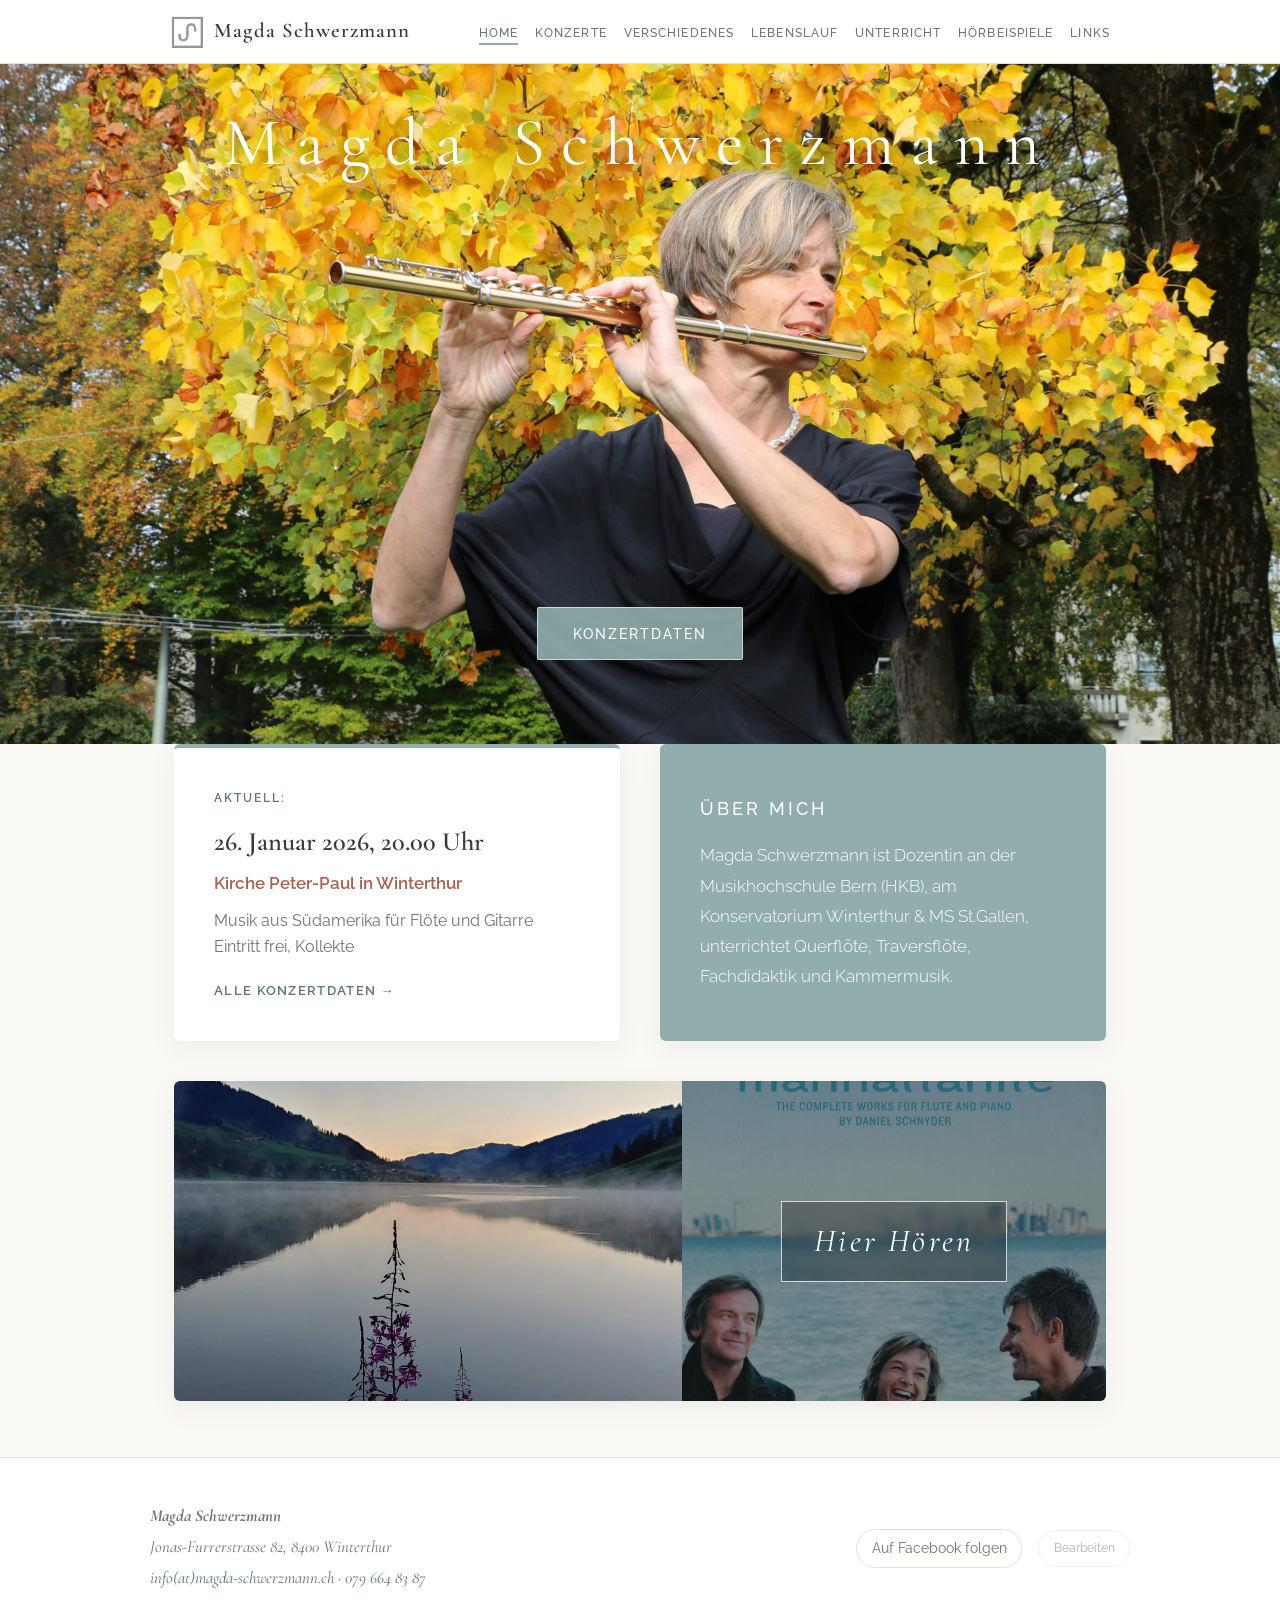
<file: index.html>
<!DOCTYPE html>
<html lang="de">
<head>
  <meta charset="utf-8" />
  <meta name="viewport" content="width=device-width, initial-scale=1" />
  <title>Musikerin | Magda Schwerzmann | Winterthur</title>
  <meta name="description" content="Magda Schwerzmann – Querflöte · Traversflöte · Kammermusik · Pädagogik in Winterthur" />
  <link rel="icon" href="./assets/images/logo.png" type="image/png" />
  <link rel="stylesheet" href="./assets/style.css" />
</head>
<body>
  <header class="site-header">
    <div class="header-inner">
      <a href="./" class="brand">
        <img src="./assets/images/logo.png" alt="Logo" />
        <span>Magda Schwerzmann</span>
      </a>
      <button class="nav-toggle" aria-label="Menü öffnen">☰</button>
      <nav class="site-nav" aria-label="Hauptnavigation">
        <ul>
          <li><a href="./" class="active">HOME</a></li>
          <li><a href="./konzerte/">KONZERTE</a></li>
          <li><a href="./verschiedenes/">VERSCHIEDENES</a></li>
          <li><a href="./lebenslauf/">LEBENSLAUF</a></li>
          <li><a href="./unterricht/">UNTERRICHT</a></li>
          <li><a href="./hoerbeispiele/">HÖRBEISPIELE</a></li>
          <li><a href="./links/">LINKS</a></li>
        </ul>
      </nav>
    </div>
  </header>

  <main>
    <section class="page-banner home-hero" style="background-image: url('./assets/images/hero-home.jpg');">
      <div class="page-banner-content">
        <h1>Magda Schwerzmann</h1>
        <a href="./konzerte/" class="btn-hero">Konzertdaten</a>
      </div>
    </section>

    <div class="container">
      <div class="home-grid">
        <div class="home-card home-card-aktuell">
          <span class="aktuell-badge">Aktuell:</span>
          <div class="aktuell-date">26. Januar 2026, 20.00 Uhr</div>
          <div class="aktuell-location">Kirche Peter-Paul in Winterthur</div>
          <div class="aktuell-program">Musik aus Südamerika für Flöte und Gitarre
Eintritt frei, Kollekte</div>
          <a href="./konzerte/" class="aktuell-link">Alle Konzertdaten →</a>
        </div>

        <div class="home-card home-card-about">
          <h2>ÜBER MICH</h2>
          <p>Magda Schwerzmann ist Dozentin an der Musikhochschule Bern (HKB), am Konservatorium Winterthur &amp; MS St.Gallen, unterrichtet Querflöte, Traversflöte, Fachdidaktik und Kammermusik.</p>
        </div>
      </div>

      <div class="home-Listen-banner">
        <div class="home-nature-photo" style="background-image: url('./assets/images/home-nature.jpg');"></div>
        <div class="home-listen-box" style="background-image: url('./assets/images/manhattanite-edited.jpg');">
          <a href="./hoerbeispiele/">Hier Hören</a>
        </div>
      </div>
    </div>
  </main>

  <footer class="site-footer">
    <div class="footer-inner">
      <div class="footer-contact">
        <p><strong>Magda Schwerzmann</strong></p>
        <p>Jonas-Furrerstrasse 82, 8400 Winterthur</p>
        <p><a href="mailto:info@magda-schwerzmann.ch">info(at)magda-schwerzmann.ch</a> · <a href="tel:0796648387">079 664 83 87</a></p>
      </div>
      <div class="footer-social">
        <a href="https://www.facebook.com/profile.php?id=100005173755310" target="_blank" rel="noopener noreferrer">
          Auf Facebook folgen
        </a>
        <a href="./admin/" class="footer-admin-link" title="Website bearbeiten">Bearbeiten</a>
      </div>
    </div>
  </footer>

  <script src="./assets/site.js"></script>
</body>
</html>
</file>
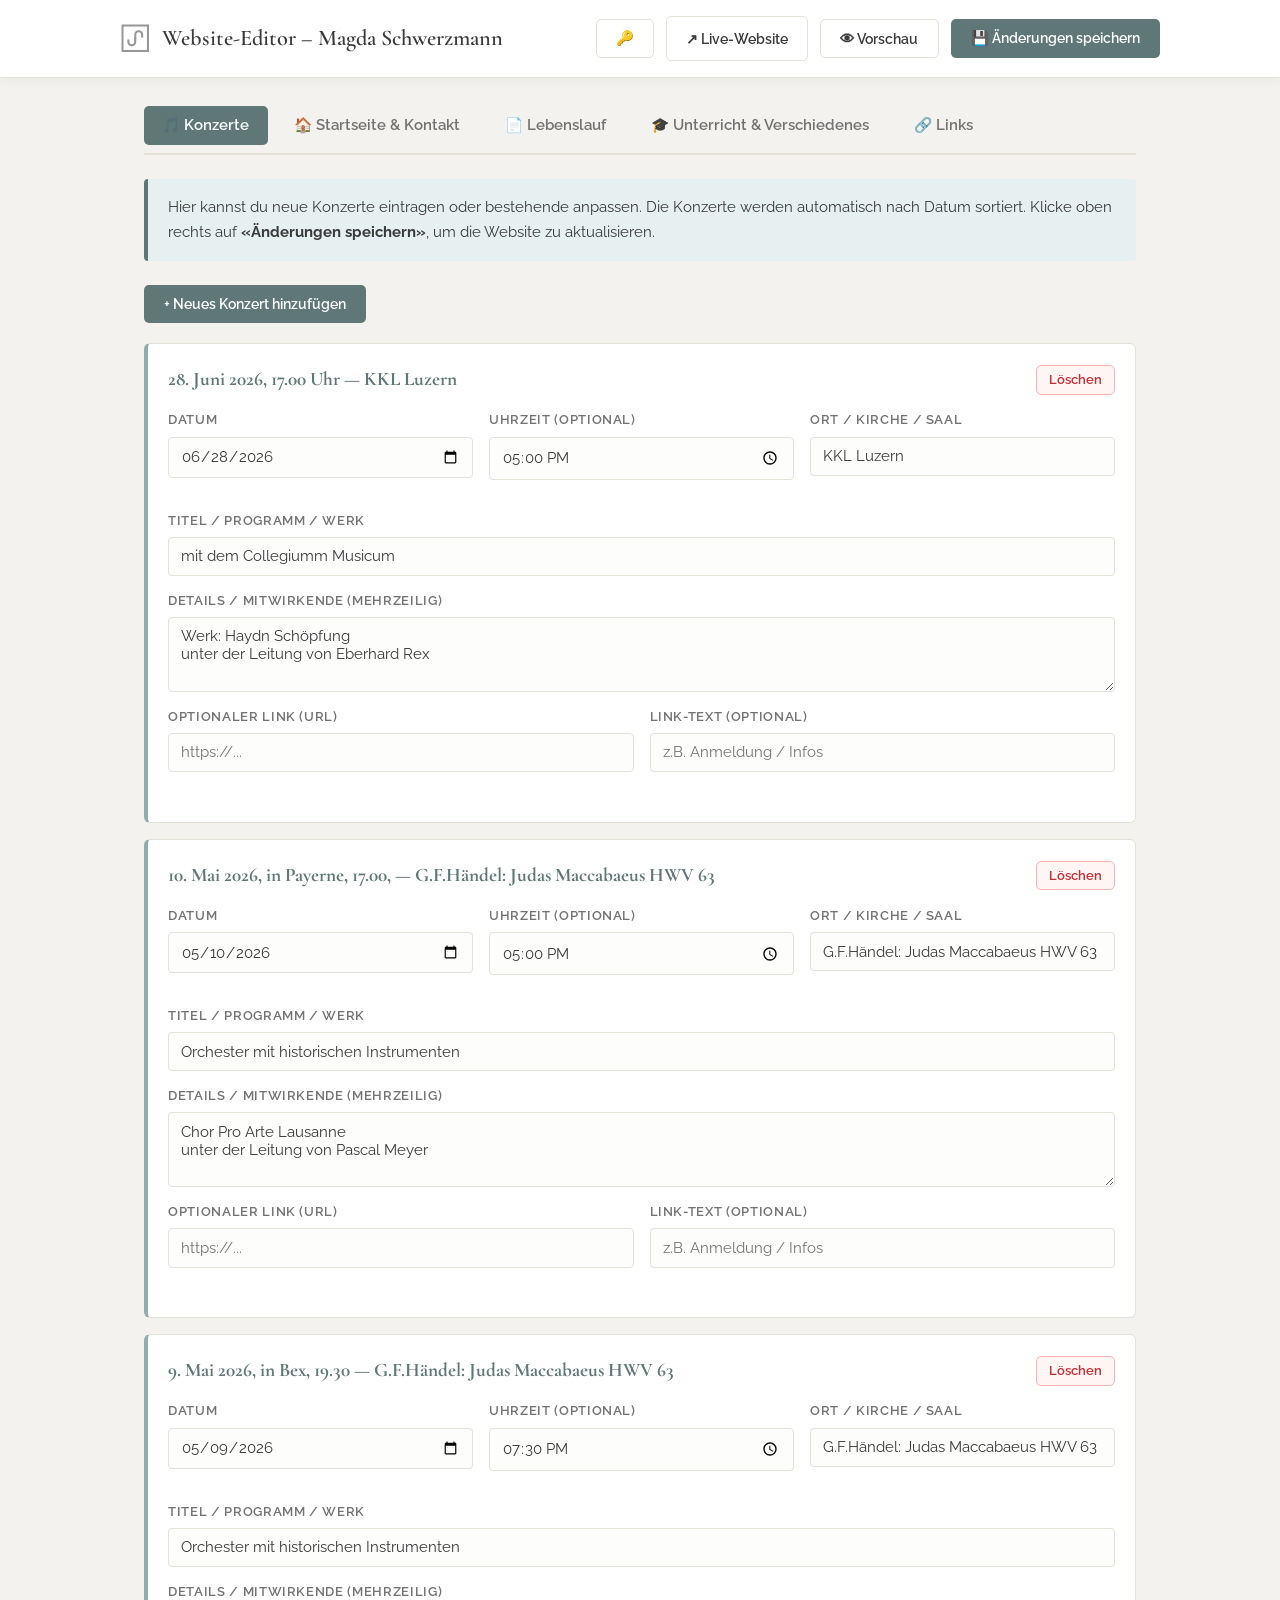
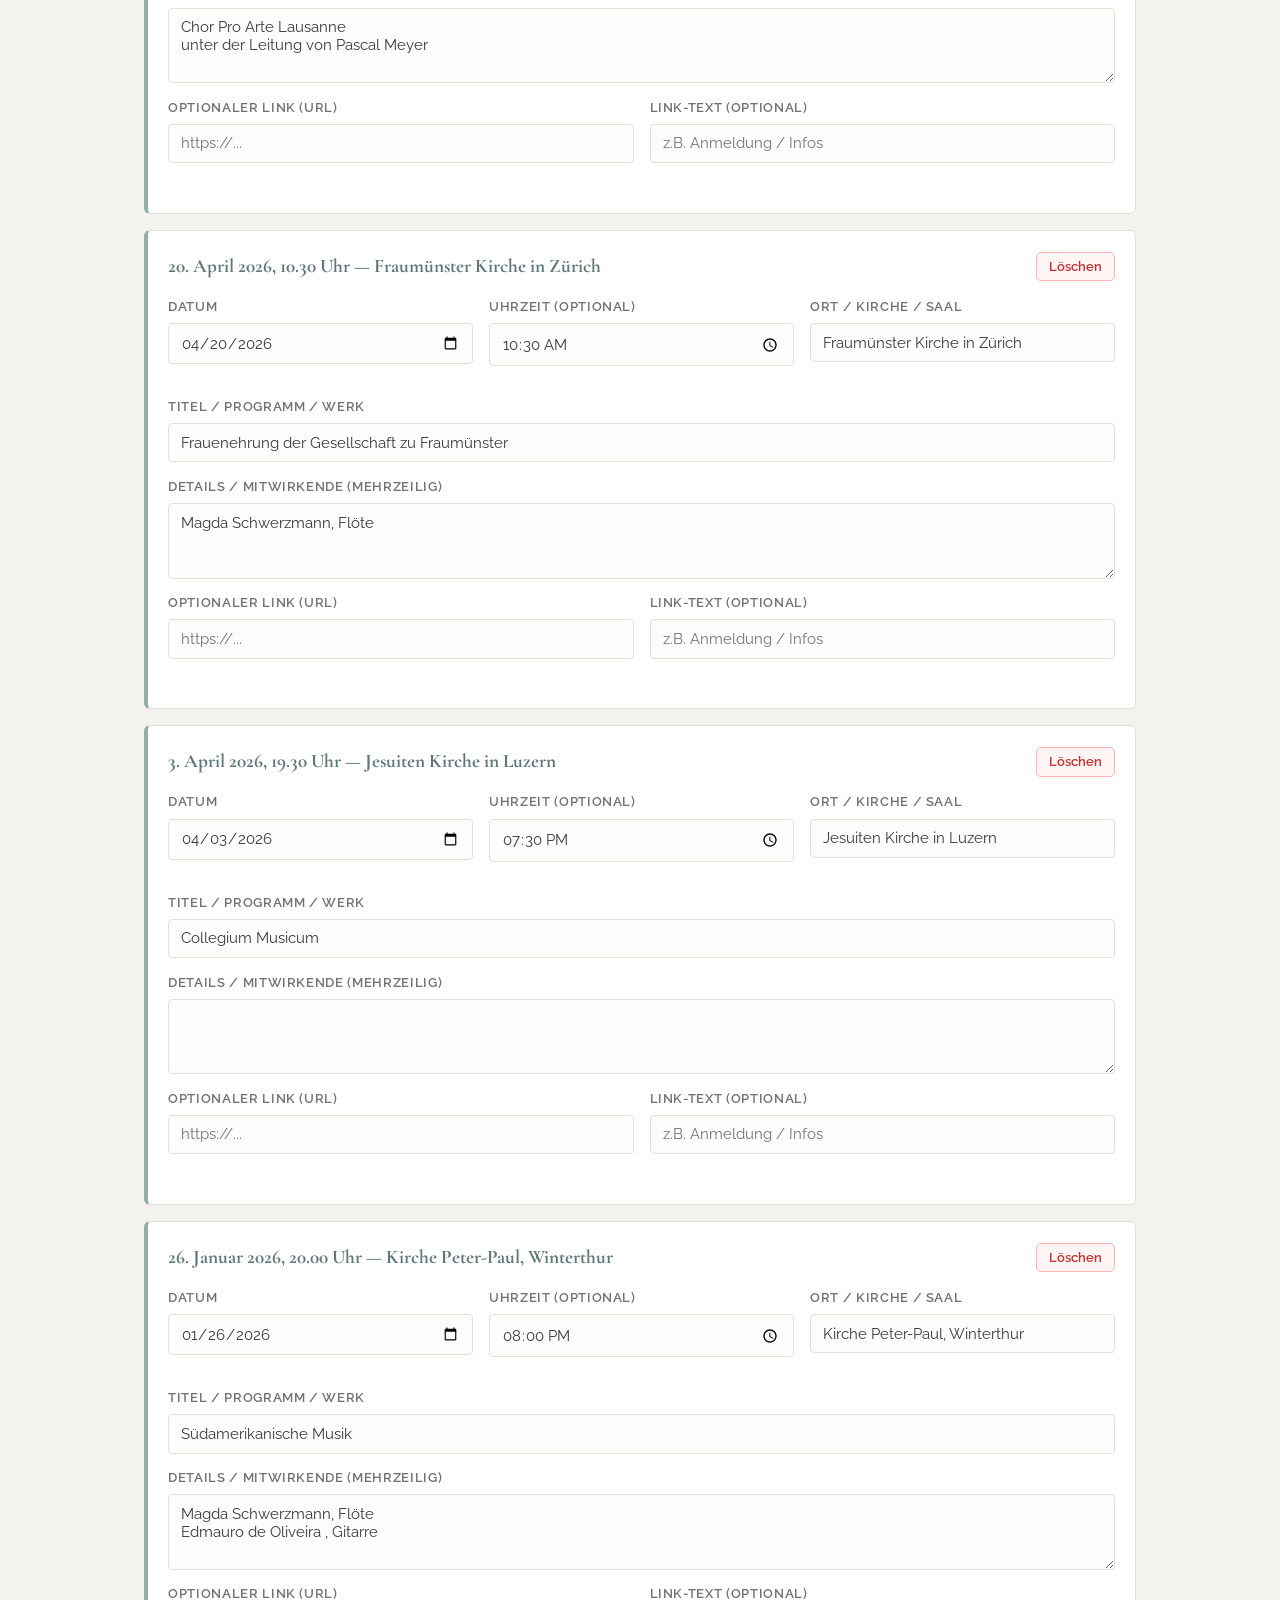
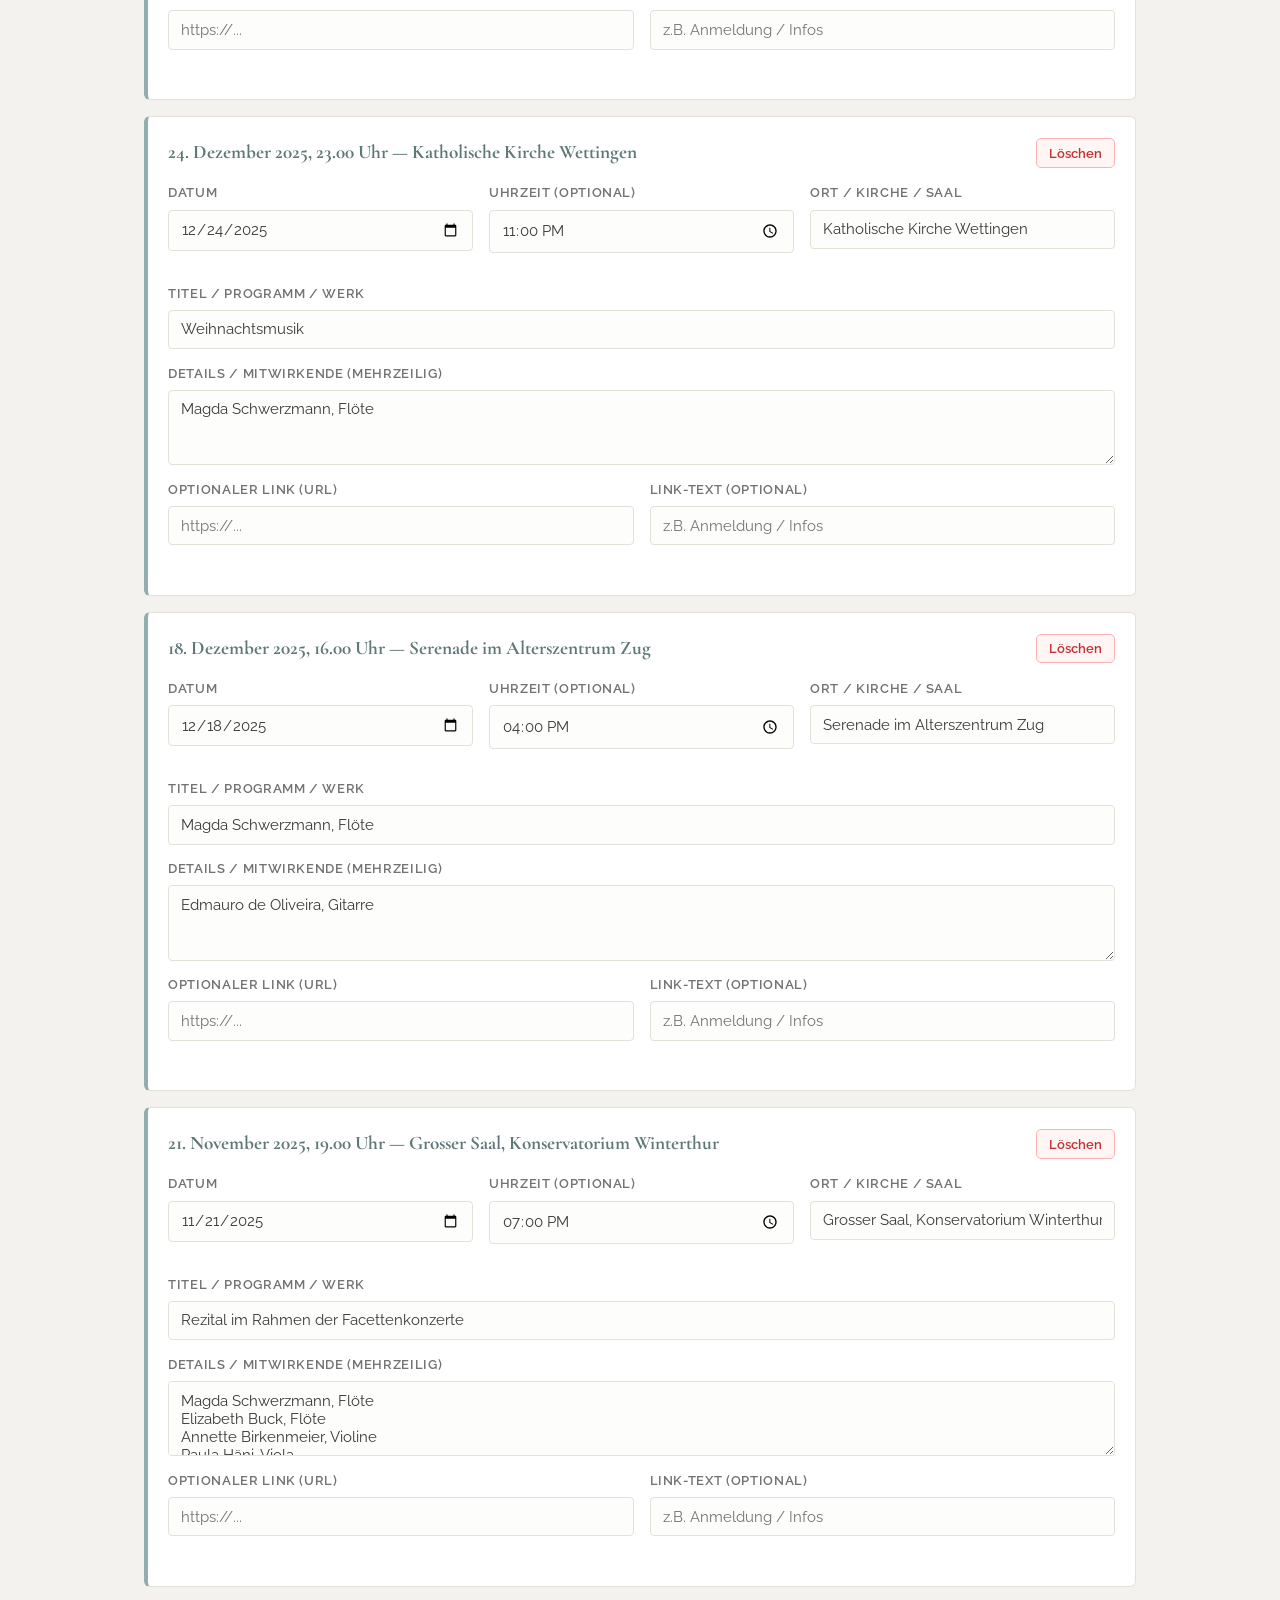
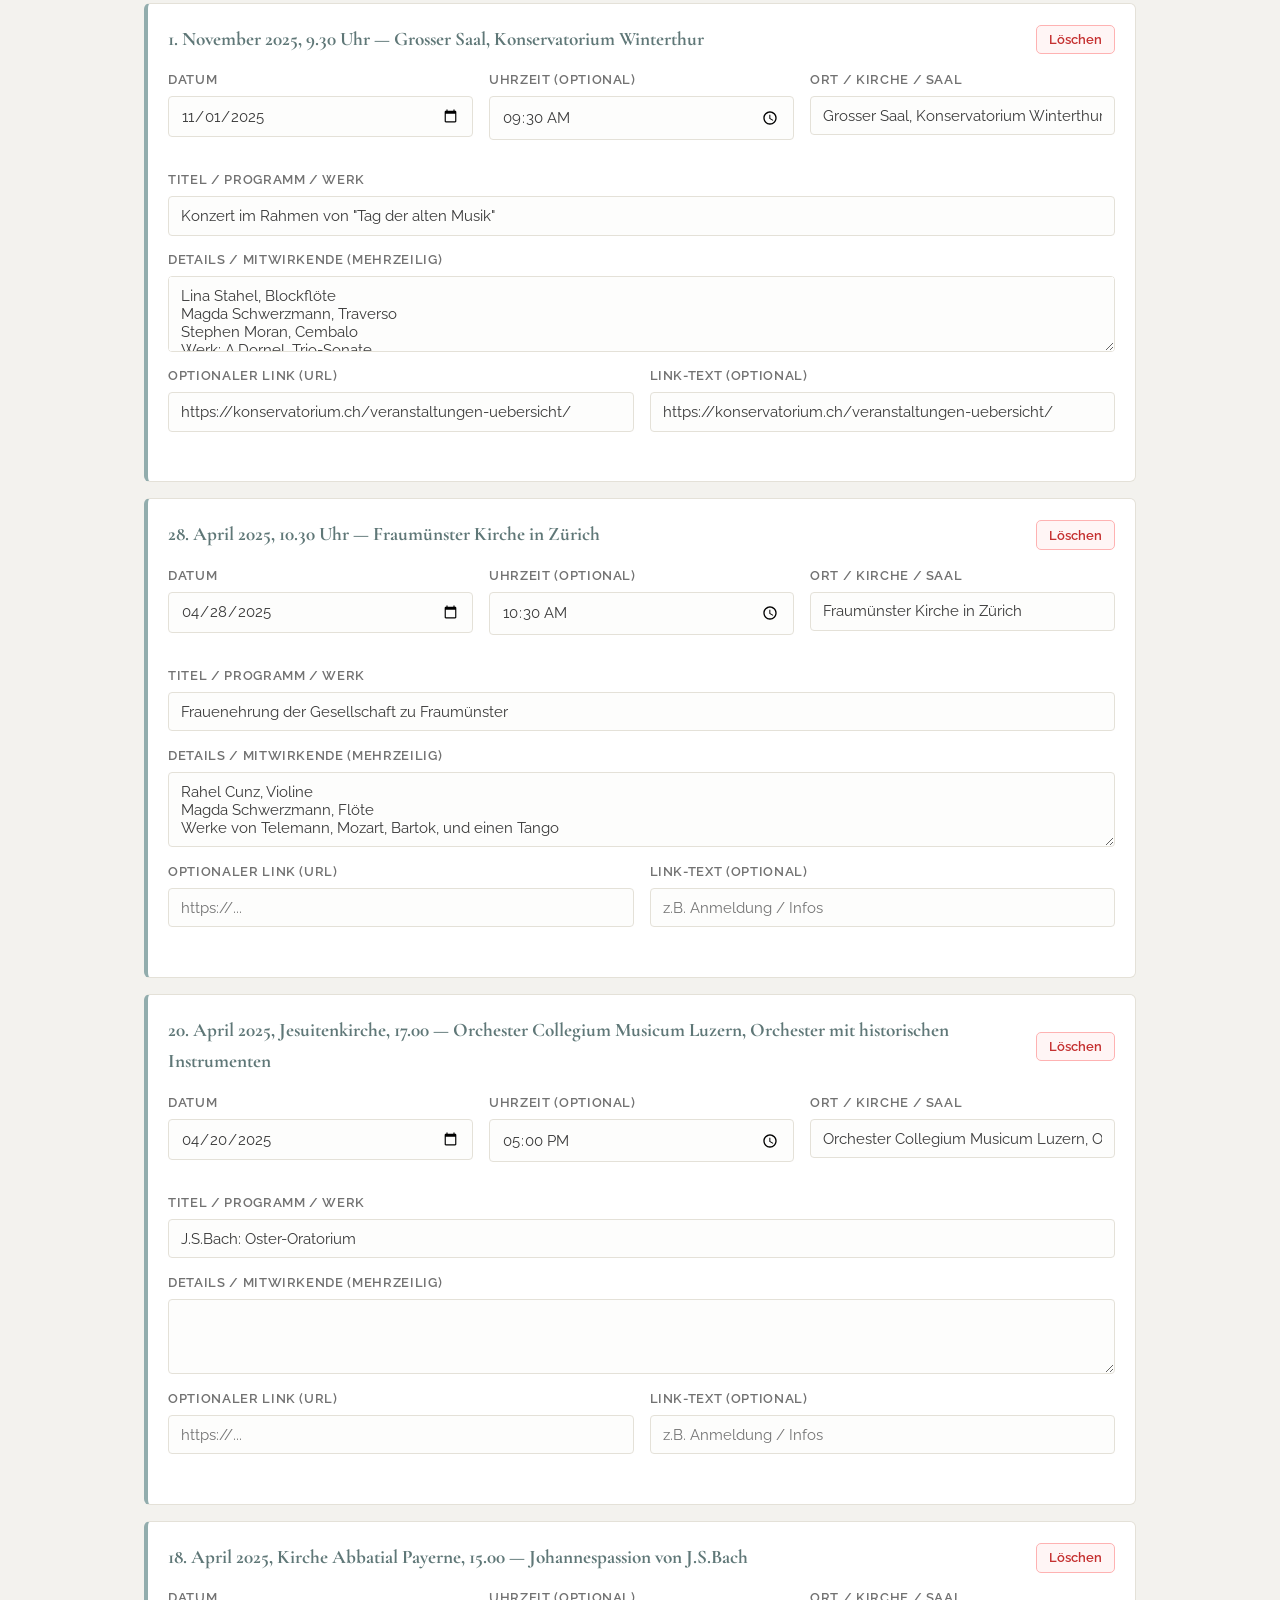
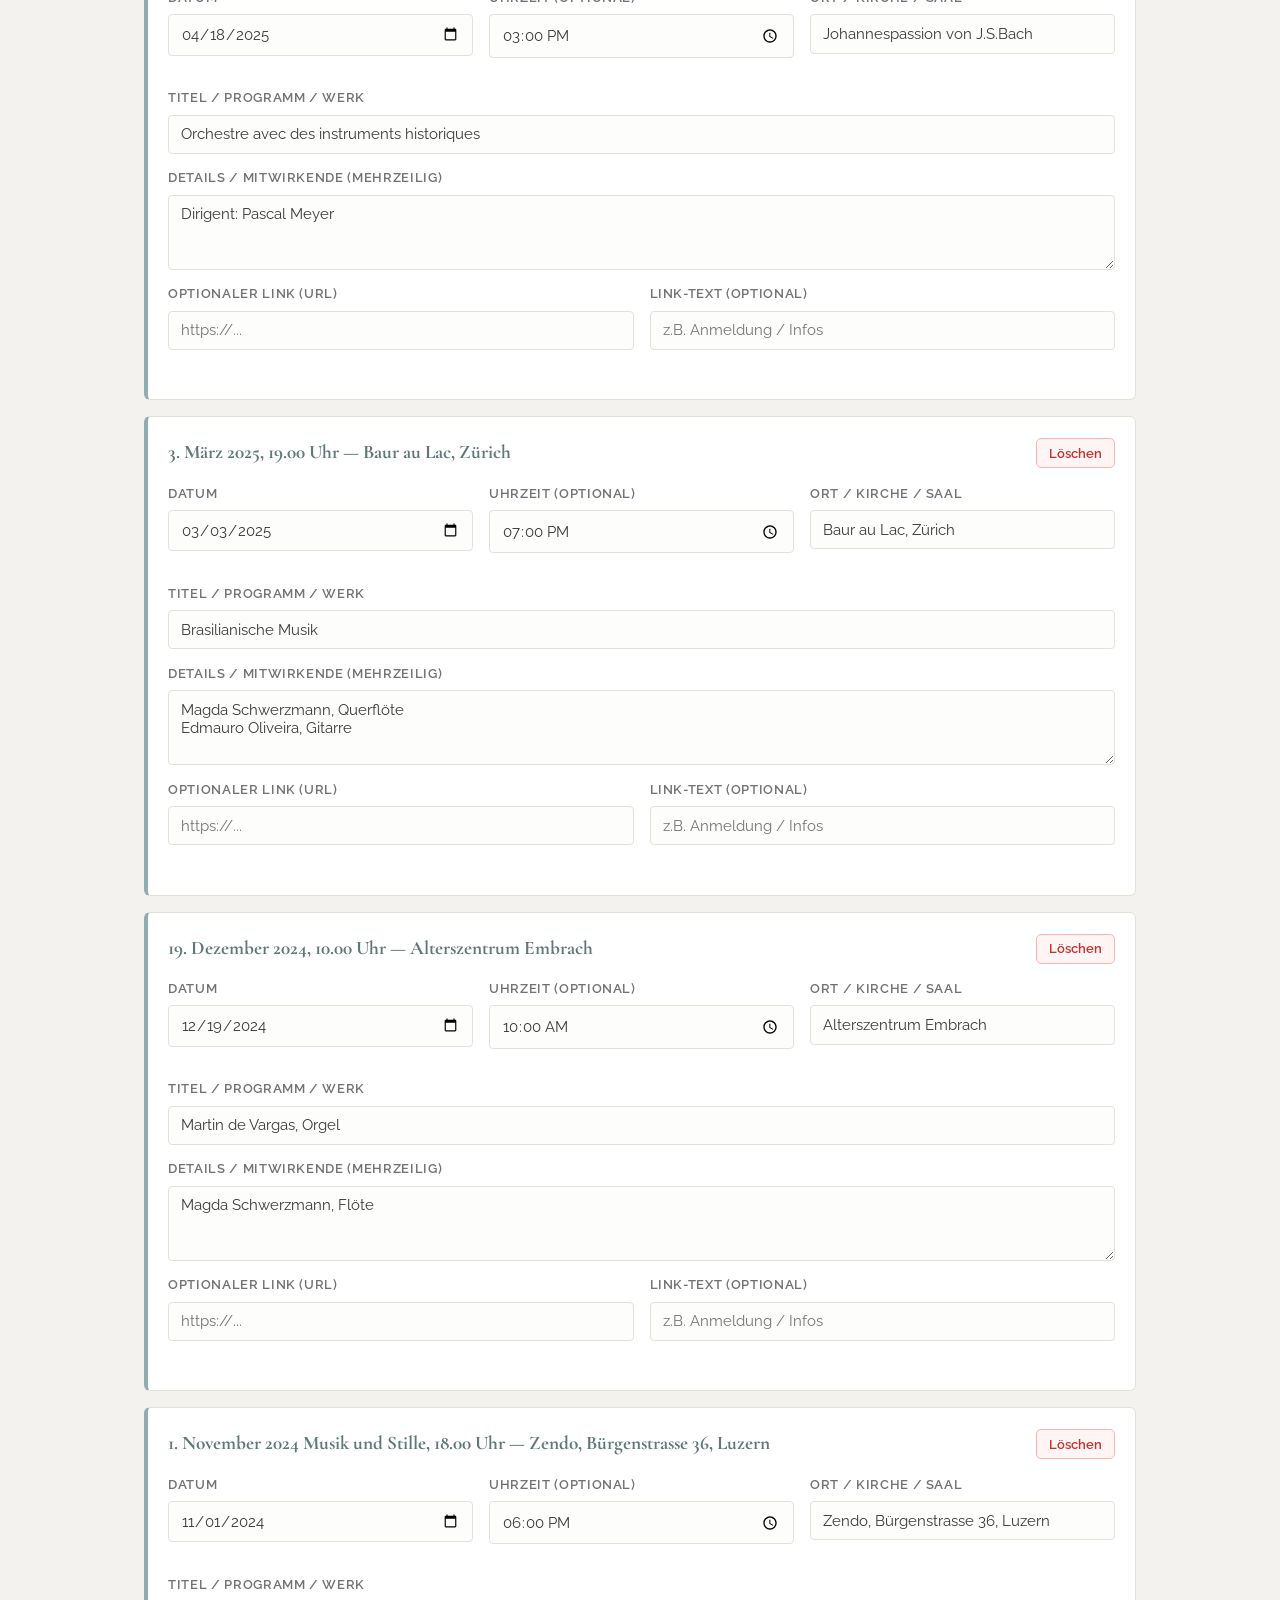
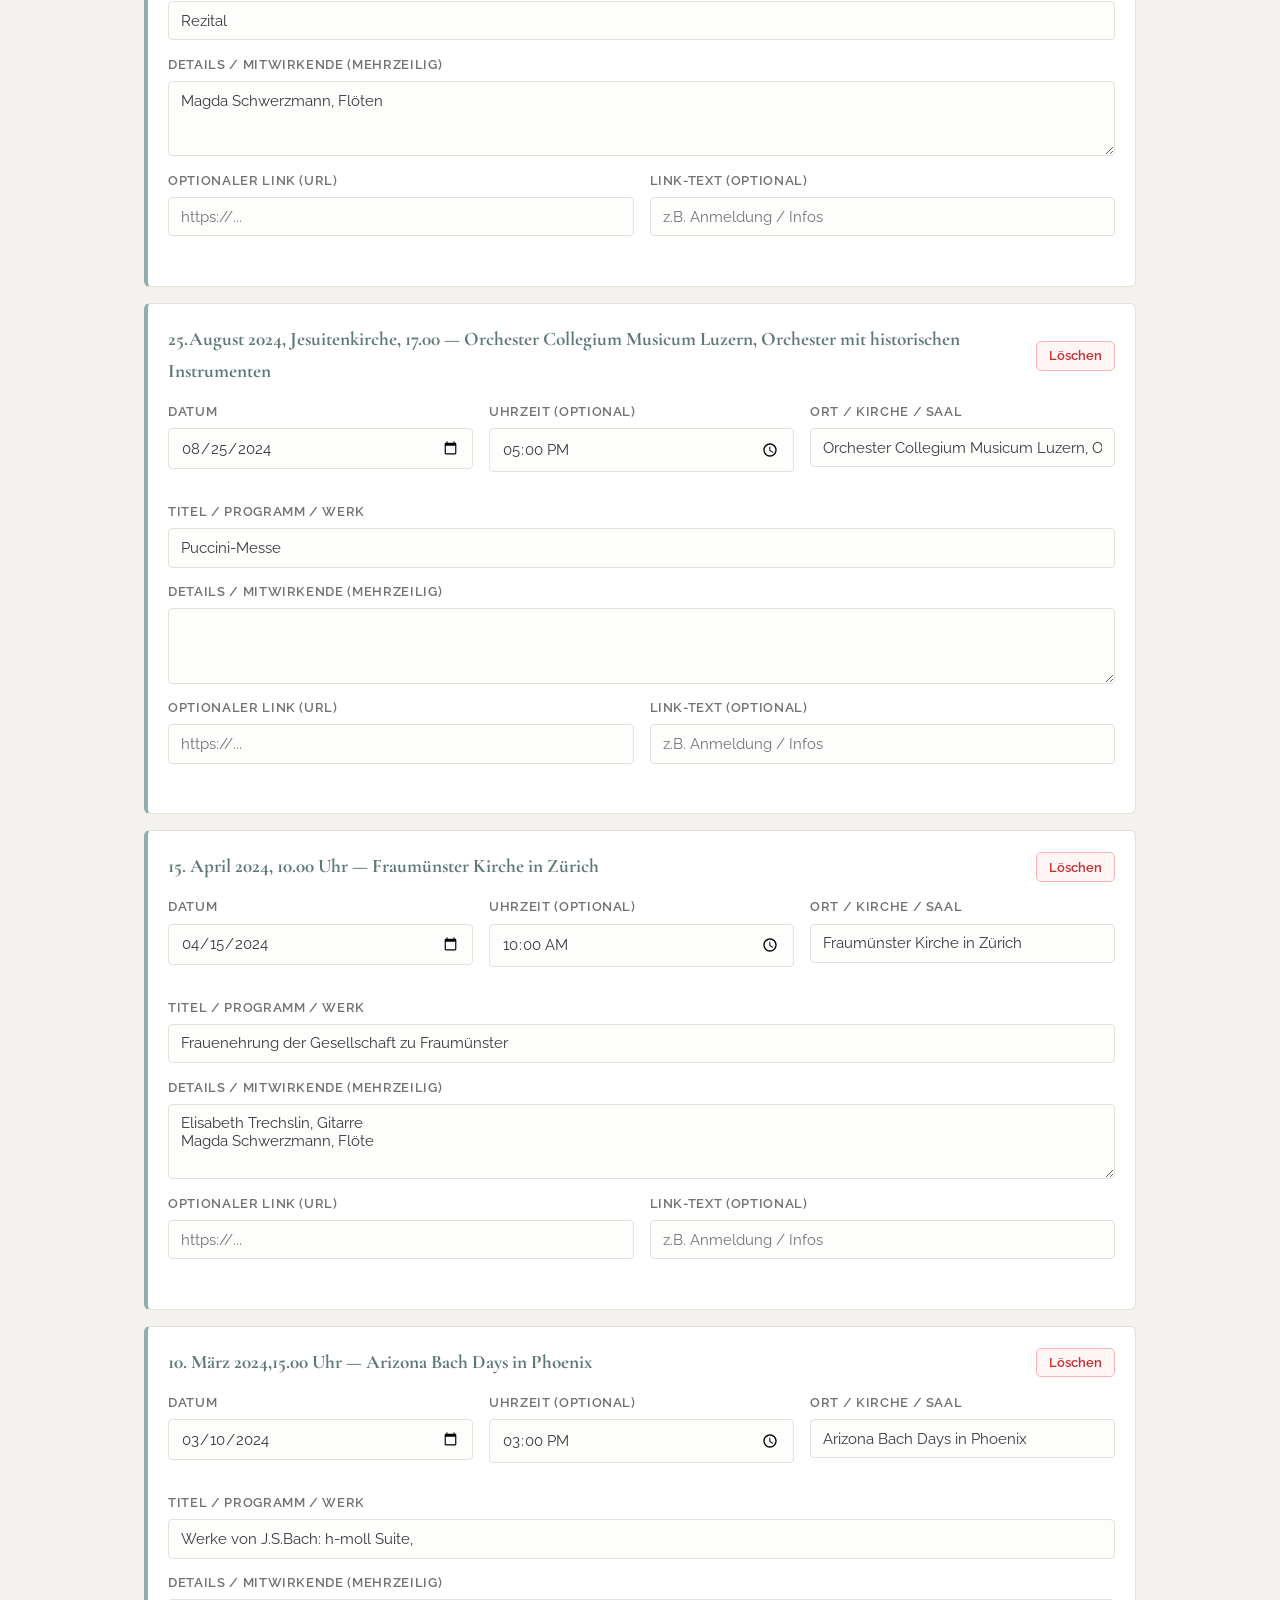
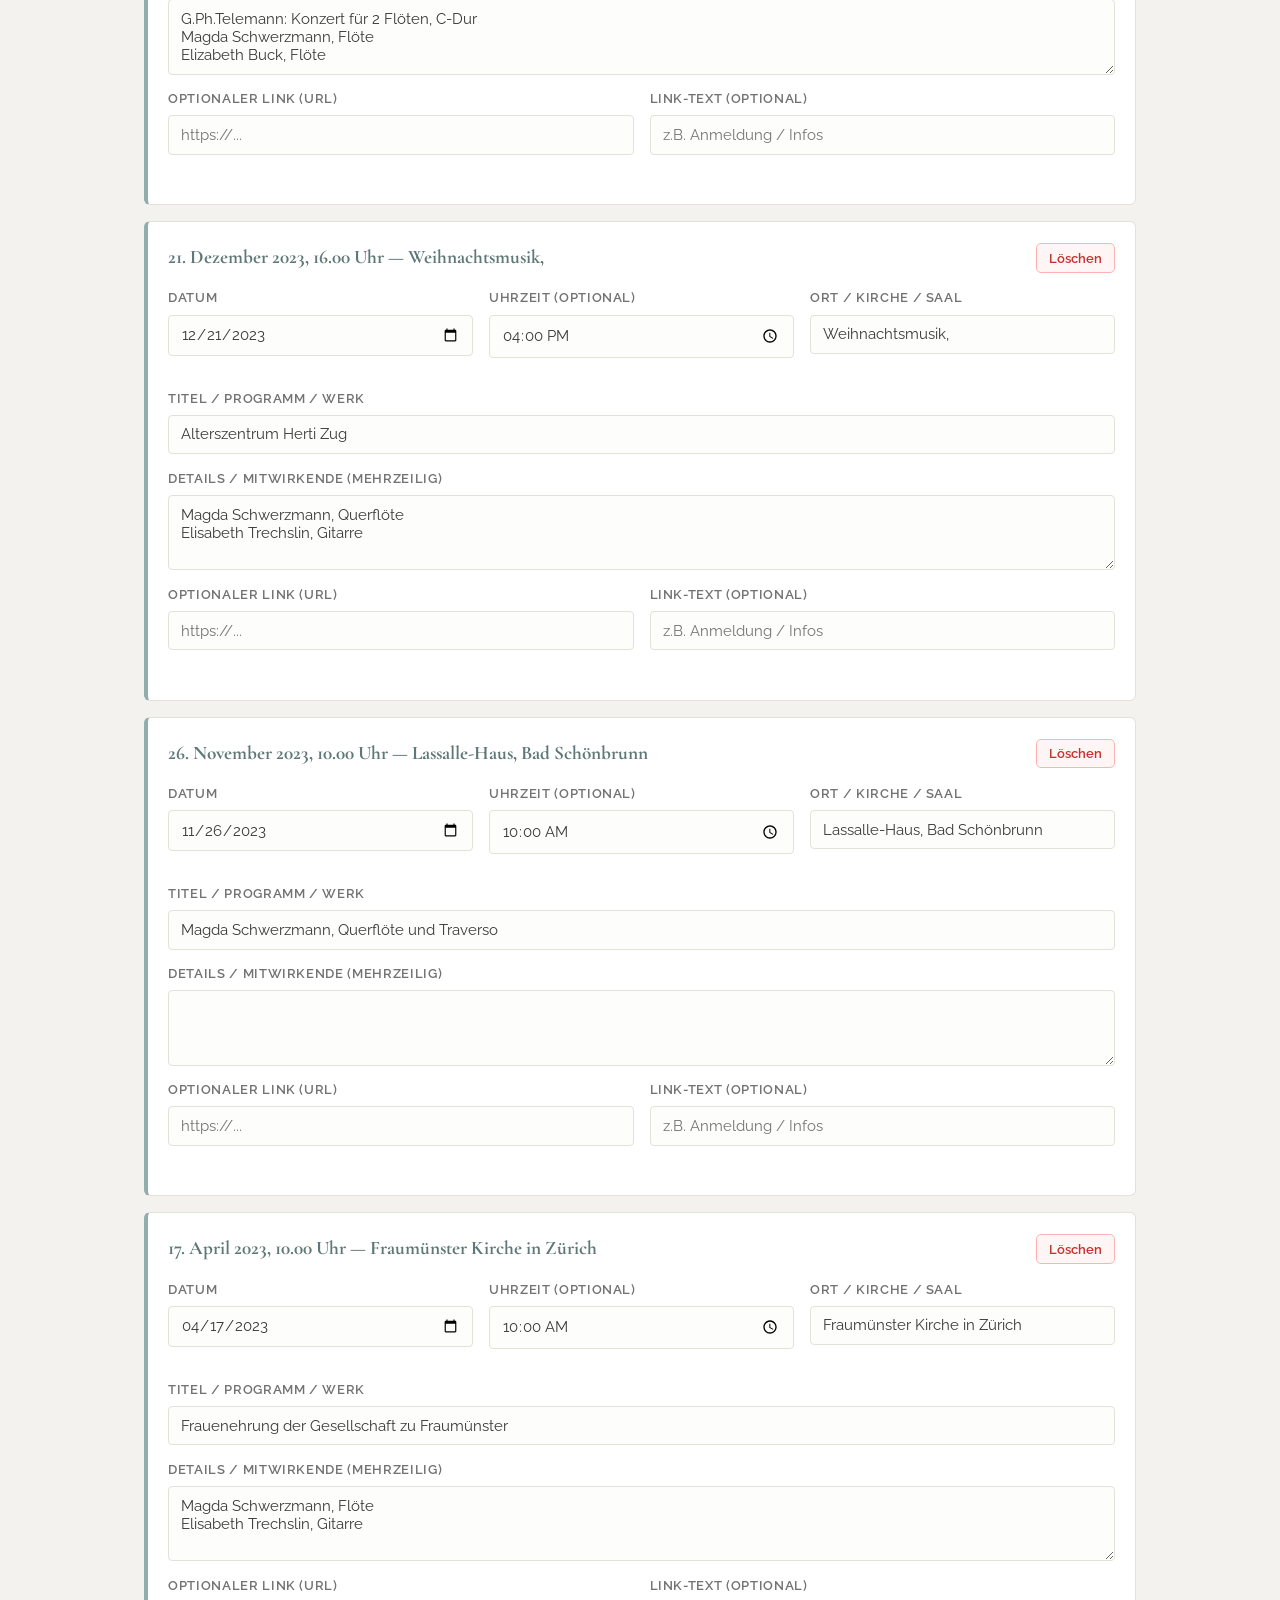
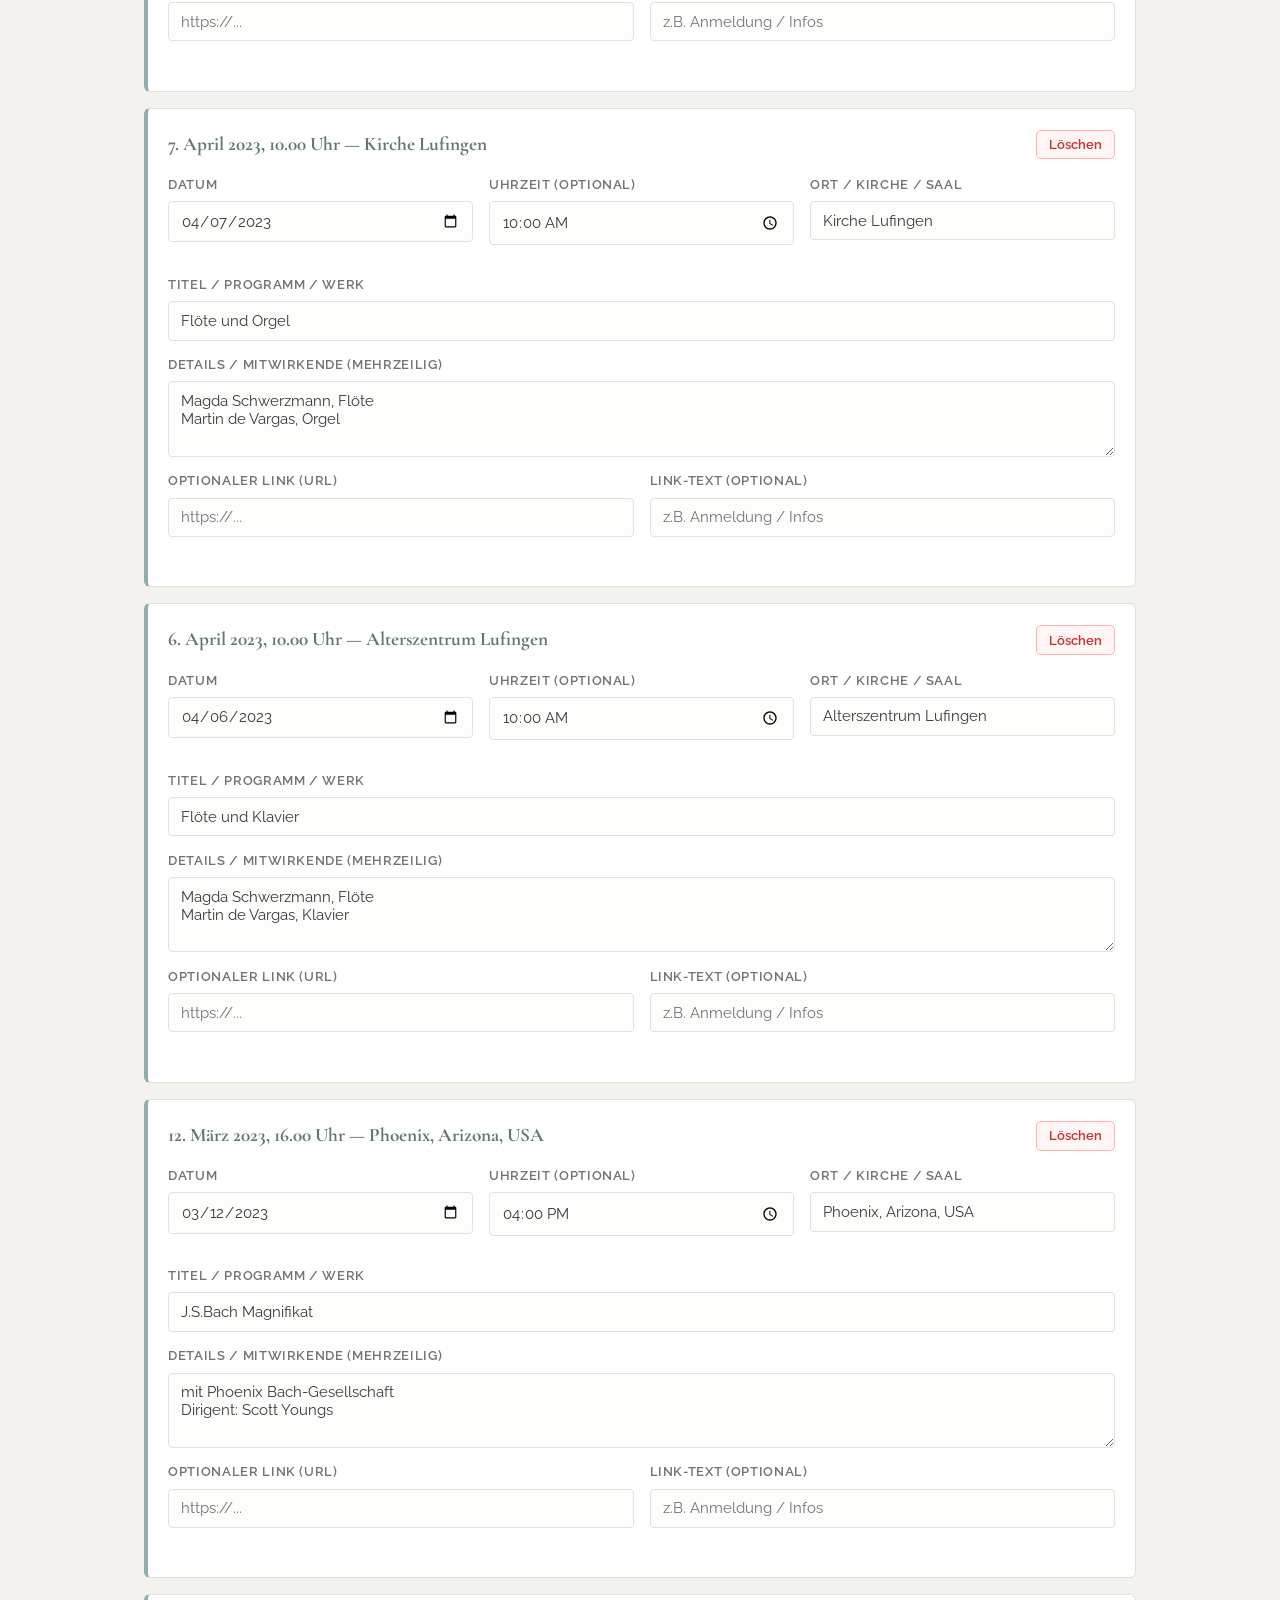
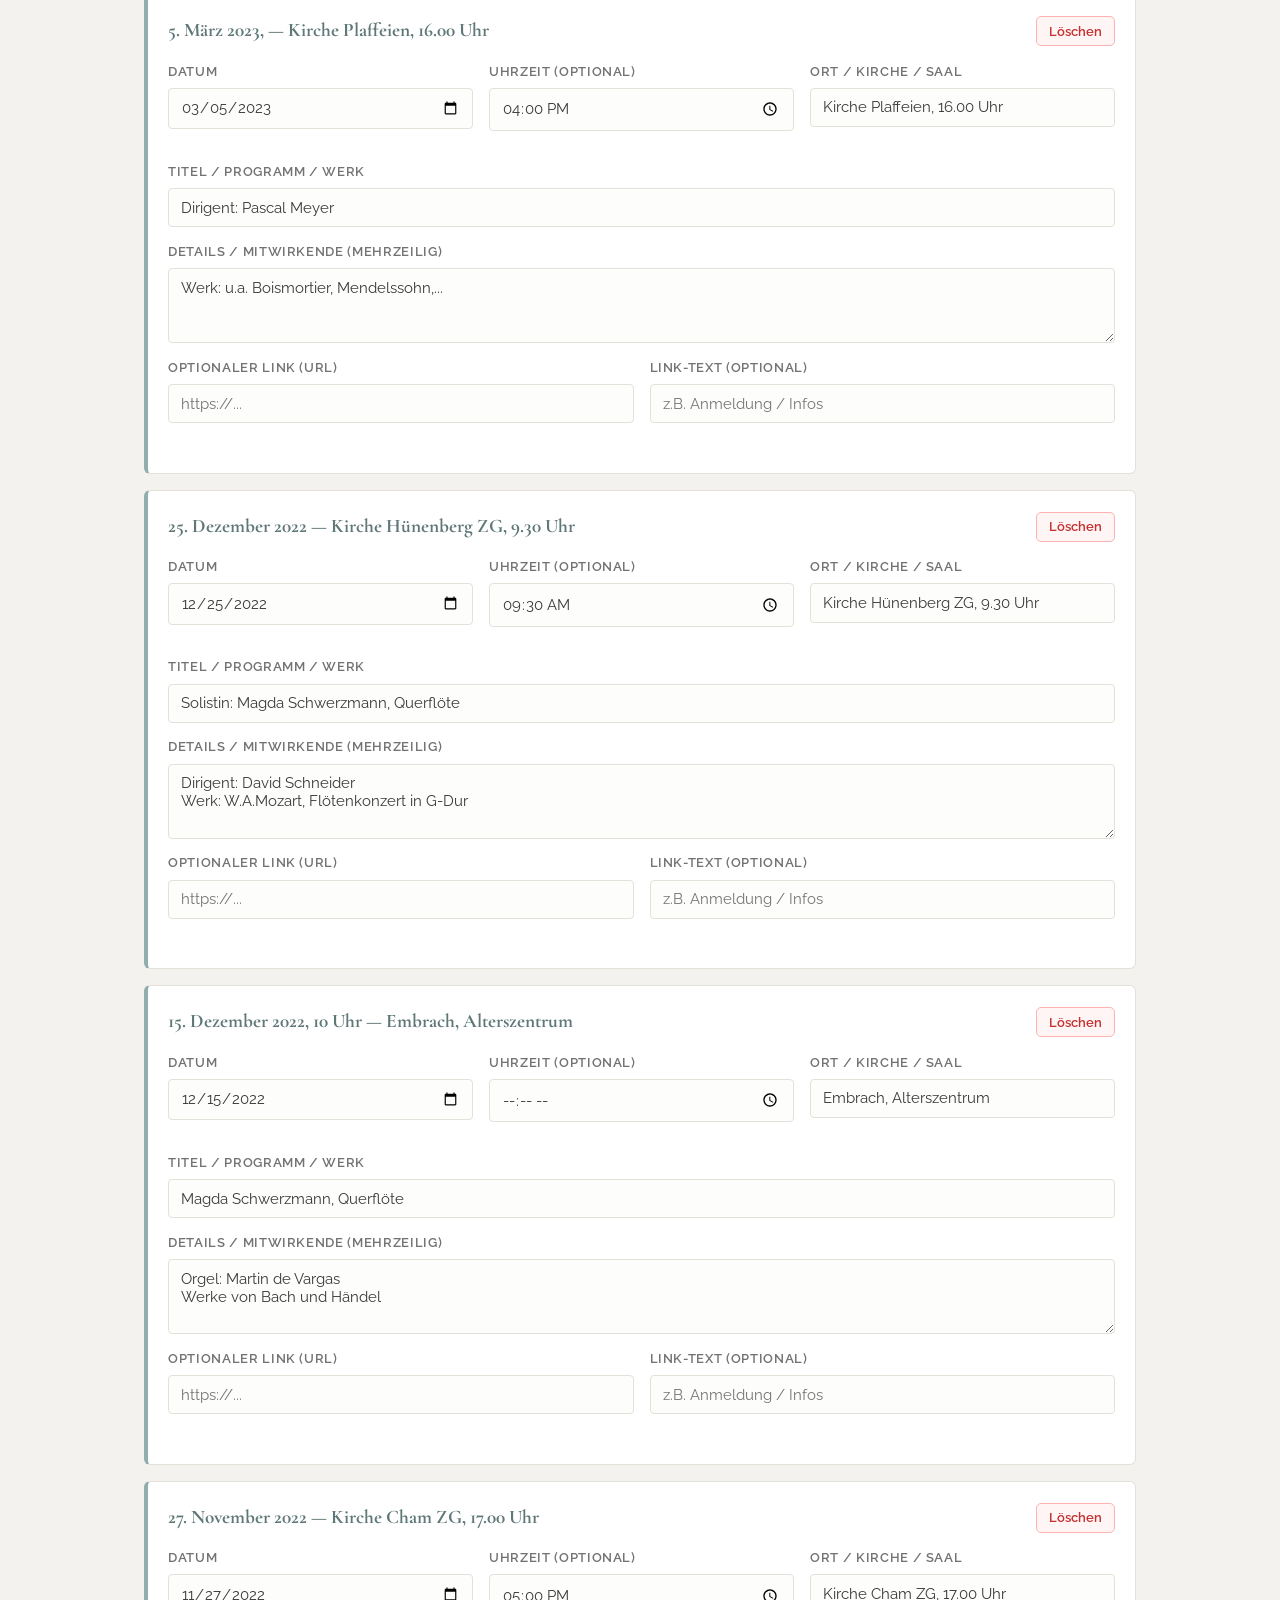
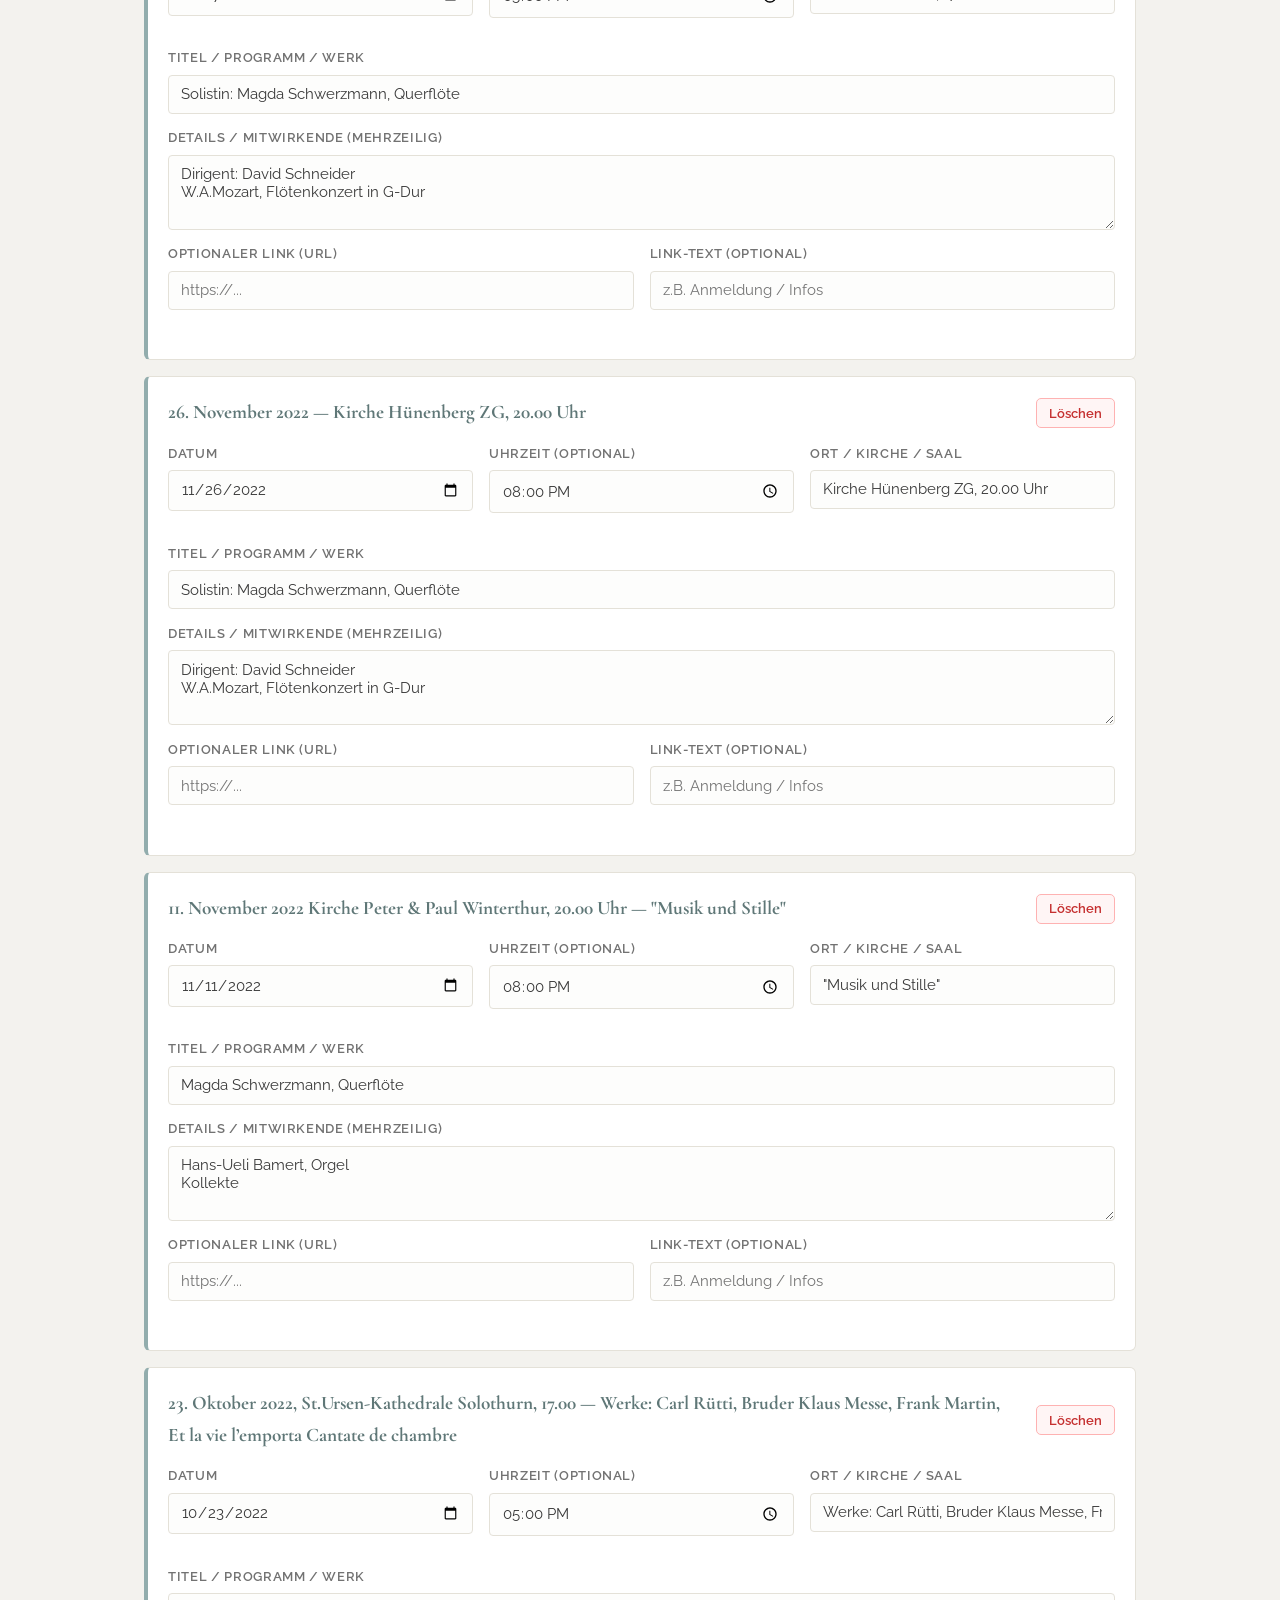
<file: admin/index.html>
<!DOCTYPE html>
<html lang="de">
<head>
  <meta charset="utf-8" />
  <meta name="viewport" content="width=device-width, initial-scale=1" />
  <meta name="robots" content="noindex, nofollow" />
  <title>Website verwalten | Magda Schwerzmann</title>
  <link rel="icon" href="../assets/images/logo.png" type="image/png" />
  <link rel="stylesheet" href="../assets/style.css" />
  <style>
    body {
      background: #f3f2ee;
    }
    .admin-header {
      background: #ffffff;
      border-bottom: 1px solid var(--border);
      padding: 1rem 1.5rem;
      position: sticky;
      top: 0;
      z-index: 200;
      box-shadow: var(--shadow-sm);
    }
    .admin-header-inner {
      max-width: 1040px;
      margin: 0 auto;
      display: flex;
      align-items: center;
      justify-content: space-between;
      flex-wrap: wrap;
      gap: 1rem;
    }
    .admin-title {
      display: flex;
      align-items: center;
      gap: 0.75rem;
      font-family: var(--font-serif);
      font-size: 1.4rem;
      font-weight: 600;
    }
    .admin-actions {
      display: flex;
      align-items: center;
      gap: 0.75rem;
    }
    .btn {
      display: inline-flex;
      align-items: center;
      gap: 0.45rem;
      padding: 0.6rem 1.2rem;
      border-radius: 5px;
      font-family: var(--font-sans);
      font-size: 0.9rem;
      font-weight: 600;
      cursor: pointer;
      border: 1px solid transparent;
      transition: all 0.15s ease;
    }
    .btn-primary {
      background: var(--teal);
      color: #ffffff;
    }
    .btn-primary:hover {
      background: #495e5e;
    }
    .btn-secondary {
      background: #ffffff;
      color: var(--text);
      border-color: var(--border);
    }
    .btn-secondary:hover {
      border-color: var(--teal);
      color: var(--teal);
    }
    .btn-danger {
      background: #fff5f5;
      color: #c53030;
      border-color: #feb2b2;
      padding: 0.4rem 0.75rem;
      font-size: 0.8rem;
    }
    .btn-danger:hover {
      background: #fed7d7;
    }
    .admin-container {
      max-width: 1040px;
      margin: 1.75rem auto 4rem;
      padding: 0 1.5rem;
    }
    .tabs {
      display: flex;
      gap: 0.5rem;
      flex-wrap: wrap;
      margin-bottom: 1.5rem;
      border-bottom: 2px solid var(--border);
      padding-bottom: 0.5rem;
    }
    .tab-btn {
      background: transparent;
      border: none;
      padding: 0.65rem 1.15rem;
      border-radius: 5px;
      font-family: var(--font-sans);
      font-size: 0.92rem;
      font-weight: 600;
      color: var(--text-muted);
      cursor: pointer;
    }
    .tab-btn:hover {
      background: rgba(95, 119, 119, 0.08);
      color: var(--teal);
    }
    .tab-btn.active {
      background: var(--teal);
      color: #ffffff;
    }
    .panel {
      display: none;
    }
    .panel.active {
      display: block;
    }
    .card {
      background: #ffffff;
      border: 1px solid var(--border);
      border-radius: 6px;
      padding: 1.5rem;
      margin-bottom: 1.25rem;
      box-shadow: var(--shadow-sm);
    }
    .card h2 {
      font-size: 1.2rem;
      color: var(--teal);
      margin-bottom: 1rem;
    }
    .form-grid {
      display: grid;
      grid-template-columns: repeat(auto-fit, minmax(220px, 1fr));
      gap: 1rem;
      margin-bottom: 1rem;
    }
    .form-group {
      display: flex;
      flex-direction: column;
      gap: 0.35rem;
      margin-bottom: 0.85rem;
    }
    .form-group label {
      font-size: 0.82rem;
      font-weight: 600;
      color: var(--text-muted);
      text-transform: uppercase;
      letter-spacing: 0.05em;
    }
    .form-group input,
    .form-group textarea,
    .form-group select {
      font-family: var(--font-sans);
      font-size: 0.96rem;
      padding: 0.6rem 0.75rem;
      border: 1px solid var(--border);
      border-radius: 4px;
      color: var(--text);
      background: #fdfdfc;
    }
    .form-group input:focus,
    .form-group textarea:focus,
    .form-group select:focus {
      outline: none;
      border-color: var(--teal);
      background: #ffffff;
    }
    .concert-editor-item {
      background: #ffffff;
      border: 1px solid var(--border);
      border-left: 4px solid var(--teal-light);
      border-radius: 6px;
      padding: 1.25rem;
      margin-bottom: 1rem;
    }
    .concert-editor-header {
      display: flex;
      justify-content: space-between;
      align-items: center;
      margin-bottom: 0.85rem;
      gap: 1rem;
    }
    .concert-editor-header strong {
      font-family: var(--font-serif);
      font-size: 1.2rem;
      color: var(--teal);
    }
    .status-toast {
      position: fixed;
      bottom: 1.5rem;
      right: 1.5rem;
      padding: 0.9rem 1.4rem;
      border-radius: 6px;
      background: #2f5233;
      color: #ffffff;
      font-weight: 600;
      box-shadow: var(--shadow);
      z-index: 999;
      display: none;
    }
    .status-toast.error {
      background: #9b2c2c;
    }
    .help-banner {
      background: var(--teal-pale);
      border-left: 4px solid var(--teal);
      padding: 1rem 1.25rem;
      border-radius: 4px;
      margin-bottom: 1.5rem;
      font-size: 0.95rem;
    }
    .modal-backdrop {
      position: fixed;
      inset: 0;
      background: rgba(25, 32, 32, 0.55);
      backdrop-filter: blur(3px);
      display: none;
      align-items: center;
      justify-content: center;
      padding: 1.25rem;
      z-index: 500;
    }
    .modal-backdrop.open {
      display: flex;
    }
    .modal-card {
      background: #ffffff;
      border-radius: 8px;
      max-width: 520px;
      width: 100%;
      padding: 1.75rem;
      box-shadow: 0 18px 48px rgba(0, 0, 0, 0.18);
    }
    .modal-header {
      display: flex;
      justify-content: space-between;
      align-items: center;
      margin-bottom: 0.75rem;
    }
    .modal-header h2 {
      font-size: 1.25rem;
      color: var(--teal);
    }
    .modal-close {
      background: none;
      border: none;
      font-size: 1.35rem;
      color: var(--text-muted);
      cursor: pointer;
      padding: 0.2rem 0.4rem;
    }
    .preview-overlay {
      position: fixed;
      inset: 0;
      background: #232c2c;
      z-index: 600;
      display: none;
      flex-direction: column;
    }
    .preview-overlay.open {
      display: flex;
    }
    .preview-toolbar {
      background: #1c2424;
      color: #ffffff;
      padding: 0.65rem 1.25rem;
      display: flex;
      align-items: center;
      justify-content: space-between;
      flex-wrap: wrap;
      gap: 0.75rem;
      border-bottom: 1px solid rgba(255, 255, 255, 0.12);
    }
    .preview-badge {
      display: inline-flex;
      align-items: center;
      gap: 0.5rem;
      font-size: 0.9rem;
      font-weight: 600;
      color: #ede1a1;
    }
    .preview-pages {
      display: flex;
      gap: 0.35rem;
      flex-wrap: wrap;
    }
    .preview-page-btn {
      background: rgba(255, 255, 255, 0.1);
      color: #e0e6e6;
      border: none;
      border-radius: 4px;
      padding: 0.35rem 0.7rem;
      font-family: var(--font-sans);
      font-size: 0.78rem;
      font-weight: 600;
      cursor: pointer;
    }
    .preview-page-btn:hover,
    .preview-page-btn.active {
      background: var(--teal-light);
      color: #ffffff;
    }
    .preview-frame {
      flex: 1;
      width: 100%;
      border: none;
      background: #faf9f6;
    }
  </style>
</head>
<body>
  <header class="admin-header">
    <div class="admin-header-inner">
      <div class="admin-title">
        <img src="../assets/images/logo.png" alt="Logo" style="width: 30px; height: 30px;" />
        <span>Website-Editor – Magda Schwerzmann</span>
      </div>
      <div class="admin-actions">
        <button type="button" id="openAuthModalBtn" class="btn btn-secondary" title="Zugangsschlüssel hinterlegen oder ändern">🔑</button>
        <a href="../" target="_blank" class="btn btn-secondary">↗ Live-Website</a>
        <button type="button" id="previewBtn" class="btn btn-secondary">👁 Vorschau</button>
        <button type="button" id="saveBtn" class="btn btn-primary">💾 Änderungen speichern</button>
      </div>
    </div>
  </header>

  <div class="admin-container">
    <div class="tabs">
      <button type="button" class="tab-btn active" data-tab="konzerte">🎵 Konzerte</button>
      <button type="button" class="tab-btn" data-tab="home">🏠 Startseite & Kontakt</button>
      <button type="button" class="tab-btn" data-tab="lebenslauf">📄 Lebenslauf</button>
      <button type="button" class="tab-btn" data-tab="unterricht">🎓 Unterricht & Verschiedenes</button>
      <button type="button" class="tab-btn" data-tab="links">🔗 Links</button>
    </div>

    <!-- TAB 1: KONZERTE -->
    <section id="panel-konzerte" class="panel active">
      <div class="help-banner">
        Hier kannst du neue Konzerte eintragen oder bestehende anpassen. Die Konzerte werden automatisch nach Datum sortiert. Klicke oben rechts auf <strong>«Änderungen speichern»</strong>, um die Website zu aktualisieren.
      </div>

      <div style="margin-bottom: 1.25rem;">
        <button type="button" id="addConcertBtn" class="btn btn-primary">+ Neues Konzert hinzufügen</button>
      </div>

      <div id="concertsEditorList"></div>
    </section>

    <!-- TAB 2: STARTSEITE & KONTAKT -->
    <section id="panel-home" class="panel">
      <div class="card">
        <h2>«Aktuell» auf der Startseite</h2>
        <div class="form-group">
          <label for="aktuellMode">Anzeige-Modus</label>
          <select id="aktuellMode">
            <option value="auto">Automatisch das nächste kommende Konzert aus der Konzertliste zeigen</option>
            <option value="manual">Manuell festlegen (eigener Text unten)</option>
          </select>
        </div>
        <div id="manualAktuellFields">
          <div class="form-grid">
            <div class="form-group">
              <label for="aktDate">Datum & Uhrzeit</label>
              <input type="text" id="aktDate" placeholder="z.B. 28. Juni 2026, 17.00 Uhr" />
            </div>
            <div class="form-group">
              <label for="aktLocation">Ort / Kirche / Saal</label>
              <input type="text" id="aktLocation" placeholder="z.B. KKL Luzern" />
            </div>
          </div>
          <div class="form-group">
            <label for="aktProgram">Programm / Titel</label>
            <input type="text" id="aktProgram" />
          </div>
          <div class="form-group">
            <label for="aktNote">Zusatzinfo (z.B. Eintritt / Leitung)</label>
            <input type="text" id="aktNote" />
          </div>
        </div>
      </div>

      <div class="card">
        <h2>Über mich (Startseite)</h2>
        <div class="form-group">
          <label for="aboutTitle">Überschrift</label>
          <input type="text" id="aboutTitle" />
        </div>
        <div class="form-group">
          <label for="aboutText">Kurztext auf der Startseite</label>
          <textarea id="aboutText" rows="4"></textarea>
        </div>
      </div>

      <div class="card">
        <h2>Kontaktangaben (Fusszeile auf allen Seiten)</h2>
        <div class="form-grid">
          <div class="form-group">
            <label for="contactName">Name</label>
            <input type="text" id="contactName" />
          </div>
          <div class="form-group">
            <label for="contactStreet">Strasse</label>
            <input type="text" id="contactStreet" />
          </div>
          <div class="form-group">
            <label for="contactCity">PLZ & Ort</label>
            <input type="text" id="contactCity" />
          </div>
          <div class="form-group">
            <label for="contactPhone">Telefon</label>
            <input type="text" id="contactPhone" />
          </div>
          <div class="form-group">
            <label for="contactEmail">E-Mail-Adresse</label>
            <input type="email" id="contactEmail" />
          </div>
          <div class="form-group">
            <label for="contactEmailDisplay">Angezeigte E-Mail</label>
            <input type="text" id="contactEmailDisplay" />
          </div>
        </div>
      </div>
    </section>

    <!-- TAB 3: LEBENSLAUF -->
    <section id="panel-lebenslauf" class="panel">
      <div class="card">
        <h2>Lebenslauf – Absätze</h2>
        <p style="font-size: 0.9rem; color: var(--text-muted); margin-bottom: 1rem;">
          Jedes Textfeld entspricht einem Absatz auf der Seite «Lebenslauf».
        </p>
        <div id="bioParagraphsList"></div>
        <button type="button" id="addBioParaBtn" class="btn btn-secondary">+ Weiteren Absatz hinzufügen</button>
      </div>
    </section>

    <!-- TAB 4: UNTERRICHT & VERSCHIEDENES -->
    <section id="panel-unterricht" class="panel">
      <div class="card">
        <h2>Unterricht</h2>
        <div class="form-group">
          <label for="untHeading">Haupttitel</label>
          <input type="text" id="untHeading" />
        </div>
        <div class="form-group">
          <label for="untSubheading">Untertitel</label>
          <input type="text" id="untSubheading" />
        </div>
        <div id="untInstitutionsList"></div>
      </div>

      <div class="card">
        <h2>Verschiedenes – Karten</h2>
        <div id="verschiedenesCardsList"></div>
      </div>
    </section>

    <!-- TAB 5: LINKS -->
    <section id="panel-links" class="panel">
      <div class="card">
        <h2>Links verwalten</h2>
        <div id="linksEditorList"></div>
        <button type="button" id="addLinkBtn" class="btn btn-secondary">+ Neuen Link hinzufügen</button>
      </div>
    </section>

    <!-- MODAL: ZUGANGSSCHLÜSSEL (POPS UP ON SAVE IF TOKEN IS MISSING) -->
    <div id="authModal" class="modal-backdrop" role="dialog" aria-modal="true" aria-labelledby="authModalTitle">
      <div class="modal-card">
        <div class="modal-header">
          <h2 id="authModalTitle">🔑 Einmalige Anmeldung zum Speichern</h2>
          <button type="button" id="closeAuthModalBtn" class="modal-close" aria-label="Schliessen">✕</button>
        </div>
        <p style="font-size: 0.95rem; color: var(--text-muted); margin-bottom: 1rem;">
          Bitte gib einmalig deinen persönlichen Zugangsschlüssel ein. Er wird in deinem Browser gemerkt, sodass du künftig direkt mit einem Klick speichern kannst.
        </p>
        <div class="form-group">
          <label for="ghToken">Persönlicher Zugangsschlüssel</label>
          <input type="password" id="ghToken" placeholder="Zugangsschlüssel hier einfügen..." />
        </div>
        <div style="display: flex; justify-content: flex-end; gap: 0.75rem; margin-top: 1.25rem;">
          <button type="button" id="cancelAuthModalBtn" class="btn btn-secondary">Abbrechen</button>
          <button type="button" id="saveGhSettingsBtn" class="btn btn-primary">Zugang merken & Speichern</button>
        </div>
      </div>
    </div>
  </div>

  <div id="previewOverlay" class="preview-overlay" role="dialog" aria-modal="true" aria-label="Website-Vorschau">
    <div class="preview-toolbar">
      <div class="preview-badge">👁 Vorschau (noch nicht gespeichert)</div>
      <div class="preview-pages" id="previewPageBtns">
        <button type="button" class="preview-page-btn" data-p="home">Startseite</button>
        <button type="button" class="preview-page-btn" data-p="konzerte">Konzerte</button>
        <button type="button" class="preview-page-btn" data-p="verschiedenes">Verschiedenes</button>
        <button type="button" class="preview-page-btn" data-p="lebenslauf">Lebenslauf</button>
        <button type="button" class="preview-page-btn" data-p="unterricht">Unterricht</button>
        <button type="button" class="preview-page-btn" data-p="hoerbeispiele">Hörbeispiele</button>
        <button type="button" class="preview-page-btn" data-p="links">Links</button>
      </div>
      <div style="display: flex; gap: 0.5rem;">
        <button type="button" id="closePreviewBtn" class="btn btn-secondary" style="padding: 0.45rem 0.9rem; font-size: 0.85rem;">← Weiter bearbeiten</button>
        <button type="button" id="saveFromPreviewBtn" class="btn btn-primary" style="padding: 0.45rem 0.9rem; font-size: 0.85rem;">💾 Jetzt speichern</button>
      </div>
    </div>
    <iframe id="previewFrame" class="preview-frame" title="Vorschau"></iframe>
  </div>

  <div id="toast" class="status-toast"></div>

  <script>
    let siteData = null;

    const MONTHS_DE = [
      'Januar', 'Februar', 'März', 'April', 'Mai', 'Juni',
      'Juli', 'August', 'September', 'Oktober', 'November', 'Dezember'
    ];

    function showToast(msg, isError = false) {
      const t = document.getElementById('toast');
      t.textContent = msg;
      t.className = isError ? 'status-toast error' : 'status-toast';
      t.style.display = 'block';
      setTimeout(() => { t.style.display = 'none'; }, 4000);
    }

    // Tabs
    document.querySelectorAll('.tab-btn').forEach((btn) => {
      btn.addEventListener('click', () => {
        document.querySelectorAll('.tab-btn').forEach(b => b.classList.remove('active'));
        document.querySelectorAll('.panel').forEach(p => p.classList.remove('active'));
        btn.classList.add('active');
        document.getElementById('panel-' + btn.dataset.tab).classList.add('active');
      });
    });

    async function loadContent() {
      const res = await fetch('../data/content.json?t=' + Date.now());
      siteData = await res.json();
      renderAll();
    }

    function renderAll() {
      renderConcerts();
      renderHomeAndContact();
      renderBio();
      renderUnterrichtAndVerschiedenes();
      renderLinks();
      loadGhSettings();
    }

    function formatConcertDateDe(dateIso, timeStr) {
      if (!dateIso) return 'Neues Konzert';
      const parts = dateIso.split('-');
      if (parts.length !== 3) return dateIso;
      const day = parseInt(parts[2], 10);
      const month = MONTHS_DE[parseInt(parts[1], 10) - 1] || '';
      const year = parts[0];
      let res = `${day}. ${month} ${year}`;
      if (timeStr && timeStr.trim()) {
        let t = timeStr.trim().replace(':', '.');
        if (!t.toLowerCase().includes('uhr')) t += ' Uhr';
        res += `, ${t}`;
      }
      return res;
    }

    function renderConcerts() {
      const list = document.getElementById('concertsEditorList');
      list.innerHTML = '';

      siteData.concerts.forEach((c, idx) => {
        if (!c.dateDisplay) {
          c.dateDisplay = formatConcertDateDe(c.dateIso, c.time);
        }
        const el = document.createElement('div');
        el.className = 'concert-editor-item';
        el.innerHTML = `
          <div class="concert-editor-header">
            <strong id="concert-hdr-${idx}">${escapeHtml(c.dateDisplay)} — ${escapeHtml(c.location || 'Ort eingeben')}</strong>
            <button type="button" class="btn btn-danger" data-del="${idx}">Löschen</button>
          </div>
          <div class="form-grid">
            <div class="form-group">
              <label>Datum</label>
              <input type="date" value="${escapeAttr(c.dateIso || '')}" data-idx="${idx}" data-field="dateIso" />
            </div>
            <div class="form-group">
              <label>Uhrzeit (optional)</label>
              <input type="time" value="${escapeAttr(c.time || '')}" data-idx="${idx}" data-field="time" />
            </div>
            <div class="form-group">
              <label>Ort / Kirche / Saal</label>
              <input type="text" value="${escapeAttr(c.location || '')}" placeholder="z.B. KKL Luzern" data-idx="${idx}" data-field="location" />
            </div>
          </div>
          <div class="form-group">
            <label>Titel / Programm / Werk</label>
            <input type="text" value="${escapeAttr(c.title || '')}" placeholder="z.B. Haydn: Die Schöpfung" data-idx="${idx}" data-field="title" />
          </div>
          <div class="form-group">
            <label>Details / Mitwirkende (mehrzeilig)</label>
            <textarea rows="3" data-idx="${idx}" data-field="details">${escapeHtml(c.details || '')}</textarea>
          </div>
          <div class="form-grid">
            <div class="form-group">
              <label>Optionaler Link (URL)</label>
              <input type="url" value="${escapeAttr(c.linkUrl || '')}" placeholder="https://..." data-idx="${idx}" data-field="linkUrl" />
            </div>
            <div class="form-group">
              <label>Link-Text (optional)</label>
              <input type="text" value="${escapeAttr(c.linkLabel || '')}" placeholder="z.B. Anmeldung / Infos" data-idx="${idx}" data-field="linkLabel" />
            </div>
          </div>
        `;
        list.appendChild(el);
      });

      list.querySelectorAll('input, textarea').forEach((inp) => {
        inp.addEventListener('input', (e) => {
          const i = Number(e.target.dataset.idx);
          const f = e.target.dataset.field;
          siteData.concerts[i][f] = e.target.value;
          delete siteData.concerts[i].lines;
          delete siteData.concerts[i].rawLines;
          siteData.concerts[i].dateDisplay = formatConcertDateDe(
            siteData.concerts[i].dateIso,
            siteData.concerts[i].time
          );
          const hdr = document.getElementById(`concert-hdr-${i}`);
          if (hdr) {
            hdr.textContent = `${siteData.concerts[i].dateDisplay} — ${siteData.concerts[i].location || 'Ort eingeben'}`;
          }
        });
      });

      list.querySelectorAll('[data-del]').forEach((btn) => {
        btn.addEventListener('click', () => {
          const i = Number(btn.dataset.del);
          if (confirm('Dieses Konzert wirklich löschen?')) {
            siteData.concerts.splice(i, 1);
            renderConcerts();
          }
        });
      });
    }

    document.getElementById('addConcertBtn').addEventListener('click', () => {
      const today = new Date().toISOString().slice(0, 10);
      siteData.concerts.unshift({
        id: 'concert-' + Date.now(),
        dateIso: today,
        time: '19:30',
        dateDisplay: formatConcertDateDe(today, '19:30'),
        location: '',
        title: '',
        details: '',
        linkUrl: '',
        linkLabel: ''
      });
      renderConcerts();
    });

    function renderHomeAndContact() {
      const h = siteData.home;
      const c = siteData.site.contact;
      document.getElementById('aktuellMode').value = h.aktuellMode || 'manual';
      document.getElementById('aktDate').value = h.aktuellConcert?.dateDisplay || '';
      document.getElementById('aktLocation').value = h.aktuellConcert?.location || '';
      document.getElementById('aktProgram').value = h.aktuellConcert?.program || '';
      document.getElementById('aktNote').value = h.aktuellConcert?.note || '';
      document.getElementById('aboutTitle').value = h.aboutTitle || '';
      document.getElementById('aboutText').value = h.aboutText || '';

      document.getElementById('contactName').value = c.name || '';
      document.getElementById('contactStreet').value = c.street || '';
      document.getElementById('contactCity').value = c.city || '';
      document.getElementById('contactPhone').value = c.phone || '';
      document.getElementById('contactEmail').value = c.email || '';
      document.getElementById('contactEmailDisplay').value = c.emailDisplay || '';
    }

    function collectHomeAndContact() {
      siteData.home.aktuellMode = document.getElementById('aktuellMode').value;
      siteData.home.aktuellConcert = {
        label: 'Aktuell:',
        dateDisplay: document.getElementById('aktDate').value,
        location: document.getElementById('aktLocation').value,
        program: document.getElementById('aktProgram').value,
        note: document.getElementById('aktNote').value
      };
      siteData.home.aboutTitle = document.getElementById('aboutTitle').value;
      siteData.home.aboutText = document.getElementById('aboutText').value;

      siteData.site.contact.name = document.getElementById('contactName').value;
      siteData.site.contact.street = document.getElementById('contactStreet').value;
      siteData.site.contact.city = document.getElementById('contactCity').value;
      siteData.site.contact.phone = document.getElementById('contactPhone').value;
      siteData.site.contact.email = document.getElementById('contactEmail').value;
      siteData.site.contact.emailDisplay = document.getElementById('contactEmailDisplay').value;
    }

    function renderBio() {
      const container = document.getElementById('bioParagraphsList');
      container.innerHTML = '';
      siteData.lebenslauf.paragraphs.forEach((p, idx) => {
        const div = document.createElement('div');
        div.className = 'form-group';
        div.innerHTML = `
          <div style="display:flex; justify-content:space-between; align-items:center;">
            <label>Absatz ${idx + 1}</label>
            <button type="button" class="btn btn-danger" data-del-bio="${idx}">Entfernen</button>
          </div>
          <textarea rows="3" data-bio-idx="${idx}">${escapeHtml(p)}</textarea>
        `;
        container.appendChild(div);
      });

      container.querySelectorAll('textarea').forEach((ta) => {
        ta.addEventListener('input', () => {
          siteData.lebenslauf.paragraphs[Number(ta.dataset.bioIdx)] = ta.value;
        });
      });

      container.querySelectorAll('[data-del-bio]').forEach((btn) => {
        btn.addEventListener('click', () => {
          siteData.lebenslauf.paragraphs.splice(Number(btn.dataset.delBio), 1);
          renderBio();
        });
      });
    }

    document.getElementById('addBioParaBtn').addEventListener('click', () => {
      siteData.lebenslauf.paragraphs.push('');
      renderBio();
    });

    function renderUnterrichtAndVerschiedenes() {
      document.getElementById('untHeading').value = siteData.unterricht.heading || '';
      document.getElementById('untSubheading').value = siteData.unterricht.subheading || '';

      const untList = document.getElementById('untInstitutionsList');
      untList.innerHTML = '';
      siteData.unterricht.institutions.forEach((inst, idx) => {
        const div = document.createElement('div');
        div.className = 'concert-editor-item';
        div.innerHTML = `
          <div class="form-grid">
            <div class="form-group">
              <label>Kurztitel</label>
              <input type="text" value="${escapeAttr(inst.shortName || '')}" data-unt-idx="${idx}" data-unt-field="shortName" />
            </div>
            <div class="form-group">
              <label>Institution Name</label>
              <input type="text" value="${escapeAttr(inst.name || '')}" data-unt-idx="${idx}" data-unt-field="name" />
            </div>
          </div>
          <div class="form-group">
            <label>Fächer / Angebote (eines pro Zeile)</label>
            <textarea rows="4" data-unt-idx="${idx}" data-unt-field="items">${escapeHtml((inst.items || []).join('\n'))}</textarea>
          </div>
        `;
        untList.appendChild(div);
      });

      untList.querySelectorAll('input, textarea').forEach((el) => {
        el.addEventListener('input', () => {
          const idx = Number(el.dataset.untIdx);
          const f = el.dataset.untField;
          if (f === 'items') {
            siteData.unterricht.institutions[idx].items = el.value.split('\n').map(s => s.trim()).filter(Boolean);
          } else {
            siteData.unterricht.institutions[idx][f] = el.value;
          }
        });
      });

      const verList = document.getElementById('verschiedenesCardsList');
      verList.innerHTML = '';
      siteData.verschiedenes.cards.forEach((card, idx) => {
        const div = document.createElement('div');
        div.className = 'concert-editor-item';
        div.innerHTML = `
          <div class="form-grid">
            <div class="form-group">
              <label>Titel</label>
              <input type="text" value="${escapeAttr(card.title || '')}" data-ver-idx="${idx}" data-ver-field="title" />
            </div>
            <div class="form-group">
              <label>Untertitel</label>
              <input type="text" value="${escapeAttr(card.subtitle || '')}" data-ver-idx="${idx}" data-ver-field="subtitle" />
            </div>
          </div>
          <div class="form-group">
            <label>Text</label>
            <textarea rows="4" data-ver-idx="${idx}" data-ver-field="text">${escapeHtml(card.text || '')}</textarea>
          </div>
        `;
        verList.appendChild(div);
      });

      verList.querySelectorAll('input, textarea').forEach((el) => {
        el.addEventListener('input', () => {
          siteData.verschiedenes.cards[Number(el.dataset.verIdx)][el.dataset.verField] = el.value;
        });
      });
    }

    function renderLinks() {
      const list = document.getElementById('linksEditorList');
      list.innerHTML = '';
      siteData.links.items.forEach((item, idx) => {
        const div = document.createElement('div');
        div.className = 'concert-editor-item';
        div.innerHTML = `
          <div class="concert-editor-header">
            <strong>${escapeHtml(item.title || 'Link')}</strong>
            <button type="button" class="btn btn-danger" data-del-link="${idx}">Löschen</button>
          </div>
          <div class="form-grid">
            <div class="form-group">
              <label>Titel</label>
              <input type="text" value="${escapeAttr(item.title || '')}" data-link-idx="${idx}" data-link-field="title" />
            </div>
            <div class="form-group">
              <label>URL</label>
              <input type="url" value="${escapeAttr(item.url || '')}" data-link-idx="${idx}" data-link-field="url" />
            </div>
          </div>
          <div class="form-group">
            <label>Beschreibung</label>
            <input type="text" value="${escapeAttr(item.description || '')}" data-link-idx="${idx}" data-link-field="description" />
          </div>
        `;
        list.appendChild(div);
      });

      list.querySelectorAll('input').forEach((el) => {
        el.addEventListener('input', () => {
          siteData.links.items[Number(el.dataset.linkIdx)][el.dataset.linkField] = el.value;
        });
      });

      list.querySelectorAll('[data-del-link]').forEach((btn) => {
        btn.addEventListener('click', () => {
          siteData.links.items.splice(Number(btn.dataset.delLink), 1);
          renderLinks();
        });
      });
    }

    document.getElementById('addLinkBtn').addEventListener('click', () => {
      siteData.links.items.push({ title: '', url: 'https://', description: '' });
      renderLinks();
    });

    const GH_REPO = 'gallmann/magda-website';
    const GH_BRANCH = 'main';

    function checkMagicSetupHash() {
      if (!window.location.hash || window.location.hash.length < 2) return;
      const params = new URLSearchParams(window.location.hash.slice(1));
      const token = params.get('token');
      if (token) {
        localStorage.setItem('magda_gh_token', token.trim());
        history.replaceState(null, '', window.location.pathname + window.location.search);
        showToast('✓ Einmalige Einrichtung erfolgreich! Du kannst jetzt jederzeit speichern.');
      }
    }

    let pendingSaveAfterAuth = false;

    function openAuthModal(triggerSaveAfter = false) {
      pendingSaveAfterAuth = triggerSaveAfter;
      document.getElementById('authModal').classList.add('open');
      setTimeout(() => document.getElementById('ghToken').focus(), 50);
    }

    function closeAuthModal() {
      pendingSaveAfterAuth = false;
      document.getElementById('authModal').classList.remove('open');
    }

    document.getElementById('openAuthModalBtn').addEventListener('click', () => openAuthModal(false));
    document.getElementById('closeAuthModalBtn').addEventListener('click', closeAuthModal);
    document.getElementById('cancelAuthModalBtn').addEventListener('click', closeAuthModal);
    document.getElementById('authModal').addEventListener('click', (e) => {
      if (e.target.id === 'authModal') closeAuthModal();
    });

    function loadGhSettings() {
      checkMagicSetupHash();
      document.getElementById('ghToken').value = localStorage.getItem('magda_gh_token') || '';
    }

    document.getElementById('saveGhSettingsBtn').addEventListener('click', () => {
      const tokenVal = document.getElementById('ghToken').value.trim();
      if (!tokenVal) {
        showToast('Bitte gib den Zugangsschlüssel ein.', true);
        return;
      }
      localStorage.setItem('magda_gh_token', tokenVal);
      const shouldSave = pendingSaveAfterAuth;
      closeAuthModal();
      if (shouldSave) {
        performSave();
      } else {
        showToast('✓ Zugangsschlüssel im Browser gespeichert.');
      }
    });

    // Save handler (tries local/Raspberry Pi API first, falls back to GitHub API)
    async function performSave() {
      collectHomeAndContact();
      siteData.unterricht.heading = document.getElementById('untHeading').value;
      siteData.unterricht.subheading = document.getElementById('untSubheading').value;

      // Sort concerts descending by dateIso
      siteData.concerts.sort((a, b) => (b.dateIso || '').localeCompare(a.dateIso || ''));

      const isLocal = ['localhost', '127.0.0.1'].includes(window.location.hostname);
      const token = localStorage.getItem('magda_gh_token');

      if (!isLocal && !token) {
        openAuthModal(true);
        return;
      }

      const saveBtn = document.getElementById('saveBtn');
      saveBtn.disabled = true;
      saveBtn.textContent = '⏳ Speichert...';

      try {
        // 1. Try local server endpoint (/api/save) when running locally
        if (isLocal) {
          const localRes = await fetch('../api/save', {
            method: 'POST',
            headers: { 'Content-Type': 'application/json' },
            body: JSON.stringify(siteData, null, 2)
          }).catch(() => null);

          if (localRes && localRes.ok) {
            renderConcerts();
            showToast('✓ Gespeichert & alle Seiten aktualisiert!');
            return;
          }
          if (!token) {
            openAuthModal(true);
            return;
          }
        }

        // 2. Save via GitHub REST API
        const repo = GH_REPO;
        const branch = GH_BRANCH;

        const apiUrl = `https://api.github.com/repos/${repo}/contents/data/content.json`;
        const getFile = await fetch(`${apiUrl}?ref=${branch}`, {
          headers: { Authorization: `Bearer ${token}`, Accept: 'application/vnd.github+json' }
        });
        if (getFile.status === 401 || getFile.status === 403) {
          openAuthModal(true);
          throw new Error('Zugangsschlüssel ungültig oder abgelaufen – bitte neu eingeben.');
        }
        if (!getFile.ok) throw new Error('Zugriff fehlgeschlagen (' + getFile.status + ')');
        const fileMeta = await getFile.json();

        const contentBase64 = btoa(unescape(encodeURIComponent(JSON.stringify(siteData, null, 2))));
        const putRes = await fetch(apiUrl, {
          method: 'PUT',
          headers: {
            Authorization: `Bearer ${token}`,
            Accept: 'application/vnd.github+json',
            'Content-Type': 'application/json'
          },
          body: JSON.stringify({
            message: 'Website-Inhalt über /admin aktualisiert',
            content: contentBase64,
            sha: fileMeta.sha,
            branch
          })
        });

        if (!putRes.ok) throw new Error('Speichern fehlgeschlagen (' + putRes.status + ')');
        renderConcerts();
        showToast('✓ Gespeichert! Die Änderungen sind in ca. 30 Sekunden auf der Website sichtbar.');
      } catch (err) {
        showToast('Fehler beim Speichern: ' + err.message, true);
      } finally {
        saveBtn.disabled = false;
        saveBtn.textContent = '💾 Änderungen speichern';
      }
    }

    document.getElementById('saveBtn').addEventListener('click', performSave);

    // Live Preview before saving
    const PREVIEW_NAV = [
      ['home', 'HOME'],
      ['konzerte', 'KONZERTE'],
      ['verschiedenes', 'VERSCHIEDENES'],
      ['lebenslauf', 'LEBENSLAUF'],
      ['unterricht', 'UNTERRICHT'],
      ['hoerbeispiele', 'HÖRBEISPIELE'],
      ['links', 'LINKS']
    ];

    function relAssetPreview(pathStr) {
      const s = String(pathStr || '');
      return s.startsWith('/') ? '.' + s : s;
    }

    function getAktuellPreview() {
      const h = siteData.home;
      if (h.aktuellMode === 'auto') {
        const today = new Date().toISOString().slice(0, 10);
        const upcoming = (siteData.concerts || [])
          .filter(c => (c.dateIso || '') >= today)
          .sort((a, b) => (a.dateIso || '').localeCompare(b.dateIso || ''));
        const pick = upcoming[0] || (siteData.concerts || [])[0];
        if (pick) {
          return {
            label: 'Aktuell:',
            dateDisplay: formatConcertDateDe(pick.dateIso, pick.time),
            location: pick.location || '',
            program: pick.title || '',
            note: pick.details || ''
          };
        }
      }
      return h.aktuellConcert || {};
    }

    function buildPreviewHtml(pageKey) {
      collectHomeAndContact();
      siteData.unterricht.heading = document.getElementById('untHeading').value;
      siteData.unterricht.subheading = document.getElementById('untSubheading').value;

      const baseHref = new URL('../', window.location.href).href;
      const site = siteData.site;
      const contact = site.contact;

      const navHtml = PREVIEW_NAV.map(([k, label]) =>
        `<li><a href="#preview-${k}" data-preview-page="${k}"${k === pageKey ? ' class="active"' : ''}>${escapeHtml(label)}</a></li>`
      ).join('\n          ');

      let bodyHtml = '';

      if (pageKey === 'home') {
        const home = siteData.home;
        const akt = getAktuellPreview();
        const prog = [akt.program, akt.note].filter(Boolean).join('\n').trim();
        bodyHtml = `
          <section class="page-banner home-hero" style="background-image: url('${escapeAttr(relAssetPreview(home.heroImage))}');">
            <div class="page-banner-content">
              <h1>${escapeHtml(home.heroTitle)}</h1>
              <a href="#preview-konzerte" data-preview-page="konzerte" class="btn-hero">${escapeHtml(home.heroButtonLabel)}</a>
            </div>
          </section>
          <div class="container">
            <div class="home-grid">
              <div class="home-card home-card-aktuell">
                <span class="aktuell-badge">${escapeHtml(akt.label || 'Aktuell:')}</span>
                <div class="aktuell-date">${escapeHtml(akt.dateDisplay || '')}</div>
                <div class="aktuell-location">${escapeHtml(akt.location || '')}</div>
                <div class="aktuell-program">${escapeHtml(prog)}</div>
                <a href="#preview-konzerte" data-preview-page="konzerte" class="aktuell-link">Alle Konzertdaten →</a>
              </div>
              <div class="home-card home-card-about">
                <h2>${escapeHtml(home.aboutTitle)}</h2>
                <p>${escapeHtml(home.aboutText)}</p>
              </div>
            </div>
            <div class="home-Listen-banner">
              <div class="home-nature-photo" style="background-image: url('${escapeAttr(relAssetPreview(home.secondaryImage))}');"></div>
              <div class="home-listen-box" style="background-image: url('${escapeAttr(relAssetPreview(home.listenImage))}');">
                <a href="#preview-hoerbeispiele" data-preview-page="hoerbeispiele">${escapeHtml(home.listenTitle)}</a>
              </div>
            </div>
          </div>`;
      } else if (pageKey === 'konzerte') {
        const sorted = [...(siteData.concerts || [])].sort((a, b) => (b.dateIso || '').localeCompare(a.dateIso || ''));
        const items = sorted.map((c, idx) => {
          const cls = idx === 0 ? 'concert-item upcoming' : 'concert-item';
          const link = c.linkUrl
            ? `<a href="${escapeAttr(c.linkUrl)}" target="_blank" rel="noopener noreferrer" class="concert-link">${escapeHtml(c.linkLabel || c.linkUrl)} →</a>`
            : '';
          return `
            <article class="${cls}">
              <div class="concert-meta">
                <div class="concert-date">${escapeHtml(formatConcertDateDe(c.dateIso, c.time))}</div>
                <div class="concert-location">${escapeHtml(c.location || '')}</div>
              </div>
              <div class="concert-body">
                <h3>${escapeHtml(c.title || '')}</h3>
                <div class="concert-details">${escapeHtml(c.details || '')}</div>${link}
              </div>
            </article>`;
        }).join('\n');
        bodyHtml = `
          <section class="page-banner banner-konzerte" style="background-image: url('./assets/images/banner-konzerte.jpg');">
            <div class="page-banner-content"><h1>KONZERTE</h1></div>
          </section>
          <div class="container"><div class="concerts-list">${items}</div></div>`;
      } else if (pageKey === 'verschiedenes') {
        const v = siteData.verschiedenes;
        const cards = (v.cards || []).map(card => `
          <div class="feature-card color-${escapeAttr(card.color || 'sage')}">
            <h3>${escapeHtml(card.title || '')}</h3>
            <div class="subtitle">${escapeHtml(card.subtitle || '')}</div>
            <p>${escapeHtml(card.text || '')}</p>
          </div>`).join('\n');
        bodyHtml = `
          <section class="page-banner banner-verschiedenes" style="background-image: url('${escapeAttr(relAssetPreview(v.bannerImage))}');">
            <div class="page-banner-content"><h1>${escapeHtml(v.title)}</h1></div>
          </section>
          <div class="container"><div class="feature-cards-grid">${cards}</div></div>`;
      } else if (pageKey === 'lebenslauf') {
        const leb = siteData.lebenslauf;
        const paras = (leb.paragraphs || []).map(p => `<p>${escapeHtml(p)}</p>`).join('\n');
        bodyHtml = `
          <section class="page-banner banner-lebenslauf" style="background-image: url('${escapeAttr(relAssetPreview(leb.bannerImage))}');">
            <div class="page-banner-content"><h1>${escapeHtml(leb.title)}</h1></div>
          </section>
          <div class="container">
            <article class="bio-card">
              <h2>${escapeHtml(leb.heading)}</h2>
              ${paras}
            </article>
          </div>`;
      } else if (pageKey === 'unterricht') {
        const u = siteData.unterricht;
        const cards = (u.institutions || []).map(inst => `
          <div class="feature-card color-${escapeAttr(inst.color || 'rose')}">
            <h3>${escapeHtml(inst.shortName || inst.name || '')}</h3>
            <div class="subtitle">${escapeHtml(inst.name || '')}</div>
            <ul>${(inst.items || []).map(it => `<li>${escapeHtml(it)}</li>`).join('')}</ul>
          </div>`).join('\n');
        bodyHtml = `
          <section class="page-banner banner-unterricht" style="background-image: url('${escapeAttr(relAssetPreview(u.bannerImage))}');">
            <div class="page-banner-content"><h1>${escapeHtml(u.title)}</h1></div>
          </section>
          <div class="container">
            <h2 class="section-heading">${escapeHtml(u.heading)}</h2>
            <p style="font-size: 1.1rem; color: var(--text-muted); margin-bottom: 2rem;">${escapeHtml(u.subheading)}</p>
            <div class="feature-cards-grid">${cards}</div>
          </div>`;
      } else if (pageKey === 'hoerbeispiele') {
        const h = siteData.hoerbeispiele;
        const playSvg = '<svg viewBox="0 0 18 20"><path d="M17.29,9.02 C18.25,9.56 18.25,10.44 17.29,10.98 L1.74,19.78 C0.78,20.33 0,19.87 0,18.76 L0,1.24 C0,0.13 0.78,-0.32 1.74,0.22 L17.29,9.02 Z"></path></svg>';
        const albums = (h.albums || []).map(album => `
          <section class="album-section">
            <div class="album-header">
              <h2>${escapeHtml(album.title)}</h2>
              <p>${escapeHtml(album.description)}</p>
            </div>
            <div class="album-grid">
              <img src="${escapeAttr(relAssetPreview(album.coverImage))}" alt="${escapeAttr(album.title)}" class="album-cover" />
              <div class="tracks-list">
                ${(album.tracks || []).map(t => `
                  <div class="audio-track" data-duration="${escapeAttr(t.duration || '00:30')}">
                    <button type="button" class="play-btn">${playSvg}</button>
                    <div class="track-info">
                      <div class="track-title-row">
                        <div><span class="track-title">${escapeHtml(t.title)}</span>${t.subtitle ? `<span class="track-subtitle">${escapeHtml(t.subtitle)}</span>` : ''}</div>
                        <span class="track-time">00:00 / ${escapeHtml(t.duration || '00:30')}</span>
                      </div>
                      <input type="range" class="track-progress" min="0" max="30" step="0.1" value="0" />
                    </div>
                    <audio preload="metadata" src="${escapeAttr(relAssetPreview(t.audioUrl))}"></audio>
                  </div>`).join('\n')}
              </div>
            </div>
          </section>`).join('\n');
        bodyHtml = `
          <section class="page-banner banner-hoerbeispiele" style="background-image: url('${escapeAttr(relAssetPreview(h.bannerImage))}');">
            <div class="page-banner-content"><h1>${escapeHtml(h.title)}</h1></div>
          </section>
          <div class="container">${albums}</div>`;
      } else if (pageKey === 'links') {
        const l = siteData.links;
        const cards = (l.items || []).map(item => `
          <a href="${escapeAttr(item.url)}" target="_blank" rel="noopener noreferrer" class="link-card">
            <div>
              <h3>${escapeHtml(item.title)}</h3>
              <p>${escapeHtml(item.description || '')}</p>
            </div>
            <span>Website öffnen →</span>
          </a>`).join('\n');
        bodyHtml = `
          <section class="page-banner banner-links" style="background-image: url('${escapeAttr(relAssetPreview(l.bannerImage))}');">
            <div class="page-banner-content"><h1>${escapeHtml(l.title)}</h1></div>
          </section>
          <div class="container">
            <h2 class="section-heading">${escapeHtml(l.note || 'Links')}</h2>
            <div class="links-grid">${cards}</div>
          </div>`;
      }

      return `<!DOCTYPE html>
<html lang="de">
<head>
  <meta charset="utf-8" />
  <meta name="viewport" content="width=device-width, initial-scale=1" />
  <base href="${escapeAttr(baseHref)}" />
  <link rel="stylesheet" href="./assets/style.css" />
</head>
<body>
  <header class="site-header">
    <div class="header-inner">
      <a href="#preview-home" data-preview-page="home" class="brand">
        <img src="./assets/images/logo.png" alt="Logo" />
        <span>${escapeHtml(site.title)}</span>
      </a>
      <button class="nav-toggle" aria-label="Menü öffnen">☰</button>
      <nav class="site-nav" aria-label="Hauptnavigation">
        <ul>${navHtml}</ul>
      </nav>
    </div>
  </header>
  <main>${bodyHtml}</main>
  <footer class="site-footer">
    <div class="footer-inner">
      <div class="footer-contact">
        <p><strong>${escapeHtml(contact.name)}</strong></p>
        <p>${escapeHtml(contact.street)}, ${escapeHtml(contact.city)}</p>
        <p><a href="mailto:${escapeAttr(contact.email)}">${escapeHtml(contact.emailDisplay)}</a> · <a href="tel:${escapeAttr((contact.phone || '').replace(/\s+/g, ''))}">${escapeHtml(contact.phone)}</a></p>
      </div>
      <div class="footer-social">
        <a href="${escapeAttr(contact.facebookUrl)}" target="_blank" rel="noopener noreferrer">Auf Facebook folgen</a>
      </div>
    </div>
  </footer>
  <script src="./assets/site.js"><\/script>
  <script>
    document.querySelectorAll('[data-preview-page]').forEach(el => {
      el.addEventListener('click', (e) => {
        e.preventDefault();
        window.parent.postMessage({ type: 'switchPreviewPage', page: el.dataset.previewPage }, '*');
      });
    });
  <\/script>
</body>
</html>`;
    }

    function showPreviewPage(pageKey) {
      document.querySelectorAll('.preview-page-btn').forEach(b => {
        b.classList.toggle('active', b.dataset.p === pageKey);
      });
      const frame = document.getElementById('previewFrame');
      frame.srcdoc = buildPreviewHtml(pageKey);
    }

    document.getElementById('previewBtn').addEventListener('click', () => {
      const activeTab = document.querySelector('.tab-btn.active')?.dataset.tab || 'konzerte';
      const initialPage = ['home', 'konzerte', 'lebenslauf', 'unterricht', 'links'].includes(activeTab) ? activeTab : 'konzerte';
      document.getElementById('previewOverlay').classList.add('open');
      showPreviewPage(initialPage);
    });

    document.getElementById('closePreviewBtn').addEventListener('click', () => {
      document.getElementById('previewOverlay').classList.remove('open');
    });

    document.getElementById('saveFromPreviewBtn').addEventListener('click', () => {
      document.getElementById('previewOverlay').classList.remove('open');
      performSave();
    });

    document.querySelectorAll('.preview-page-btn').forEach(btn => {
      btn.addEventListener('click', () => showPreviewPage(btn.dataset.p));
    });

    window.addEventListener('message', (e) => {
      if (e.data && e.data.type === 'switchPreviewPage') {
        showPreviewPage(e.data.page);
      }
    });

    function escapeHtml(str) {
      return String(str || '')
        .replace(/&/g, '&amp;')
        .replace(/</g, '&lt;')
        .replace(/>/g, '&gt;');
    }

    function escapeAttr(str) {
      return escapeHtml(str).replace(/"/g, '&quot;');
    }

    loadContent();
  </script>
</body>
</html>
</file>
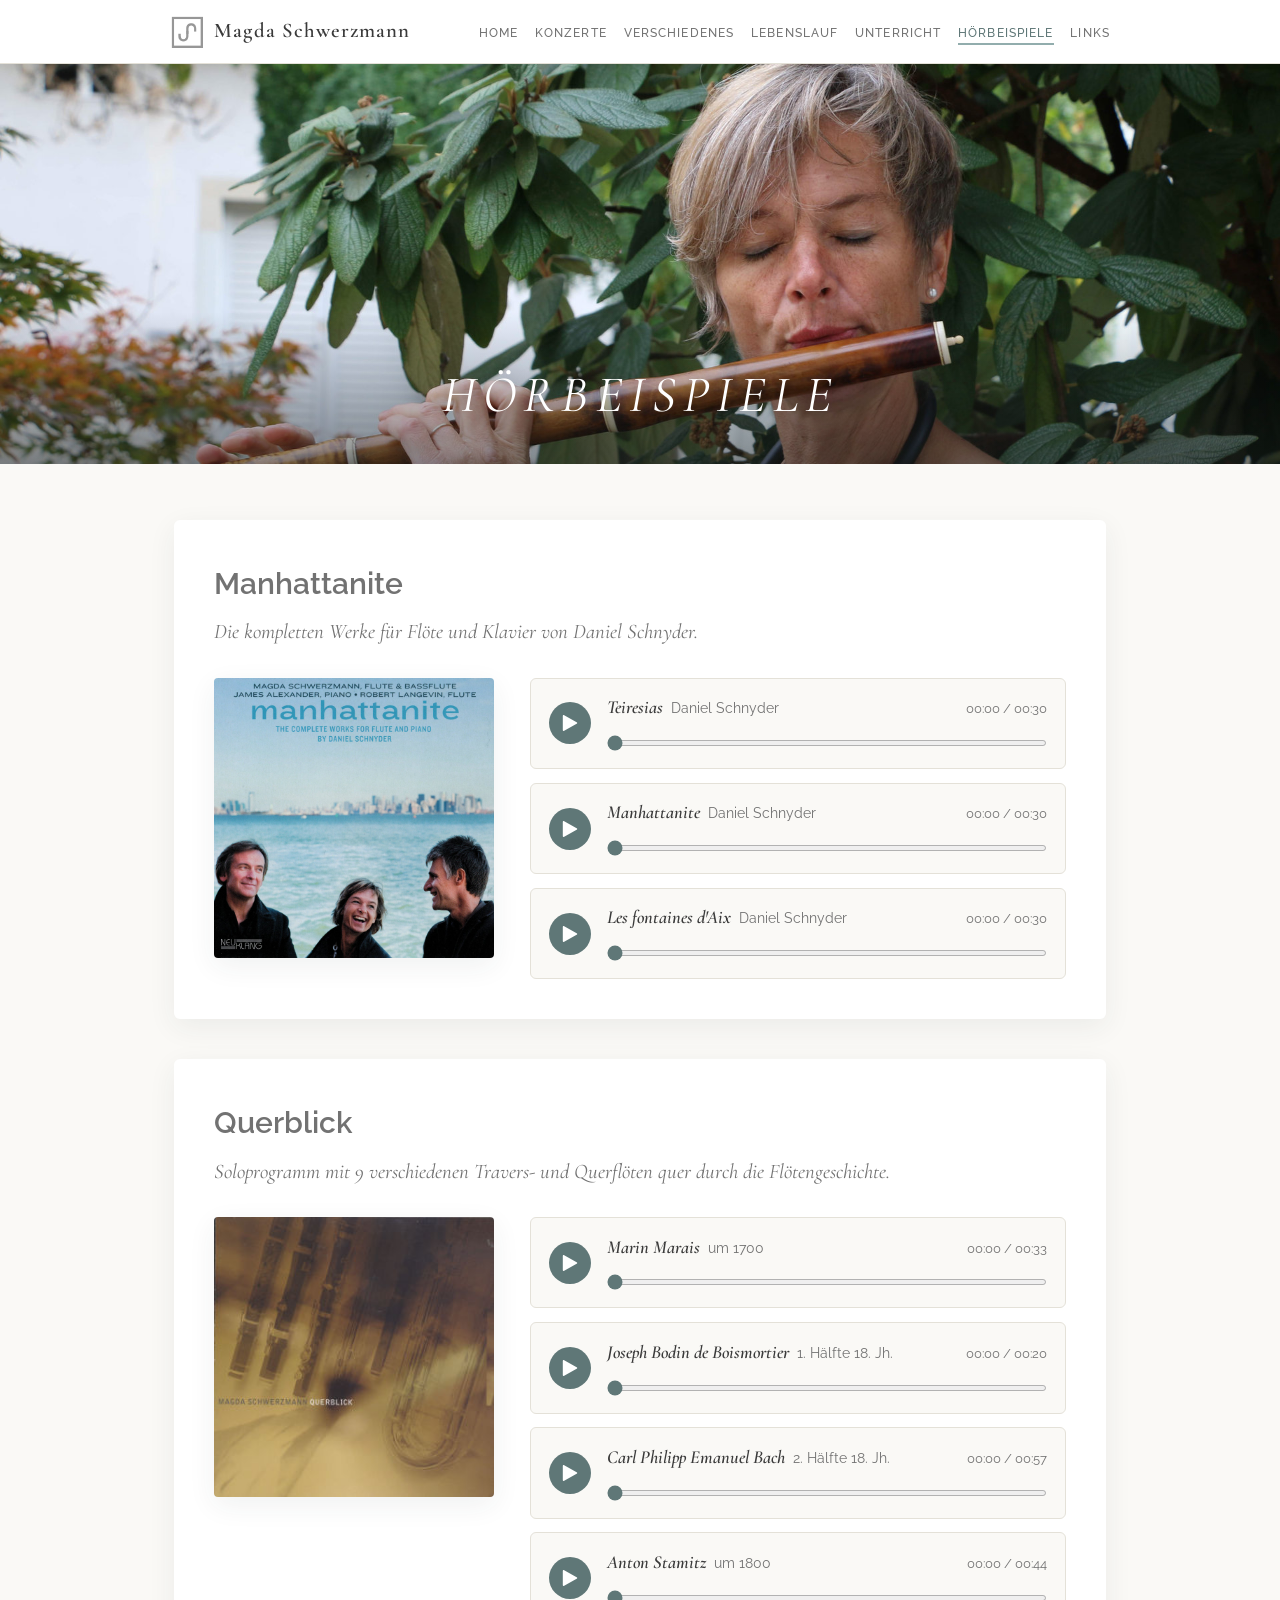
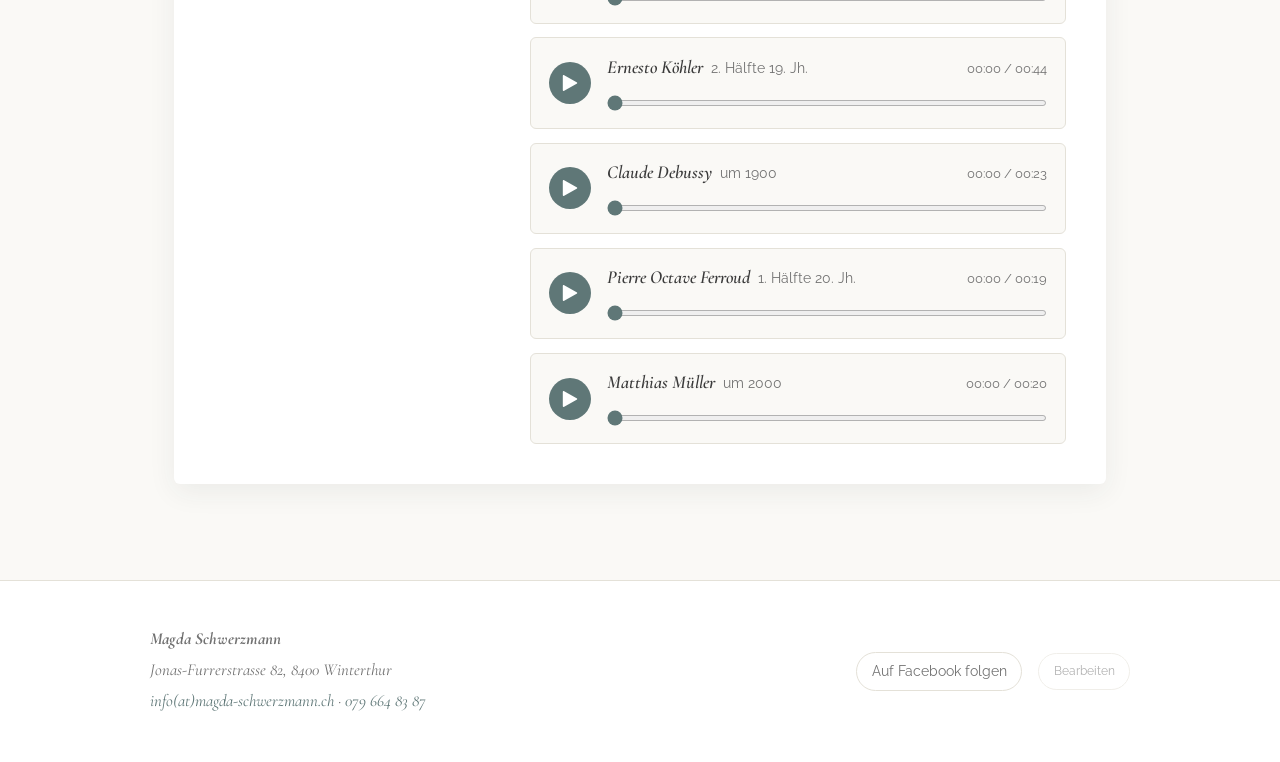
<file: hoerbeispiele/index.html>
<!DOCTYPE html>
<html lang="de">
<head>
  <meta charset="utf-8" />
  <meta name="viewport" content="width=device-width, initial-scale=1" />
  <title>HÖRBEISPIELE | Magda Schwerzmann</title>
  <meta name="description" content="Magda Schwerzmann – Querflöte · Traversflöte · Kammermusik · Pädagogik in Winterthur" />
  <link rel="icon" href="../assets/images/logo.png" type="image/png" />
  <link rel="stylesheet" href="../assets/style.css" />
</head>
<body>
  <header class="site-header">
    <div class="header-inner">
      <a href="../" class="brand">
        <img src="../assets/images/logo.png" alt="Logo" />
        <span>Magda Schwerzmann</span>
      </a>
      <button class="nav-toggle" aria-label="Menü öffnen">☰</button>
      <nav class="site-nav" aria-label="Hauptnavigation">
        <ul>
          <li><a href="../">HOME</a></li>
          <li><a href="../konzerte/">KONZERTE</a></li>
          <li><a href="../verschiedenes/">VERSCHIEDENES</a></li>
          <li><a href="../lebenslauf/">LEBENSLAUF</a></li>
          <li><a href="../unterricht/">UNTERRICHT</a></li>
          <li><a href="../hoerbeispiele/" class="active">HÖRBEISPIELE</a></li>
          <li><a href="../links/">LINKS</a></li>
        </ul>
      </nav>
    </div>
  </header>

  <main>
    <section class="page-banner banner-hoerbeispiele" style="background-image: url('../assets/images/banner-hoerbeispiele.jpg');">
      <div class="page-banner-content">
        <h1>HÖRBEISPIELE</h1>
      </div>
    </section>

    <div class="container">
      <section class="album-section">
        <div class="album-header">
          <h2>Manhattanite</h2>
          <p>Die kompletten Werke für Flöte und Klavier von Daniel Schnyder.</p>
        </div>
        <div class="album-grid">
          <img src="../assets/images/cover-manhattanite.jpg" alt="Manhattanite" class="album-cover" />
          <div class="tracks-list">
            <div class="audio-track" data-duration="00:30">
              <button type="button" class="play-btn" aria-label="Abspielen: Teiresias"><svg viewBox="0 0 18 20"><path d="M17.29,9.02 C18.25,9.56 18.25,10.44 17.29,10.98 L1.74,19.78 C0.78,20.33 0,19.87 0,18.76 L0,1.24 C0,0.13 0.78,-0.32 1.74,0.22 L17.29,9.02 Z"></path></svg></button>
              <div class="track-info">
                <div class="track-title-row">
                  <div><span class="track-title">Teiresias</span><span class="track-subtitle">Daniel Schnyder</span></div>
                  <span class="track-time">00:00 / 00:30</span>
                </div>
                <input type="range" class="track-progress" min="0" max="30" step="0.1" value="0" aria-label="Fortschritt" />
              </div>
              <audio preload="metadata" src="../assets/audio/teiresias.mp3"></audio>
            </div>
            <div class="audio-track" data-duration="00:30">
              <button type="button" class="play-btn" aria-label="Abspielen: Manhattanite"><svg viewBox="0 0 18 20"><path d="M17.29,9.02 C18.25,9.56 18.25,10.44 17.29,10.98 L1.74,19.78 C0.78,20.33 0,19.87 0,18.76 L0,1.24 C0,0.13 0.78,-0.32 1.74,0.22 L17.29,9.02 Z"></path></svg></button>
              <div class="track-info">
                <div class="track-title-row">
                  <div><span class="track-title">Manhattanite</span><span class="track-subtitle">Daniel Schnyder</span></div>
                  <span class="track-time">00:00 / 00:30</span>
                </div>
                <input type="range" class="track-progress" min="0" max="30" step="0.1" value="0" aria-label="Fortschritt" />
              </div>
              <audio preload="metadata" src="../assets/audio/manhattanite.mp3"></audio>
            </div>
            <div class="audio-track" data-duration="00:30">
              <button type="button" class="play-btn" aria-label="Abspielen: Les fontaines d&#x27;Aix"><svg viewBox="0 0 18 20"><path d="M17.29,9.02 C18.25,9.56 18.25,10.44 17.29,10.98 L1.74,19.78 C0.78,20.33 0,19.87 0,18.76 L0,1.24 C0,0.13 0.78,-0.32 1.74,0.22 L17.29,9.02 Z"></path></svg></button>
              <div class="track-info">
                <div class="track-title-row">
                  <div><span class="track-title">Les fontaines d&#x27;Aix</span><span class="track-subtitle">Daniel Schnyder</span></div>
                  <span class="track-time">00:00 / 00:30</span>
                </div>
                <input type="range" class="track-progress" min="0" max="30" step="0.1" value="0" aria-label="Fortschritt" />
              </div>
              <audio preload="metadata" src="../assets/audio/les-fontaines-daix.mp3"></audio>
            </div>
          </div>
        </div>
      </section>
      <section class="album-section">
        <div class="album-header">
          <h2>Querblick</h2>
          <p>Soloprogramm mit 9 verschiedenen Travers- und Querflöten quer durch die Flötengeschichte.</p>
        </div>
        <div class="album-grid">
          <img src="../assets/images/cover-querblick.jpg" alt="Querblick" class="album-cover" />
          <div class="tracks-list">
            <div class="audio-track" data-duration="00:33">
              <button type="button" class="play-btn" aria-label="Abspielen: Marin Marais"><svg viewBox="0 0 18 20"><path d="M17.29,9.02 C18.25,9.56 18.25,10.44 17.29,10.98 L1.74,19.78 C0.78,20.33 0,19.87 0,18.76 L0,1.24 C0,0.13 0.78,-0.32 1.74,0.22 L17.29,9.02 Z"></path></svg></button>
              <div class="track-info">
                <div class="track-title-row">
                  <div><span class="track-title">Marin Marais</span><span class="track-subtitle">um 1700</span></div>
                  <span class="track-time">00:00 / 00:33</span>
                </div>
                <input type="range" class="track-progress" min="0" max="30" step="0.1" value="0" aria-label="Fortschritt" />
              </div>
              <audio preload="metadata" src="../assets/audio/01-marin-marais.mp3"></audio>
            </div>
            <div class="audio-track" data-duration="00:20">
              <button type="button" class="play-btn" aria-label="Abspielen: Joseph Bodin de Boismortier"><svg viewBox="0 0 18 20"><path d="M17.29,9.02 C18.25,9.56 18.25,10.44 17.29,10.98 L1.74,19.78 C0.78,20.33 0,19.87 0,18.76 L0,1.24 C0,0.13 0.78,-0.32 1.74,0.22 L17.29,9.02 Z"></path></svg></button>
              <div class="track-info">
                <div class="track-title-row">
                  <div><span class="track-title">Joseph Bodin de Boismortier</span><span class="track-subtitle">1. Hälfte 18. Jh.</span></div>
                  <span class="track-time">00:00 / 00:20</span>
                </div>
                <input type="range" class="track-progress" min="0" max="30" step="0.1" value="0" aria-label="Fortschritt" />
              </div>
              <audio preload="metadata" src="../assets/audio/02-boismortier.mp3"></audio>
            </div>
            <div class="audio-track" data-duration="00:57">
              <button type="button" class="play-btn" aria-label="Abspielen: Carl Philipp Emanuel Bach"><svg viewBox="0 0 18 20"><path d="M17.29,9.02 C18.25,9.56 18.25,10.44 17.29,10.98 L1.74,19.78 C0.78,20.33 0,19.87 0,18.76 L0,1.24 C0,0.13 0.78,-0.32 1.74,0.22 L17.29,9.02 Z"></path></svg></button>
              <div class="track-info">
                <div class="track-title-row">
                  <div><span class="track-title">Carl Philipp Emanuel Bach</span><span class="track-subtitle">2. Hälfte 18. Jh.</span></div>
                  <span class="track-time">00:00 / 00:57</span>
                </div>
                <input type="range" class="track-progress" min="0" max="30" step="0.1" value="0" aria-label="Fortschritt" />
              </div>
              <audio preload="metadata" src="../assets/audio/03-cpe-bach.mp3"></audio>
            </div>
            <div class="audio-track" data-duration="00:45">
              <button type="button" class="play-btn" aria-label="Abspielen: Anton Stamitz"><svg viewBox="0 0 18 20"><path d="M17.29,9.02 C18.25,9.56 18.25,10.44 17.29,10.98 L1.74,19.78 C0.78,20.33 0,19.87 0,18.76 L0,1.24 C0,0.13 0.78,-0.32 1.74,0.22 L17.29,9.02 Z"></path></svg></button>
              <div class="track-info">
                <div class="track-title-row">
                  <div><span class="track-title">Anton Stamitz</span><span class="track-subtitle">um 1800</span></div>
                  <span class="track-time">00:00 / 00:45</span>
                </div>
                <input type="range" class="track-progress" min="0" max="30" step="0.1" value="0" aria-label="Fortschritt" />
              </div>
              <audio preload="metadata" src="../assets/audio/04-anton-stamitz.mp3"></audio>
            </div>
            <div class="audio-track" data-duration="00:44">
              <button type="button" class="play-btn" aria-label="Abspielen: Ernesto Köhler"><svg viewBox="0 0 18 20"><path d="M17.29,9.02 C18.25,9.56 18.25,10.44 17.29,10.98 L1.74,19.78 C0.78,20.33 0,19.87 0,18.76 L0,1.24 C0,0.13 0.78,-0.32 1.74,0.22 L17.29,9.02 Z"></path></svg></button>
              <div class="track-info">
                <div class="track-title-row">
                  <div><span class="track-title">Ernesto Köhler</span><span class="track-subtitle">2. Hälfte 19. Jh.</span></div>
                  <span class="track-time">00:00 / 00:44</span>
                </div>
                <input type="range" class="track-progress" min="0" max="30" step="0.1" value="0" aria-label="Fortschritt" />
              </div>
              <audio preload="metadata" src="../assets/audio/05-ernesto-koehler.mp3"></audio>
            </div>
            <div class="audio-track" data-duration="00:24">
              <button type="button" class="play-btn" aria-label="Abspielen: Claude Debussy"><svg viewBox="0 0 18 20"><path d="M17.29,9.02 C18.25,9.56 18.25,10.44 17.29,10.98 L1.74,19.78 C0.78,20.33 0,19.87 0,18.76 L0,1.24 C0,0.13 0.78,-0.32 1.74,0.22 L17.29,9.02 Z"></path></svg></button>
              <div class="track-info">
                <div class="track-title-row">
                  <div><span class="track-title">Claude Debussy</span><span class="track-subtitle">um 1900</span></div>
                  <span class="track-time">00:00 / 00:24</span>
                </div>
                <input type="range" class="track-progress" min="0" max="30" step="0.1" value="0" aria-label="Fortschritt" />
              </div>
              <audio preload="metadata" src="../assets/audio/06-claude-debussy.mp3"></audio>
            </div>
            <div class="audio-track" data-duration="00:19">
              <button type="button" class="play-btn" aria-label="Abspielen: Pierre Octave Ferroud"><svg viewBox="0 0 18 20"><path d="M17.29,9.02 C18.25,9.56 18.25,10.44 17.29,10.98 L1.74,19.78 C0.78,20.33 0,19.87 0,18.76 L0,1.24 C0,0.13 0.78,-0.32 1.74,0.22 L17.29,9.02 Z"></path></svg></button>
              <div class="track-info">
                <div class="track-title-row">
                  <div><span class="track-title">Pierre Octave Ferroud</span><span class="track-subtitle">1. Hälfte 20. Jh.</span></div>
                  <span class="track-time">00:00 / 00:19</span>
                </div>
                <input type="range" class="track-progress" min="0" max="30" step="0.1" value="0" aria-label="Fortschritt" />
              </div>
              <audio preload="metadata" src="../assets/audio/07-pierre-octave-ferroud.mp3"></audio>
            </div>
            <div class="audio-track" data-duration="00:21">
              <button type="button" class="play-btn" aria-label="Abspielen: Matthias Müller"><svg viewBox="0 0 18 20"><path d="M17.29,9.02 C18.25,9.56 18.25,10.44 17.29,10.98 L1.74,19.78 C0.78,20.33 0,19.87 0,18.76 L0,1.24 C0,0.13 0.78,-0.32 1.74,0.22 L17.29,9.02 Z"></path></svg></button>
              <div class="track-info">
                <div class="track-title-row">
                  <div><span class="track-title">Matthias Müller</span><span class="track-subtitle">um 2000</span></div>
                  <span class="track-time">00:00 / 00:21</span>
                </div>
                <input type="range" class="track-progress" min="0" max="30" step="0.1" value="0" aria-label="Fortschritt" />
              </div>
              <audio preload="metadata" src="../assets/audio/08-matthias-mueller.mp3"></audio>
            </div>
          </div>
        </div>
      </section>
    </div>
  </main>

  <footer class="site-footer">
    <div class="footer-inner">
      <div class="footer-contact">
        <p><strong>Magda Schwerzmann</strong></p>
        <p>Jonas-Furrerstrasse 82, 8400 Winterthur</p>
        <p><a href="mailto:info@magda-schwerzmann.ch">info(at)magda-schwerzmann.ch</a> · <a href="tel:0796648387">079 664 83 87</a></p>
      </div>
      <div class="footer-social">
        <a href="https://www.facebook.com/profile.php?id=100005173755310" target="_blank" rel="noopener noreferrer">
          Auf Facebook folgen
        </a>
        <a href="../admin/" class="footer-admin-link" title="Website bearbeiten">Bearbeiten</a>
      </div>
    </div>
  </footer>

  <script src="../assets/site.js"></script>
</body>
</html>
</file>
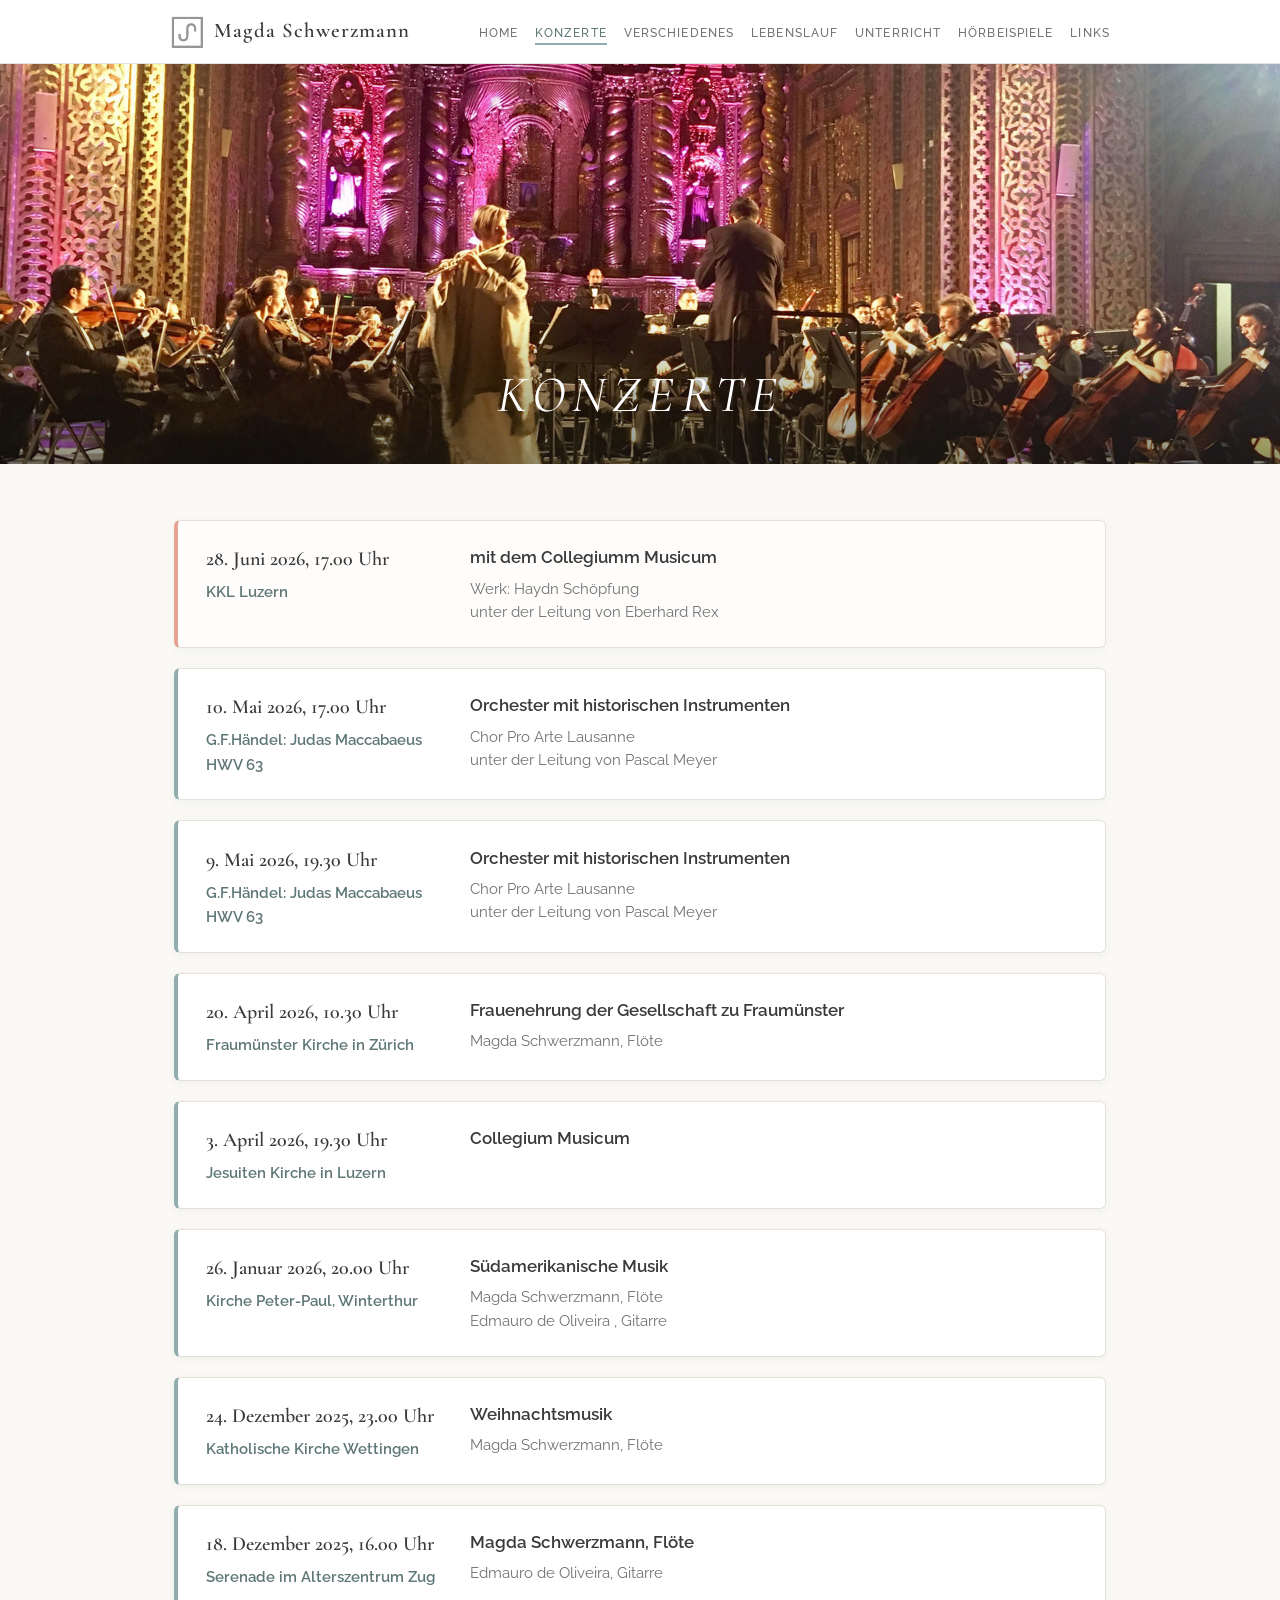
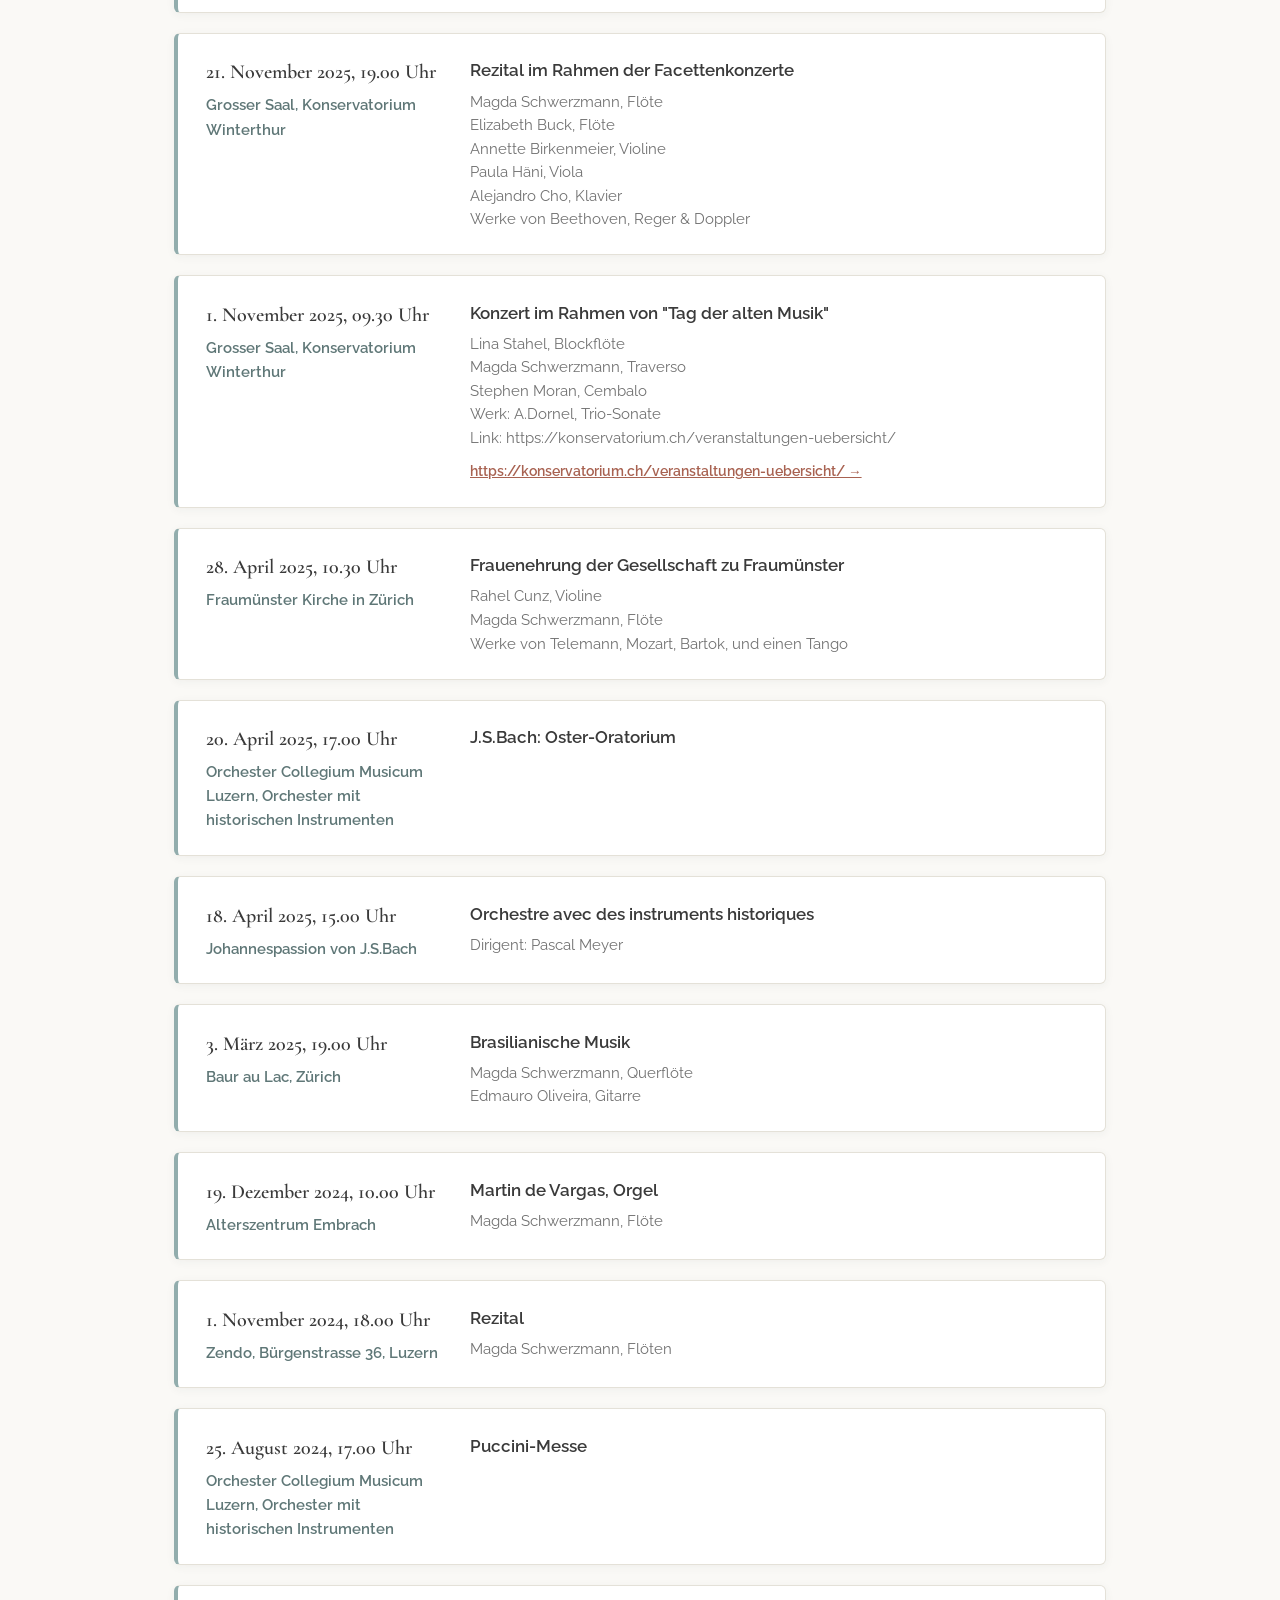
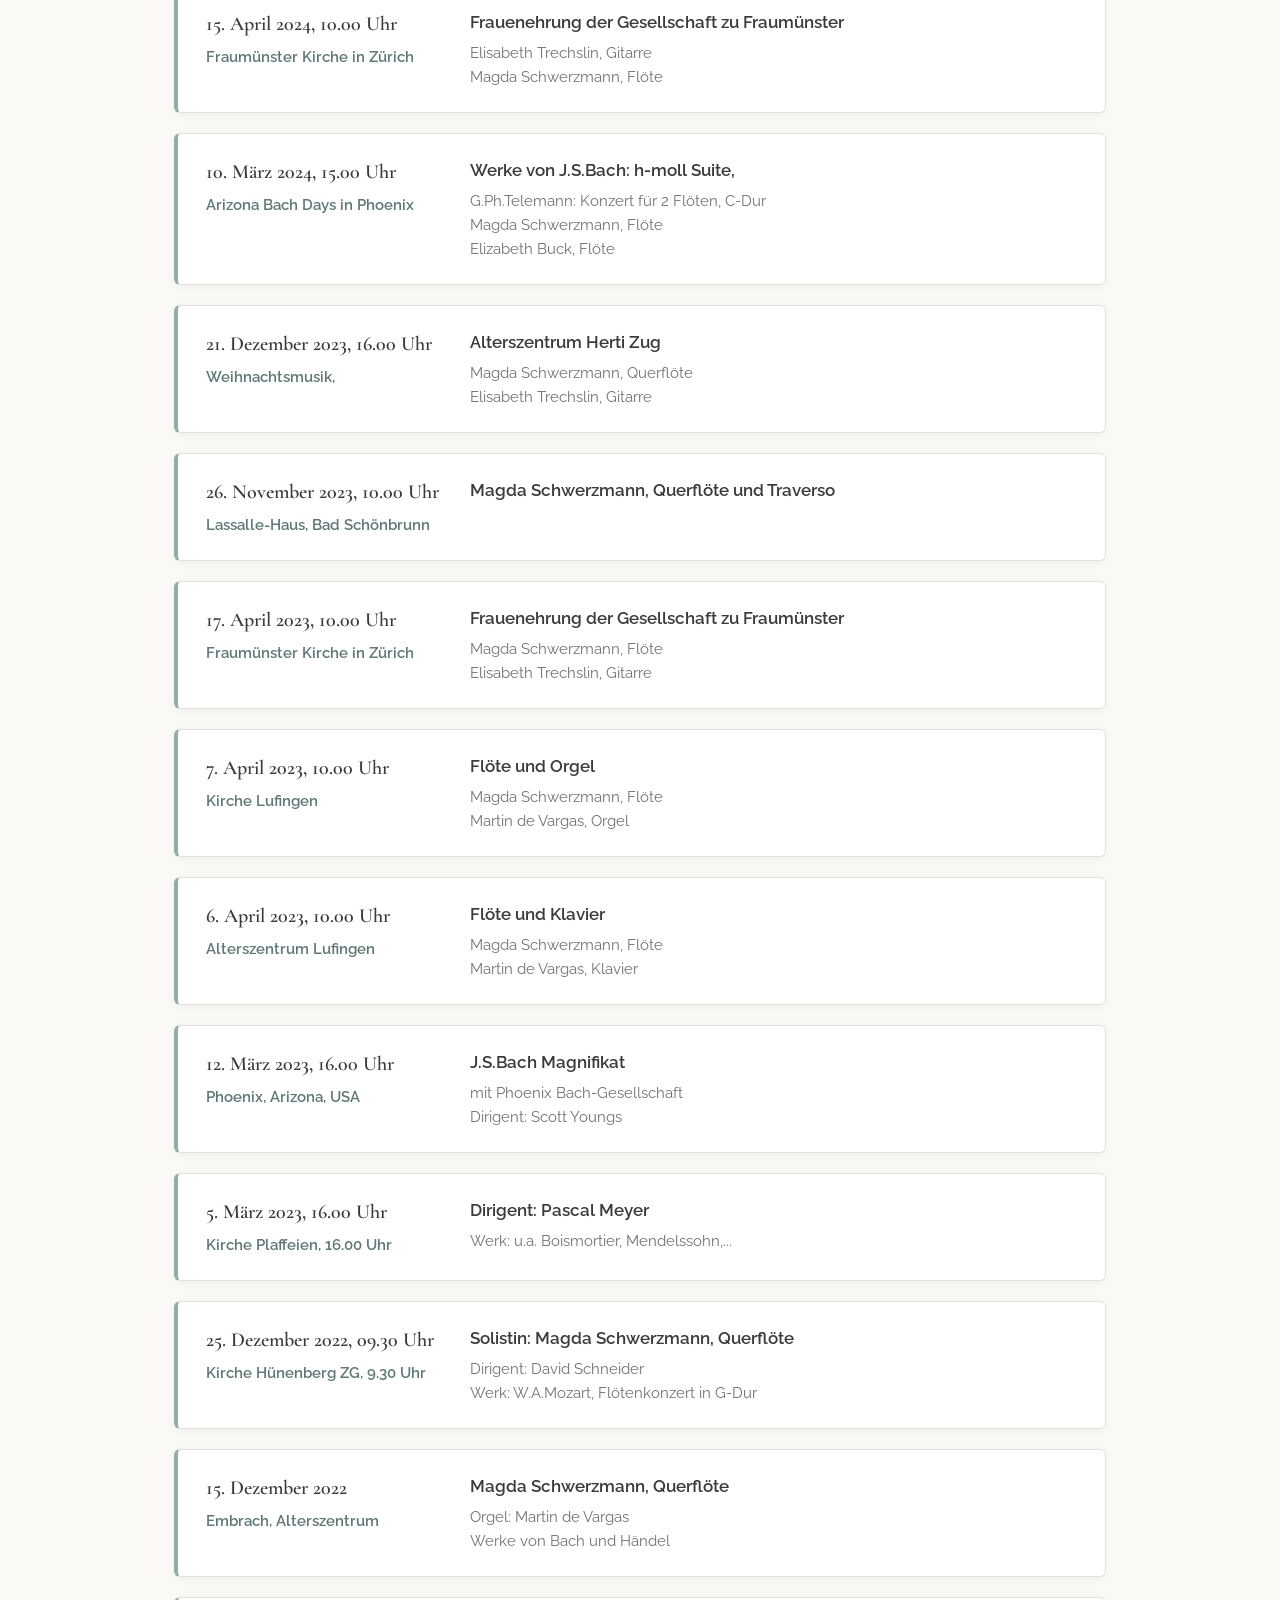
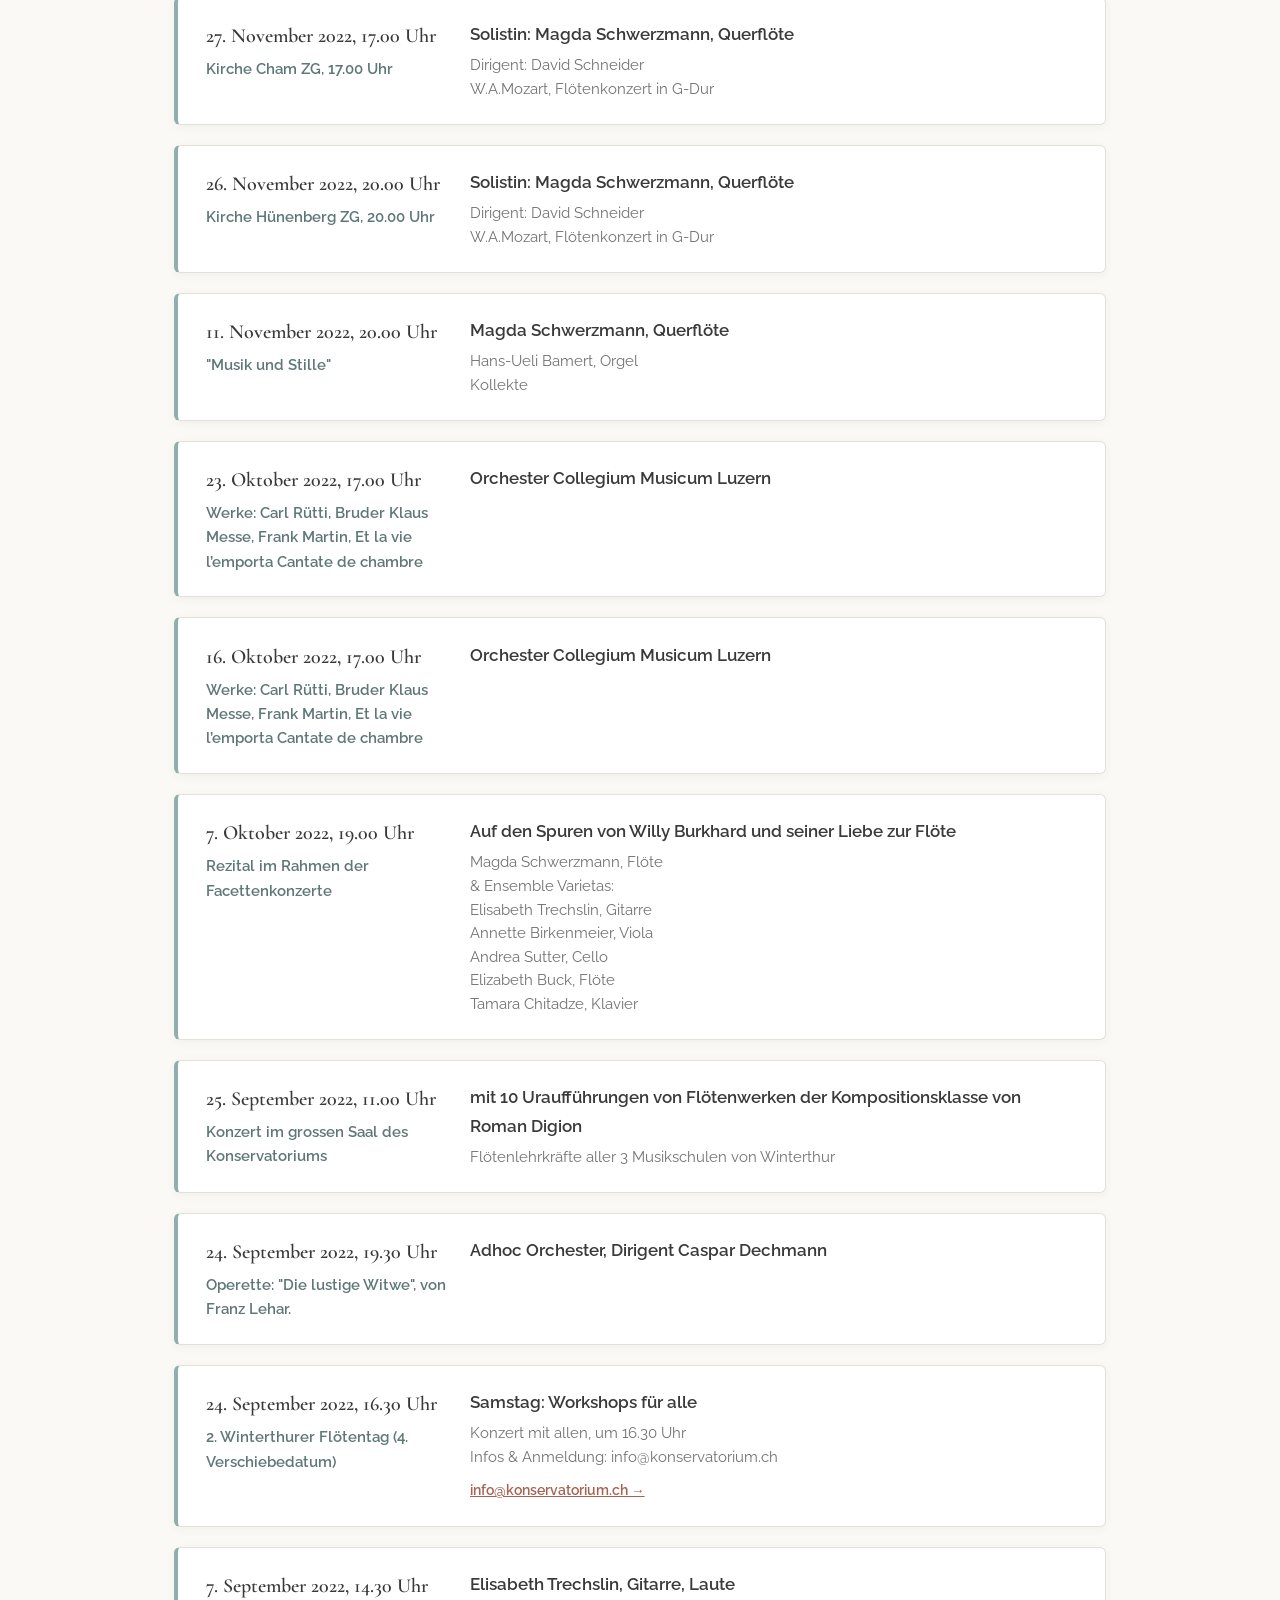
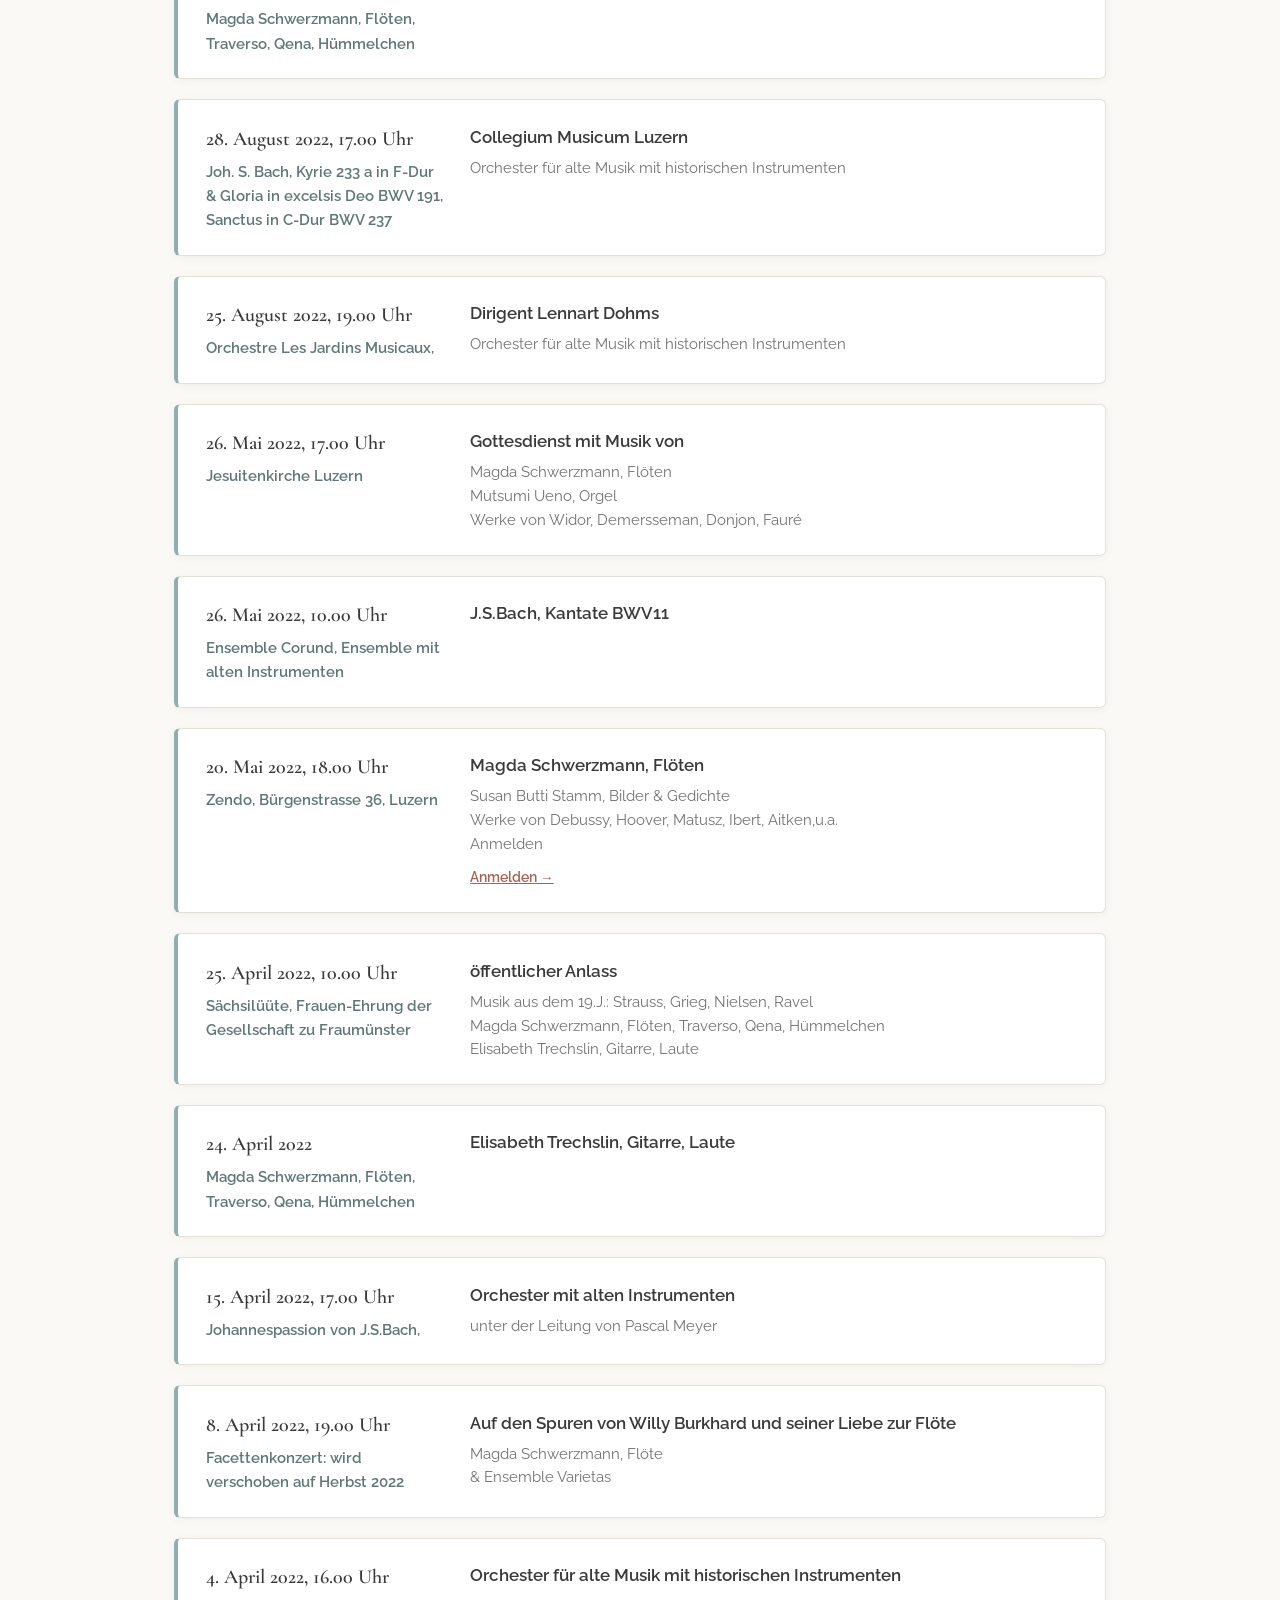
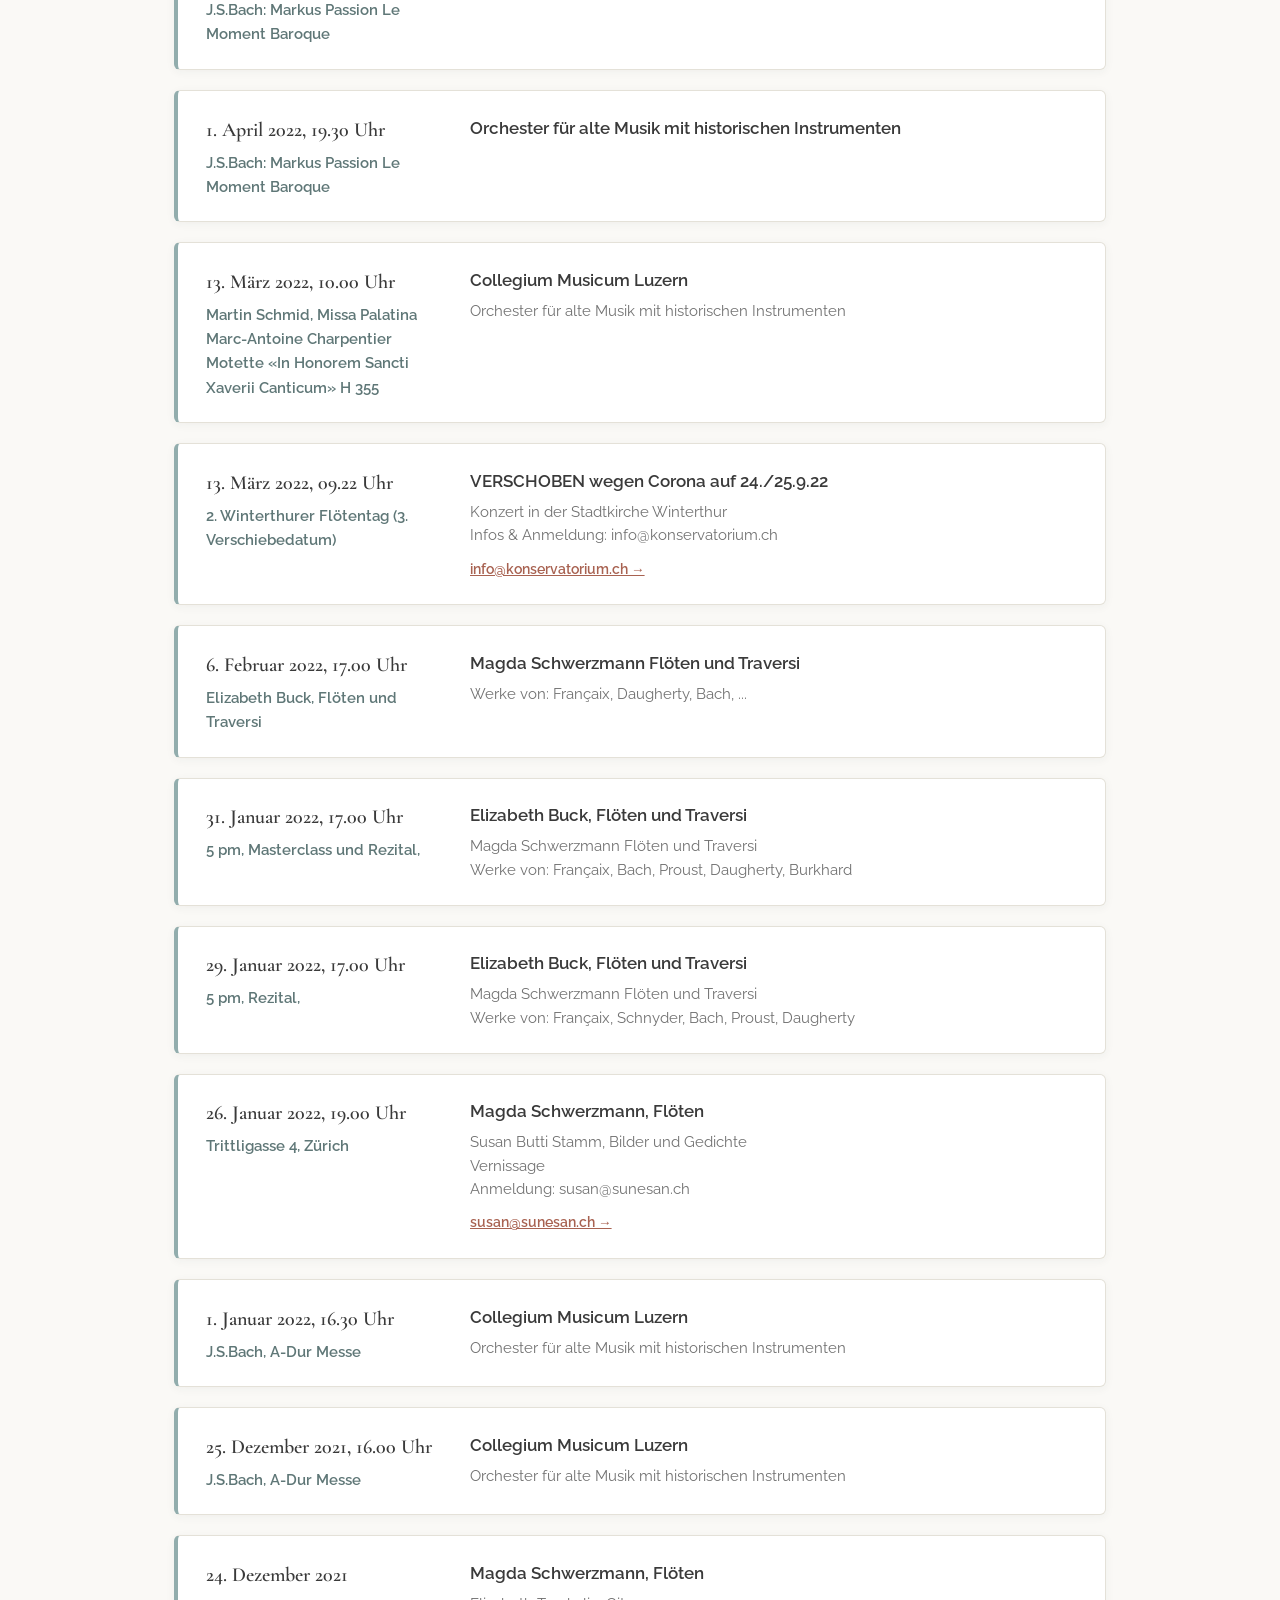
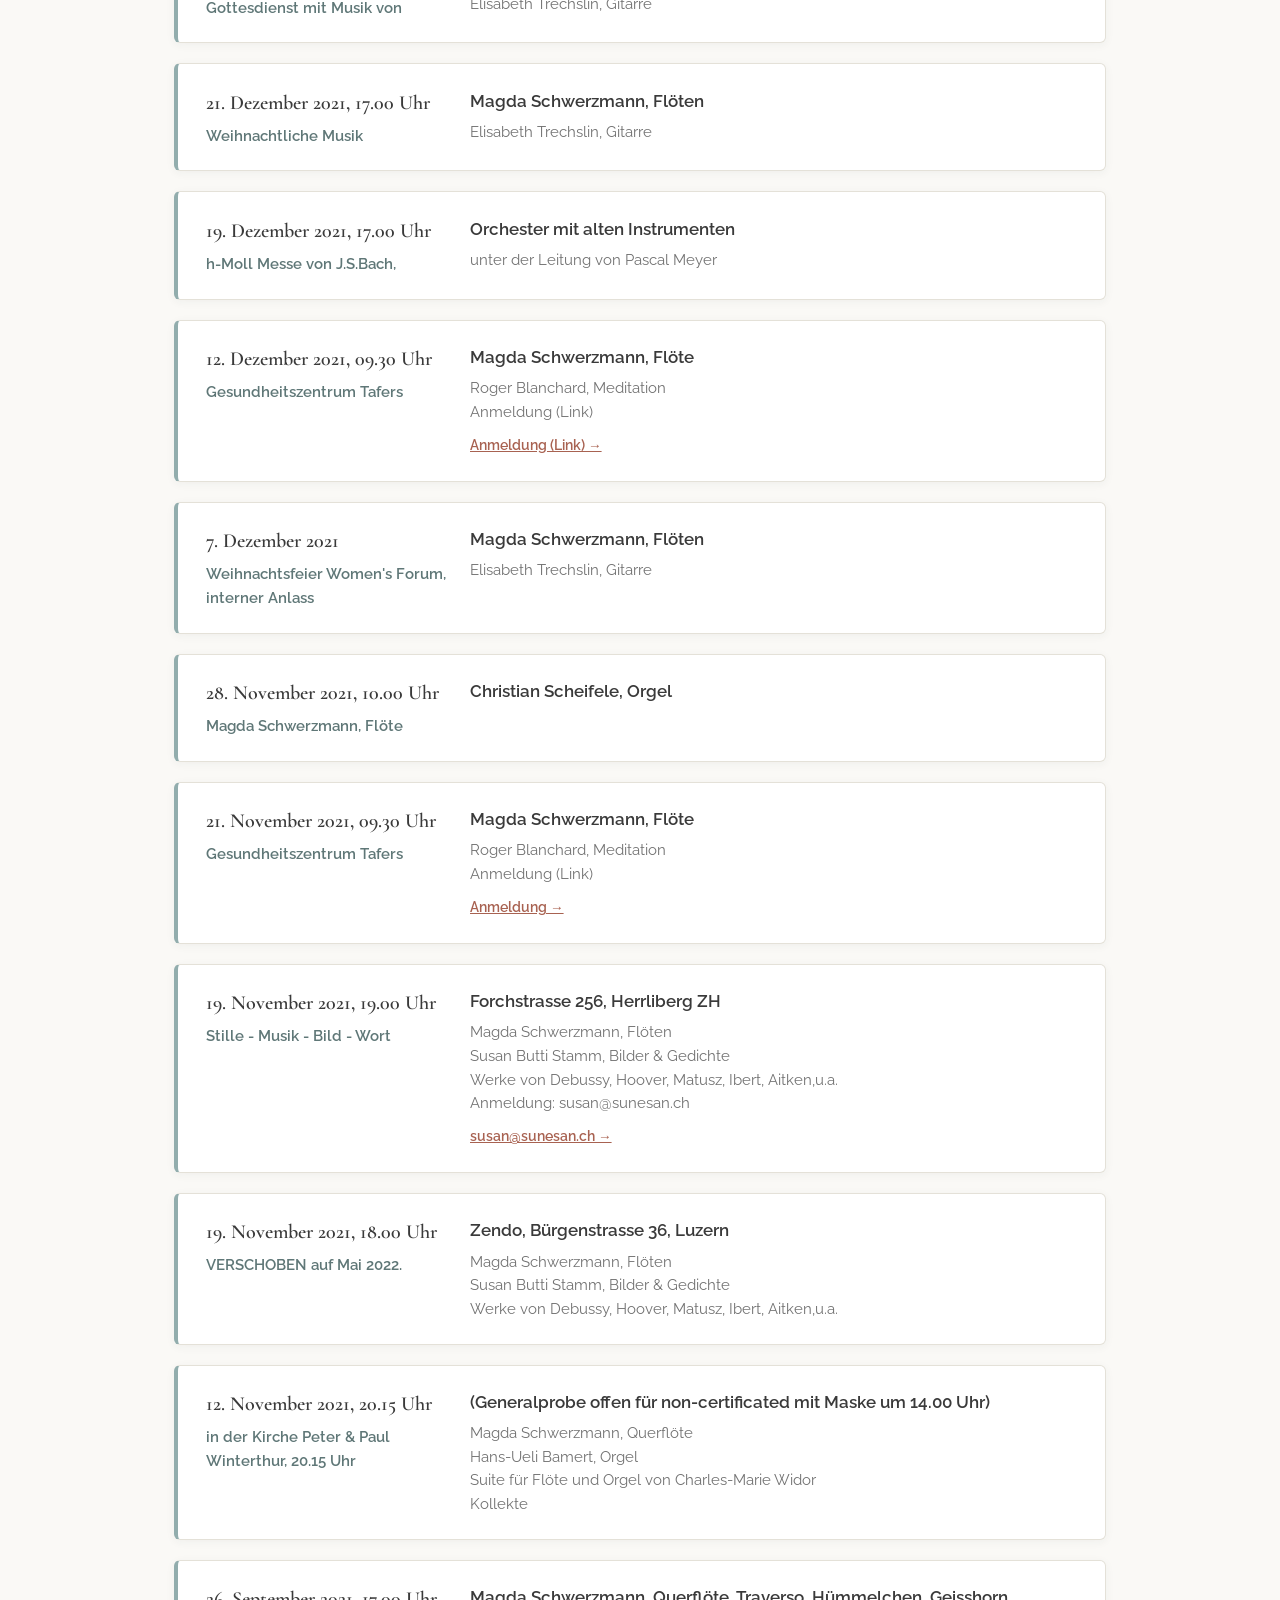
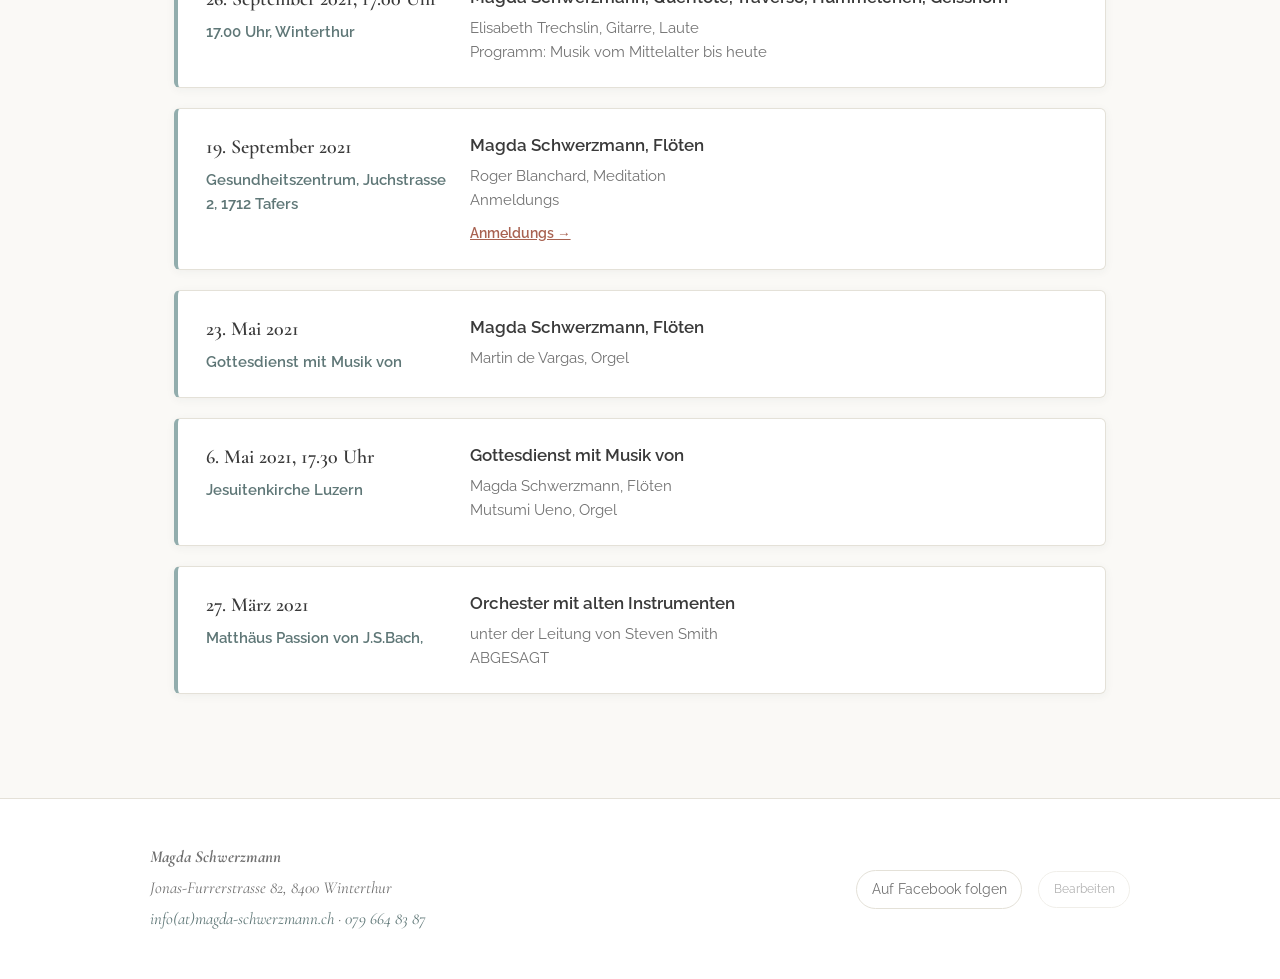
<file: konzerte/index.html>
<!DOCTYPE html>
<html lang="de">
<head>
  <meta charset="utf-8" />
  <meta name="viewport" content="width=device-width, initial-scale=1" />
  <title>KONZERTE | Magda Schwerzmann</title>
  <meta name="description" content="Magda Schwerzmann – Querflöte · Traversflöte · Kammermusik · Pädagogik in Winterthur" />
  <link rel="icon" href="../assets/images/logo.png" type="image/png" />
  <link rel="stylesheet" href="../assets/style.css" />
</head>
<body>
  <header class="site-header">
    <div class="header-inner">
      <a href="../" class="brand">
        <img src="../assets/images/logo.png" alt="Logo" />
        <span>Magda Schwerzmann</span>
      </a>
      <button class="nav-toggle" aria-label="Menü öffnen">☰</button>
      <nav class="site-nav" aria-label="Hauptnavigation">
        <ul>
          <li><a href="../">HOME</a></li>
          <li><a href="../konzerte/" class="active">KONZERTE</a></li>
          <li><a href="../verschiedenes/">VERSCHIEDENES</a></li>
          <li><a href="../lebenslauf/">LEBENSLAUF</a></li>
          <li><a href="../unterricht/">UNTERRICHT</a></li>
          <li><a href="../hoerbeispiele/">HÖRBEISPIELE</a></li>
          <li><a href="../links/">LINKS</a></li>
        </ul>
      </nav>
    </div>
  </header>

  <main>
    <section class="page-banner banner-konzerte" style="background-image: url('../assets/images/banner-konzerte.jpg');">
      <div class="page-banner-content">
        <h1>KONZERTE</h1>
      </div>
    </section>

    <div class="container">
      <div class="concerts-list">
        <article class="concert-item upcoming">
          <div class="concert-meta">
            <div class="concert-date">28. Juni 2026, 17.00 Uhr</div>
            <div class="concert-location">KKL Luzern</div>
          </div>
          <div class="concert-body">
            <h3>mit dem Collegiumm Musicum</h3>
            <div class="concert-details">Werk: Haydn Schöpfung
unter der Leitung von Eberhard Rex</div>
          </div>
        </article>
        <article class="concert-item">
          <div class="concert-meta">
            <div class="concert-date">10. Mai 2026, 17.00 Uhr</div>
            <div class="concert-location">G.F.Händel: Judas Maccabaeus HWV 63</div>
          </div>
          <div class="concert-body">
            <h3>Orchester mit historischen Instrumenten</h3>
            <div class="concert-details">Chor Pro Arte Lausanne
unter der Leitung von Pascal Meyer</div>
          </div>
        </article>
        <article class="concert-item">
          <div class="concert-meta">
            <div class="concert-date">9. Mai 2026, 19.30 Uhr</div>
            <div class="concert-location">G.F.Händel: Judas Maccabaeus HWV 63</div>
          </div>
          <div class="concert-body">
            <h3>Orchester mit historischen Instrumenten</h3>
            <div class="concert-details">Chor Pro Arte Lausanne
unter der Leitung von Pascal Meyer</div>
          </div>
        </article>
        <article class="concert-item">
          <div class="concert-meta">
            <div class="concert-date">20. April 2026, 10.30 Uhr</div>
            <div class="concert-location">Fraumünster Kirche in Zürich</div>
          </div>
          <div class="concert-body">
            <h3>Frauenehrung der Gesellschaft zu Fraumünster</h3>
            <div class="concert-details">Magda Schwerzmann, Flöte</div>
          </div>
        </article>
        <article class="concert-item">
          <div class="concert-meta">
            <div class="concert-date">3. April 2026, 19.30 Uhr</div>
            <div class="concert-location">Jesuiten Kirche in Luzern</div>
          </div>
          <div class="concert-body">
            <h3>Collegium Musicum</h3>
            <div class="concert-details"></div>
          </div>
        </article>
        <article class="concert-item">
          <div class="concert-meta">
            <div class="concert-date">26. Januar 2026, 20.00 Uhr</div>
            <div class="concert-location">Kirche Peter-Paul, Winterthur</div>
          </div>
          <div class="concert-body">
            <h3>Südamerikanische Musik</h3>
            <div class="concert-details">Magda Schwerzmann, Flöte
Edmauro de Oliveira , Gitarre</div>
          </div>
        </article>
        <article class="concert-item">
          <div class="concert-meta">
            <div class="concert-date">24. Dezember 2025, 23.00 Uhr</div>
            <div class="concert-location">Katholische Kirche Wettingen</div>
          </div>
          <div class="concert-body">
            <h3>Weihnachtsmusik</h3>
            <div class="concert-details">Magda Schwerzmann, Flöte</div>
          </div>
        </article>
        <article class="concert-item">
          <div class="concert-meta">
            <div class="concert-date">18. Dezember 2025, 16.00 Uhr</div>
            <div class="concert-location">Serenade im Alterszentrum Zug</div>
          </div>
          <div class="concert-body">
            <h3>Magda Schwerzmann, Flöte</h3>
            <div class="concert-details">Edmauro de Oliveira, Gitarre</div>
          </div>
        </article>
        <article class="concert-item">
          <div class="concert-meta">
            <div class="concert-date">21. November 2025, 19.00 Uhr</div>
            <div class="concert-location">Grosser Saal, Konservatorium Winterthur</div>
          </div>
          <div class="concert-body">
            <h3>Rezital im Rahmen der Facettenkonzerte</h3>
            <div class="concert-details">Magda Schwerzmann, Flöte
Elizabeth Buck, Flöte
Annette Birkenmeier, Violine
Paula Häni, Viola
Alejandro Cho, Klavier
Werke von Beethoven, Reger &amp; Doppler</div>
          </div>
        </article>
        <article class="concert-item">
          <div class="concert-meta">
            <div class="concert-date">1. November 2025, 09.30 Uhr</div>
            <div class="concert-location">Grosser Saal, Konservatorium Winterthur</div>
          </div>
          <div class="concert-body">
            <h3>Konzert im Rahmen von &quot;Tag der alten Musik&quot;</h3>
            <div class="concert-details">Lina Stahel, Blockflöte
Magda Schwerzmann, Traverso
Stephen Moran, Cembalo
Werk: A.Dornel, Trio-Sonate
Link: https://konservatorium.ch/veranstaltungen-uebersicht/</div>
            <a href="https://konservatorium.ch/veranstaltungen-uebersicht/" target="_blank" rel="noopener noreferrer" class="concert-link">https://konservatorium.ch/veranstaltungen-uebersicht/ →</a>
          </div>
        </article>
        <article class="concert-item">
          <div class="concert-meta">
            <div class="concert-date">28. April 2025, 10.30 Uhr</div>
            <div class="concert-location">Fraumünster Kirche in Zürich</div>
          </div>
          <div class="concert-body">
            <h3>Frauenehrung der Gesellschaft zu Fraumünster</h3>
            <div class="concert-details">Rahel Cunz, Violine
Magda Schwerzmann, Flöte
Werke von Telemann, Mozart, Bartok, und einen Tango</div>
          </div>
        </article>
        <article class="concert-item">
          <div class="concert-meta">
            <div class="concert-date">20. April 2025, 17.00 Uhr</div>
            <div class="concert-location">Orchester Collegium Musicum Luzern, Orchester mit historischen Instrumenten</div>
          </div>
          <div class="concert-body">
            <h3>J.S.Bach: Oster-Oratorium</h3>
            <div class="concert-details"></div>
          </div>
        </article>
        <article class="concert-item">
          <div class="concert-meta">
            <div class="concert-date">18. April 2025, 15.00 Uhr</div>
            <div class="concert-location">Johannespassion von J.S.Bach</div>
          </div>
          <div class="concert-body">
            <h3>Orchestre avec des instruments historiques</h3>
            <div class="concert-details">Dirigent: Pascal Meyer</div>
          </div>
        </article>
        <article class="concert-item">
          <div class="concert-meta">
            <div class="concert-date">3. März 2025, 19.00 Uhr</div>
            <div class="concert-location">Baur au Lac, Zürich</div>
          </div>
          <div class="concert-body">
            <h3>Brasilianische Musik</h3>
            <div class="concert-details">Magda Schwerzmann, Querflöte
Edmauro Oliveira, Gitarre</div>
          </div>
        </article>
        <article class="concert-item">
          <div class="concert-meta">
            <div class="concert-date">19. Dezember 2024, 10.00 Uhr</div>
            <div class="concert-location">Alterszentrum Embrach</div>
          </div>
          <div class="concert-body">
            <h3>Martin de Vargas, Orgel</h3>
            <div class="concert-details">Magda Schwerzmann, Flöte</div>
          </div>
        </article>
        <article class="concert-item">
          <div class="concert-meta">
            <div class="concert-date">1. November 2024, 18.00 Uhr</div>
            <div class="concert-location">Zendo, Bürgenstrasse 36, Luzern</div>
          </div>
          <div class="concert-body">
            <h3>Rezital</h3>
            <div class="concert-details">Magda Schwerzmann, Flöten</div>
          </div>
        </article>
        <article class="concert-item">
          <div class="concert-meta">
            <div class="concert-date">25. August 2024, 17.00 Uhr</div>
            <div class="concert-location">Orchester Collegium Musicum Luzern, Orchester mit historischen Instrumenten</div>
          </div>
          <div class="concert-body">
            <h3>Puccini-Messe</h3>
            <div class="concert-details"></div>
          </div>
        </article>
        <article class="concert-item">
          <div class="concert-meta">
            <div class="concert-date">15. April 2024, 10.00 Uhr</div>
            <div class="concert-location">Fraumünster Kirche in Zürich</div>
          </div>
          <div class="concert-body">
            <h3>Frauenehrung der Gesellschaft zu Fraumünster</h3>
            <div class="concert-details">Elisabeth Trechslin, Gitarre
Magda Schwerzmann, Flöte</div>
          </div>
        </article>
        <article class="concert-item">
          <div class="concert-meta">
            <div class="concert-date">10. März 2024, 15.00 Uhr</div>
            <div class="concert-location">Arizona Bach Days in Phoenix</div>
          </div>
          <div class="concert-body">
            <h3>Werke von J.S.Bach: h-moll Suite,</h3>
            <div class="concert-details">G.Ph.Telemann: Konzert für 2 Flöten, C-Dur
Magda Schwerzmann, Flöte
Elizabeth Buck, Flöte</div>
          </div>
        </article>
        <article class="concert-item">
          <div class="concert-meta">
            <div class="concert-date">21. Dezember 2023, 16.00 Uhr</div>
            <div class="concert-location">Weihnachtsmusik,</div>
          </div>
          <div class="concert-body">
            <h3>Alterszentrum Herti Zug</h3>
            <div class="concert-details">Magda Schwerzmann, Querflöte
Elisabeth Trechslin, Gitarre</div>
          </div>
        </article>
        <article class="concert-item">
          <div class="concert-meta">
            <div class="concert-date">26. November 2023, 10.00 Uhr</div>
            <div class="concert-location">Lassalle-Haus, Bad Schönbrunn</div>
          </div>
          <div class="concert-body">
            <h3>Magda Schwerzmann, Querflöte und Traverso</h3>
            <div class="concert-details"></div>
          </div>
        </article>
        <article class="concert-item">
          <div class="concert-meta">
            <div class="concert-date">17. April 2023, 10.00 Uhr</div>
            <div class="concert-location">Fraumünster Kirche in Zürich</div>
          </div>
          <div class="concert-body">
            <h3>Frauenehrung der Gesellschaft zu Fraumünster</h3>
            <div class="concert-details">Magda Schwerzmann, Flöte
Elisabeth Trechslin, Gitarre</div>
          </div>
        </article>
        <article class="concert-item">
          <div class="concert-meta">
            <div class="concert-date">7. April 2023, 10.00 Uhr</div>
            <div class="concert-location">Kirche Lufingen</div>
          </div>
          <div class="concert-body">
            <h3>Flöte und Orgel</h3>
            <div class="concert-details">Magda Schwerzmann, Flöte
Martin de Vargas, Orgel</div>
          </div>
        </article>
        <article class="concert-item">
          <div class="concert-meta">
            <div class="concert-date">6. April 2023, 10.00 Uhr</div>
            <div class="concert-location">Alterszentrum Lufingen</div>
          </div>
          <div class="concert-body">
            <h3>Flöte und Klavier</h3>
            <div class="concert-details">Magda Schwerzmann, Flöte
Martin de Vargas, Klavier</div>
          </div>
        </article>
        <article class="concert-item">
          <div class="concert-meta">
            <div class="concert-date">12. März 2023, 16.00 Uhr</div>
            <div class="concert-location">Phoenix, Arizona, USA</div>
          </div>
          <div class="concert-body">
            <h3>J.S.Bach Magnifikat</h3>
            <div class="concert-details">mit Phoenix Bach-Gesellschaft
Dirigent: Scott Youngs</div>
          </div>
        </article>
        <article class="concert-item">
          <div class="concert-meta">
            <div class="concert-date">5. März 2023, 16.00 Uhr</div>
            <div class="concert-location">Kirche Plaffeien, 16.00 Uhr</div>
          </div>
          <div class="concert-body">
            <h3>Dirigent: Pascal Meyer</h3>
            <div class="concert-details">Werk: u.a. Boismortier, Mendelssohn,...</div>
          </div>
        </article>
        <article class="concert-item">
          <div class="concert-meta">
            <div class="concert-date">25. Dezember 2022, 09.30 Uhr</div>
            <div class="concert-location">Kirche Hünenberg ZG, 9.30 Uhr</div>
          </div>
          <div class="concert-body">
            <h3>Solistin: Magda Schwerzmann, Querflöte</h3>
            <div class="concert-details">Dirigent: David Schneider
Werk: W.A.Mozart, Flötenkonzert in G-Dur</div>
          </div>
        </article>
        <article class="concert-item">
          <div class="concert-meta">
            <div class="concert-date">15. Dezember 2022</div>
            <div class="concert-location">Embrach, Alterszentrum</div>
          </div>
          <div class="concert-body">
            <h3>Magda Schwerzmann, Querflöte</h3>
            <div class="concert-details">Orgel: Martin de Vargas
Werke von Bach und Händel</div>
          </div>
        </article>
        <article class="concert-item">
          <div class="concert-meta">
            <div class="concert-date">27. November 2022, 17.00 Uhr</div>
            <div class="concert-location">Kirche Cham ZG, 17.00 Uhr</div>
          </div>
          <div class="concert-body">
            <h3>Solistin: Magda Schwerzmann, Querflöte</h3>
            <div class="concert-details">Dirigent: David Schneider
W.A.Mozart, Flötenkonzert in G-Dur</div>
          </div>
        </article>
        <article class="concert-item">
          <div class="concert-meta">
            <div class="concert-date">26. November 2022, 20.00 Uhr</div>
            <div class="concert-location">Kirche Hünenberg ZG, 20.00 Uhr</div>
          </div>
          <div class="concert-body">
            <h3>Solistin: Magda Schwerzmann, Querflöte</h3>
            <div class="concert-details">Dirigent: David Schneider
W.A.Mozart, Flötenkonzert in G-Dur</div>
          </div>
        </article>
        <article class="concert-item">
          <div class="concert-meta">
            <div class="concert-date">11. November 2022, 20.00 Uhr</div>
            <div class="concert-location">&quot;Musik und Stille&quot;</div>
          </div>
          <div class="concert-body">
            <h3>Magda Schwerzmann, Querflöte</h3>
            <div class="concert-details">Hans-Ueli Bamert, Orgel
Kollekte</div>
          </div>
        </article>
        <article class="concert-item">
          <div class="concert-meta">
            <div class="concert-date">23. Oktober 2022, 17.00 Uhr</div>
            <div class="concert-location">Werke: Carl Rütti, Bruder Klaus Messe, Frank Martin, Et la vie l’emporta Cantate de chambre</div>
          </div>
          <div class="concert-body">
            <h3>Orchester Collegium Musicum Luzern</h3>
            <div class="concert-details"></div>
          </div>
        </article>
        <article class="concert-item">
          <div class="concert-meta">
            <div class="concert-date">16. Oktober 2022, 17.00 Uhr</div>
            <div class="concert-location">Werke: Carl Rütti, Bruder Klaus Messe, Frank Martin, Et la vie l’emporta Cantate de chambre</div>
          </div>
          <div class="concert-body">
            <h3>Orchester Collegium Musicum Luzern</h3>
            <div class="concert-details"></div>
          </div>
        </article>
        <article class="concert-item">
          <div class="concert-meta">
            <div class="concert-date">7. Oktober 2022, 19.00 Uhr</div>
            <div class="concert-location">Rezital im Rahmen der Facettenkonzerte</div>
          </div>
          <div class="concert-body">
            <h3>Auf den Spuren von Willy Burkhard und seiner Liebe zur Flöte</h3>
            <div class="concert-details">Magda Schwerzmann, Flöte
&amp; Ensemble Varietas:
Elisabeth Trechslin, Gitarre
Annette Birkenmeier, Viola
Andrea Sutter, Cello
Elizabeth Buck, Flöte
Tamara Chitadze, Klavier</div>
          </div>
        </article>
        <article class="concert-item">
          <div class="concert-meta">
            <div class="concert-date">25. September 2022, 11.00 Uhr</div>
            <div class="concert-location">Konzert im grossen Saal des Konservatoriums</div>
          </div>
          <div class="concert-body">
            <h3>mit 10 Uraufführungen von Flötenwerken der Kompositionsklasse von Roman Digion</h3>
            <div class="concert-details">Flötenlehrkräfte aller 3 Musikschulen von Winterthur</div>
          </div>
        </article>
        <article class="concert-item">
          <div class="concert-meta">
            <div class="concert-date">24. September 2022, 19.30 Uhr</div>
            <div class="concert-location">Operette: &quot;Die lustige Witwe&quot;, von Franz Lehar.</div>
          </div>
          <div class="concert-body">
            <h3>Adhoc Orchester, Dirigent Caspar Dechmann</h3>
            <div class="concert-details"></div>
          </div>
        </article>
        <article class="concert-item">
          <div class="concert-meta">
            <div class="concert-date">24. September 2022, 16.30 Uhr</div>
            <div class="concert-location">2. Winterthurer Flötentag (4. Verschiebedatum)</div>
          </div>
          <div class="concert-body">
            <h3>Samstag: Workshops für alle</h3>
            <div class="concert-details">Konzert mit allen, um 16.30 Uhr
Infos &amp; Anmeldung: info@konservatorium.ch</div>
            <a href="mailto:info@konservatorium.ch" target="_blank" rel="noopener noreferrer" class="concert-link">info@konservatorium.ch →</a>
          </div>
        </article>
        <article class="concert-item">
          <div class="concert-meta">
            <div class="concert-date">7. September 2022, 14.30 Uhr</div>
            <div class="concert-location">Magda Schwerzmann, Flöten, Traverso, Qena, Hümmelchen</div>
          </div>
          <div class="concert-body">
            <h3>Elisabeth Trechslin, Gitarre, Laute</h3>
            <div class="concert-details"></div>
          </div>
        </article>
        <article class="concert-item">
          <div class="concert-meta">
            <div class="concert-date">28. August 2022, 17.00 Uhr</div>
            <div class="concert-location">Joh. S. Bach, Kyrie 233 a in F-Dur &amp; Gloria in excelsis Deo BWV 191, Sanctus in C-Dur BWV 237</div>
          </div>
          <div class="concert-body">
            <h3>Collegium Musicum Luzern</h3>
            <div class="concert-details">Orchester für alte Musik mit historischen Instrumenten</div>
          </div>
        </article>
        <article class="concert-item">
          <div class="concert-meta">
            <div class="concert-date">25. August 2022, 19.00 Uhr</div>
            <div class="concert-location">Orchestre Les Jardins Musicaux,</div>
          </div>
          <div class="concert-body">
            <h3>Dirigent Lennart Dohms</h3>
            <div class="concert-details">Orchester für alte Musik mit historischen Instrumenten</div>
          </div>
        </article>
        <article class="concert-item">
          <div class="concert-meta">
            <div class="concert-date">26. Mai 2022, 17.00 Uhr</div>
            <div class="concert-location">Jesuitenkirche Luzern</div>
          </div>
          <div class="concert-body">
            <h3>Gottesdienst mit Musik von</h3>
            <div class="concert-details">Magda Schwerzmann, Flöten
Mutsumi Ueno, Orgel
Werke von Widor, Demersseman, Donjon, Fauré</div>
          </div>
        </article>
        <article class="concert-item">
          <div class="concert-meta">
            <div class="concert-date">26. Mai 2022, 10.00 Uhr</div>
            <div class="concert-location">Ensemble Corund, Ensemble mit alten Instrumenten</div>
          </div>
          <div class="concert-body">
            <h3>J.S.Bach, Kantate BWV11</h3>
            <div class="concert-details"></div>
          </div>
        </article>
        <article class="concert-item">
          <div class="concert-meta">
            <div class="concert-date">20. Mai 2022, 18.00 Uhr</div>
            <div class="concert-location">Zendo, Bürgenstrasse 36, Luzern</div>
          </div>
          <div class="concert-body">
            <h3>Magda Schwerzmann, Flöten</h3>
            <div class="concert-details">Susan Butti Stamm, Bilder &amp; Gedichte
Werke von Debussy, Hoover, Matusz, Ibert, Aitken,u.a.
Anmelden</div>
            <a href="https://www.zenzentrum-offenerkreis.ch/details/Konzert_2022_05_20.html" target="_blank" rel="noopener noreferrer" class="concert-link">Anmelden →</a>
          </div>
        </article>
        <article class="concert-item">
          <div class="concert-meta">
            <div class="concert-date">25. April 2022, 10.00 Uhr</div>
            <div class="concert-location">Sächsilüüte, Frauen-Ehrung der Gesellschaft zu Fraumünster</div>
          </div>
          <div class="concert-body">
            <h3>öffentlicher Anlass</h3>
            <div class="concert-details">Musik aus dem 19.J.: Strauss, Grieg, Nielsen, Ravel
Magda Schwerzmann, Flöten, Traverso, Qena, Hümmelchen
Elisabeth Trechslin, Gitarre, Laute</div>
          </div>
        </article>
        <article class="concert-item">
          <div class="concert-meta">
            <div class="concert-date">24. April 2022</div>
            <div class="concert-location">Magda Schwerzmann, Flöten, Traverso, Qena, Hümmelchen</div>
          </div>
          <div class="concert-body">
            <h3>Elisabeth Trechslin, Gitarre, Laute</h3>
            <div class="concert-details"></div>
          </div>
        </article>
        <article class="concert-item">
          <div class="concert-meta">
            <div class="concert-date">15. April 2022, 17.00 Uhr</div>
            <div class="concert-location">Johannespassion von J.S.Bach,</div>
          </div>
          <div class="concert-body">
            <h3>Orchester mit alten Instrumenten</h3>
            <div class="concert-details">unter der Leitung von Pascal Meyer</div>
          </div>
        </article>
        <article class="concert-item">
          <div class="concert-meta">
            <div class="concert-date">8. April 2022, 19.00 Uhr</div>
            <div class="concert-location">Facettenkonzert: wird verschoben auf Herbst 2022</div>
          </div>
          <div class="concert-body">
            <h3>Auf den Spuren von Willy Burkhard und seiner Liebe zur Flöte</h3>
            <div class="concert-details">Magda Schwerzmann, Flöte
&amp; Ensemble Varietas</div>
          </div>
        </article>
        <article class="concert-item">
          <div class="concert-meta">
            <div class="concert-date">4. April 2022, 16.00 Uhr</div>
            <div class="concert-location">J.S.Bach: Markus Passion
Le Moment Baroque</div>
          </div>
          <div class="concert-body">
            <h3>Orchester für alte Musik mit historischen Instrumenten</h3>
            <div class="concert-details"></div>
          </div>
        </article>
        <article class="concert-item">
          <div class="concert-meta">
            <div class="concert-date">1. April 2022, 19.30 Uhr</div>
            <div class="concert-location">J.S.Bach: Markus Passion
Le Moment Baroque</div>
          </div>
          <div class="concert-body">
            <h3>Orchester für alte Musik mit historischen Instrumenten</h3>
            <div class="concert-details"></div>
          </div>
        </article>
        <article class="concert-item">
          <div class="concert-meta">
            <div class="concert-date">13. März 2022, 10.00 Uhr</div>
            <div class="concert-location">Martin Schmid, Missa Palatina
Marc-Antoine Charpentier Motette «In Honorem Sancti Xaverii Canticum» H 355</div>
          </div>
          <div class="concert-body">
            <h3>Collegium Musicum Luzern</h3>
            <div class="concert-details">Orchester für alte Musik mit historischen Instrumenten</div>
          </div>
        </article>
        <article class="concert-item">
          <div class="concert-meta">
            <div class="concert-date">13. März 2022, 09.22 Uhr</div>
            <div class="concert-location">2. Winterthurer Flötentag (3. Verschiebedatum)</div>
          </div>
          <div class="concert-body">
            <h3>VERSCHOBEN wegen Corona auf 24./25.9.22</h3>
            <div class="concert-details">Konzert in der Stadtkirche Winterthur
Infos &amp; Anmeldung: info@konservatorium.ch</div>
            <a href="mailto:info@konservatorium.ch" target="_blank" rel="noopener noreferrer" class="concert-link">info@konservatorium.ch →</a>
          </div>
        </article>
        <article class="concert-item">
          <div class="concert-meta">
            <div class="concert-date">6. Februar 2022, 17.00 Uhr</div>
            <div class="concert-location">Elizabeth Buck, Flöten und Traversi</div>
          </div>
          <div class="concert-body">
            <h3>Magda Schwerzmann Flöten und Traversi</h3>
            <div class="concert-details">Werke von: Françaix, Daugherty, Bach, ...</div>
          </div>
        </article>
        <article class="concert-item">
          <div class="concert-meta">
            <div class="concert-date">31. Januar 2022, 17.00 Uhr</div>
            <div class="concert-location">5 pm, Masterclass und Rezital,</div>
          </div>
          <div class="concert-body">
            <h3>Elizabeth Buck, Flöten und Traversi</h3>
            <div class="concert-details">Magda Schwerzmann Flöten und Traversi
Werke von: Françaix, Bach, Proust, Daugherty, Burkhard</div>
          </div>
        </article>
        <article class="concert-item">
          <div class="concert-meta">
            <div class="concert-date">29. Januar 2022, 17.00 Uhr</div>
            <div class="concert-location">5 pm, Rezital,</div>
          </div>
          <div class="concert-body">
            <h3>Elizabeth Buck, Flöten und Traversi</h3>
            <div class="concert-details">Magda Schwerzmann Flöten und Traversi
Werke von: Françaix, Schnyder, Bach, Proust, Daugherty</div>
          </div>
        </article>
        <article class="concert-item">
          <div class="concert-meta">
            <div class="concert-date">26. Januar 2022, 19.00 Uhr</div>
            <div class="concert-location">Trittligasse 4, Zürich</div>
          </div>
          <div class="concert-body">
            <h3>Magda Schwerzmann, Flöten</h3>
            <div class="concert-details">Susan Butti Stamm, Bilder und Gedichte
Vernissage
Anmeldung: susan@sunesan.ch</div>
            <a href="mailto:susan@sunesan.ch" target="_blank" rel="noopener noreferrer" class="concert-link">susan@sunesan.ch →</a>
          </div>
        </article>
        <article class="concert-item">
          <div class="concert-meta">
            <div class="concert-date">1. Januar 2022, 16.30 Uhr</div>
            <div class="concert-location">J.S.Bach, A-Dur Messe</div>
          </div>
          <div class="concert-body">
            <h3>Collegium Musicum Luzern</h3>
            <div class="concert-details">Orchester für alte Musik mit historischen Instrumenten</div>
          </div>
        </article>
        <article class="concert-item">
          <div class="concert-meta">
            <div class="concert-date">25. Dezember 2021, 16.00 Uhr</div>
            <div class="concert-location">J.S.Bach, A-Dur Messe</div>
          </div>
          <div class="concert-body">
            <h3>Collegium Musicum Luzern</h3>
            <div class="concert-details">Orchester für alte Musik mit historischen Instrumenten</div>
          </div>
        </article>
        <article class="concert-item">
          <div class="concert-meta">
            <div class="concert-date">24. Dezember 2021</div>
            <div class="concert-location">Gottesdienst mit Musik von</div>
          </div>
          <div class="concert-body">
            <h3>Magda Schwerzmann, Flöten</h3>
            <div class="concert-details">Elisabeth Trechslin, Gitarre</div>
          </div>
        </article>
        <article class="concert-item">
          <div class="concert-meta">
            <div class="concert-date">21. Dezember 2021, 17.00 Uhr</div>
            <div class="concert-location">Weihnachtliche Musik</div>
          </div>
          <div class="concert-body">
            <h3>Magda Schwerzmann, Flöten</h3>
            <div class="concert-details">Elisabeth Trechslin, Gitarre</div>
          </div>
        </article>
        <article class="concert-item">
          <div class="concert-meta">
            <div class="concert-date">19. Dezember 2021, 17.00 Uhr</div>
            <div class="concert-location">h-Moll Messe von J.S.Bach,</div>
          </div>
          <div class="concert-body">
            <h3>Orchester mit alten Instrumenten</h3>
            <div class="concert-details">unter der Leitung von Pascal Meyer</div>
          </div>
        </article>
        <article class="concert-item">
          <div class="concert-meta">
            <div class="concert-date">12. Dezember 2021, 09.30 Uhr</div>
            <div class="concert-location">Gesundheitszentrum Tafers</div>
          </div>
          <div class="concert-body">
            <h3>Magda Schwerzmann, Flöte</h3>
            <div class="concert-details">Roger Blanchard, Meditation
Anmeldung (Link)</div>
            <a href="https://www.roger-blanchard.com/events/klangweltenreise-fur-dein-sein-18" target="_blank" rel="noopener noreferrer" class="concert-link">Anmeldung (Link) →</a>
          </div>
        </article>
        <article class="concert-item">
          <div class="concert-meta">
            <div class="concert-date">7. Dezember 2021</div>
            <div class="concert-location">Weihnachtsfeier Women&#x27;s Forum, interner Anlass</div>
          </div>
          <div class="concert-body">
            <h3>Magda Schwerzmann, Flöten</h3>
            <div class="concert-details">Elisabeth Trechslin, Gitarre</div>
          </div>
        </article>
        <article class="concert-item">
          <div class="concert-meta">
            <div class="concert-date">28. November 2021, 10.00 Uhr</div>
            <div class="concert-location">Magda Schwerzmann, Flöte</div>
          </div>
          <div class="concert-body">
            <h3>Christian Scheifele, Orgel</h3>
            <div class="concert-details"></div>
          </div>
        </article>
        <article class="concert-item">
          <div class="concert-meta">
            <div class="concert-date">21. November 2021, 09.30 Uhr</div>
            <div class="concert-location">Gesundheitszentrum Tafers</div>
          </div>
          <div class="concert-body">
            <h3>Magda Schwerzmann, Flöte</h3>
            <div class="concert-details">Roger Blanchard, Meditation
Anmeldung (Link)</div>
            <a href="https://www.roger-blanchard.com/events/klangweltenreise-fur-dein-sein-17" target="_blank" rel="noopener noreferrer" class="concert-link">Anmeldung →</a>
          </div>
        </article>
        <article class="concert-item">
          <div class="concert-meta">
            <div class="concert-date">19. November 2021, 19.00 Uhr</div>
            <div class="concert-location">Stille - Musik - Bild - Wort</div>
          </div>
          <div class="concert-body">
            <h3>Forchstrasse 256, Herrliberg ZH</h3>
            <div class="concert-details">Magda Schwerzmann, Flöten
Susan Butti Stamm, Bilder &amp; Gedichte
Werke von Debussy, Hoover, Matusz, Ibert, Aitken,u.a.
Anmeldung: susan@sunesan.ch</div>
            <a href="mailto:susan@sunesan.ch" target="_blank" rel="noopener noreferrer" class="concert-link">susan@sunesan.ch →</a>
          </div>
        </article>
        <article class="concert-item">
          <div class="concert-meta">
            <div class="concert-date">19. November 2021, 18.00 Uhr</div>
            <div class="concert-location">VERSCHOBEN auf Mai 2022.</div>
          </div>
          <div class="concert-body">
            <h3>Zendo, Bürgenstrasse 36, Luzern</h3>
            <div class="concert-details">Magda Schwerzmann, Flöten
Susan Butti Stamm, Bilder &amp; Gedichte
Werke von Debussy, Hoover, Matusz, Ibert, Aitken,u.a.</div>
          </div>
        </article>
        <article class="concert-item">
          <div class="concert-meta">
            <div class="concert-date">12. November 2021, 20.15 Uhr</div>
            <div class="concert-location">in der Kirche Peter &amp; Paul Winterthur, 20.15 Uhr</div>
          </div>
          <div class="concert-body">
            <h3>(Generalprobe offen für non-certificated mit Maske um 14.00 Uhr)</h3>
            <div class="concert-details">Magda Schwerzmann, Querflöte
Hans-Ueli Bamert, Orgel
Suite für Flöte und Orgel von Charles-Marie Widor
Kollekte</div>
          </div>
        </article>
        <article class="concert-item">
          <div class="concert-meta">
            <div class="concert-date">26. September 2021, 17.00 Uhr</div>
            <div class="concert-location">17.00 Uhr, Winterthur</div>
          </div>
          <div class="concert-body">
            <h3>Magda Schwerzmann, Querflöte, Traverso, Hümmelchen, Geisshorn</h3>
            <div class="concert-details">Elisabeth Trechslin, Gitarre, Laute
Programm: Musik vom Mittelalter bis heute</div>
          </div>
        </article>
        <article class="concert-item">
          <div class="concert-meta">
            <div class="concert-date">19. September 2021</div>
            <div class="concert-location">Gesundheitszentrum, Juchstrasse 2, 1712 Tafers</div>
          </div>
          <div class="concert-body">
            <h3>Magda Schwerzmann, Flöten</h3>
            <div class="concert-details">Roger Blanchard, Meditation
Anmeldungs</div>
            <a href="https://www.roger-blanchard.com/events/klangweltenreise-fur-dein-sein-15" target="_blank" rel="noopener noreferrer" class="concert-link">Anmeldungs →</a>
          </div>
        </article>
        <article class="concert-item">
          <div class="concert-meta">
            <div class="concert-date">23. Mai 2021</div>
            <div class="concert-location">Gottesdienst mit Musik von</div>
          </div>
          <div class="concert-body">
            <h3>Magda Schwerzmann, Flöten</h3>
            <div class="concert-details">Martin de Vargas, Orgel</div>
          </div>
        </article>
        <article class="concert-item">
          <div class="concert-meta">
            <div class="concert-date">6. Mai 2021, 17.30 Uhr</div>
            <div class="concert-location">Jesuitenkirche Luzern</div>
          </div>
          <div class="concert-body">
            <h3>Gottesdienst mit Musik von</h3>
            <div class="concert-details">Magda Schwerzmann, Flöten
Mutsumi Ueno, Orgel</div>
          </div>
        </article>
        <article class="concert-item">
          <div class="concert-meta">
            <div class="concert-date">27. März 2021</div>
            <div class="concert-location">Matthäus Passion von J.S.Bach,</div>
          </div>
          <div class="concert-body">
            <h3>Orchester mit alten Instrumenten</h3>
            <div class="concert-details">unter der Leitung von Steven Smith
ABGESAGT</div>
          </div>
        </article>
      </div>
    </div>
  </main>

  <footer class="site-footer">
    <div class="footer-inner">
      <div class="footer-contact">
        <p><strong>Magda Schwerzmann</strong></p>
        <p>Jonas-Furrerstrasse 82, 8400 Winterthur</p>
        <p><a href="mailto:info@magda-schwerzmann.ch">info(at)magda-schwerzmann.ch</a> · <a href="tel:0796648387">079 664 83 87</a></p>
      </div>
      <div class="footer-social">
        <a href="https://www.facebook.com/profile.php?id=100005173755310" target="_blank" rel="noopener noreferrer">
          Auf Facebook folgen
        </a>
        <a href="../admin/" class="footer-admin-link" title="Website bearbeiten">Bearbeiten</a>
      </div>
    </div>
  </footer>

  <script src="../assets/site.js"></script>
</body>
</html>
</file>
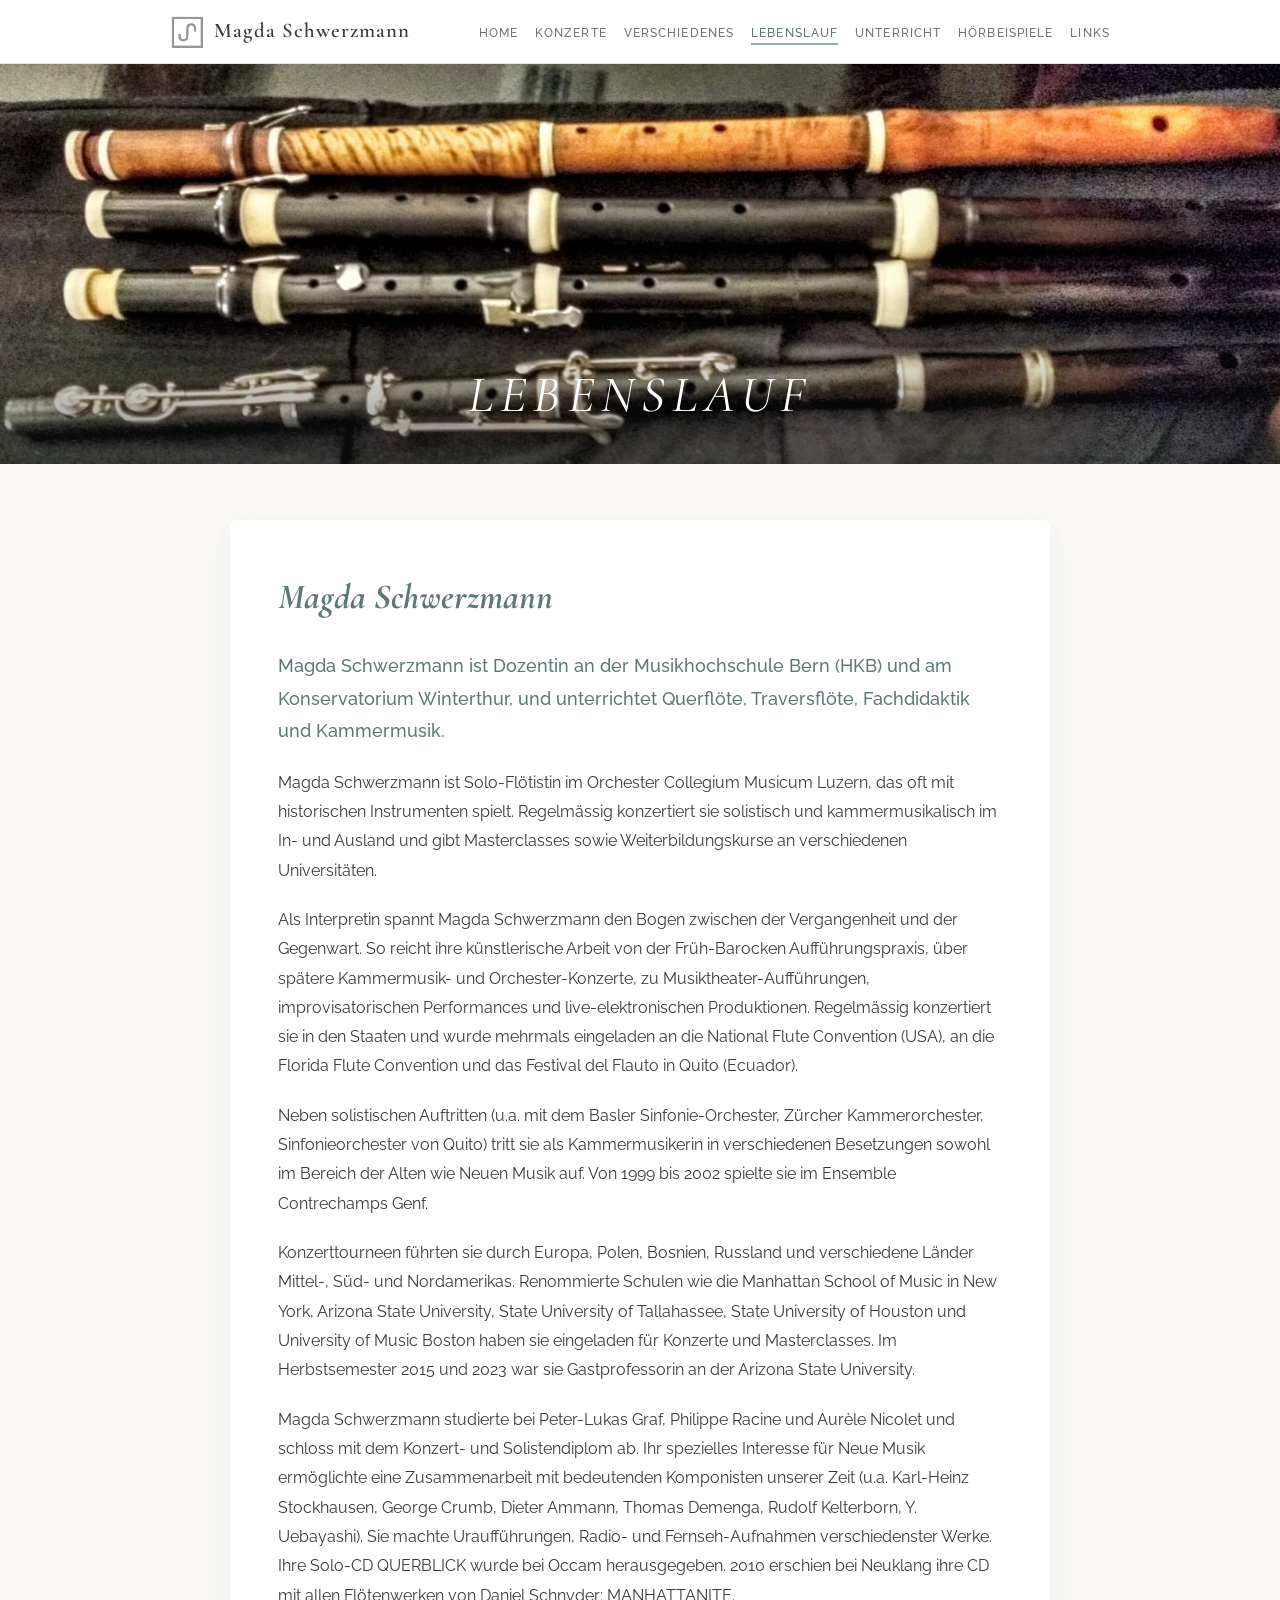
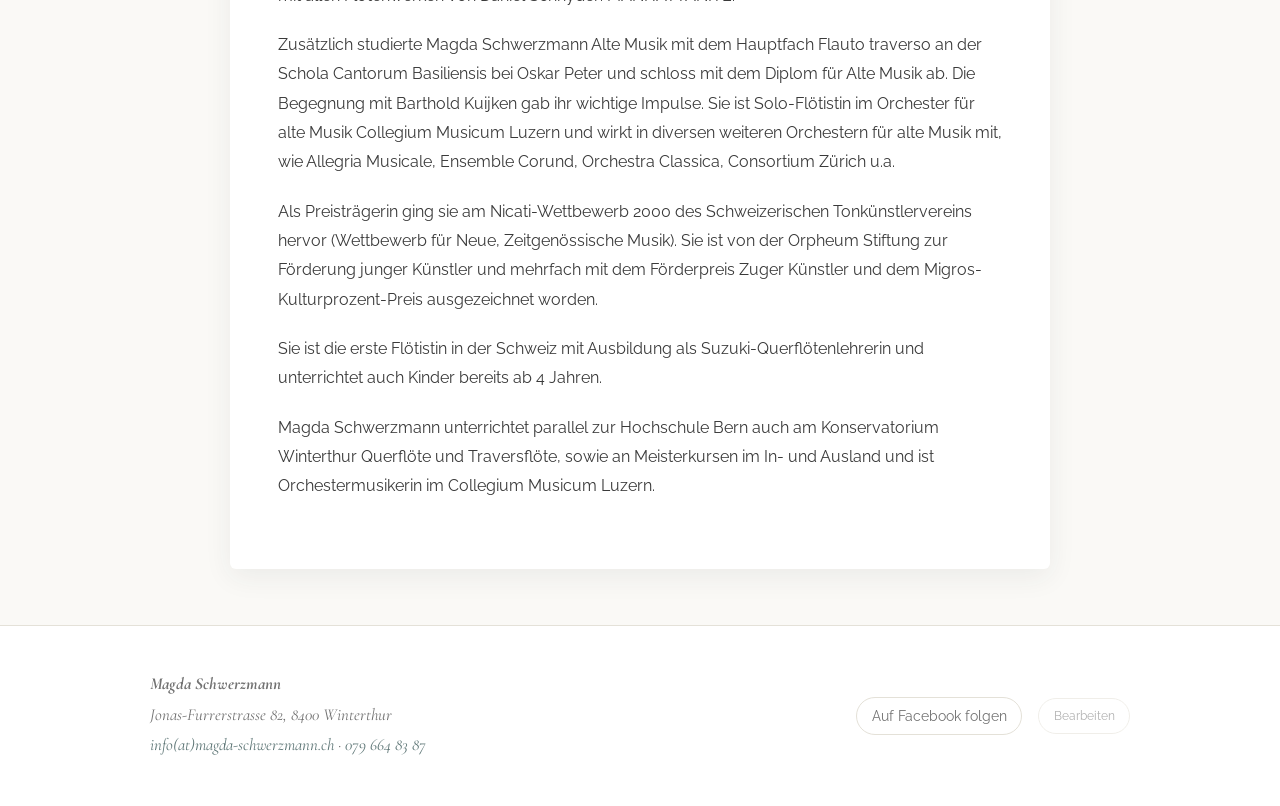
<file: lebenslauf/index.html>
<!DOCTYPE html>
<html lang="de">
<head>
  <meta charset="utf-8" />
  <meta name="viewport" content="width=device-width, initial-scale=1" />
  <title>LEBENSLAUF | Magda Schwerzmann</title>
  <meta name="description" content="Magda Schwerzmann – Querflöte · Traversflöte · Kammermusik · Pädagogik in Winterthur" />
  <link rel="icon" href="../assets/images/logo.png" type="image/png" />
  <link rel="stylesheet" href="../assets/style.css" />
</head>
<body>
  <header class="site-header">
    <div class="header-inner">
      <a href="../" class="brand">
        <img src="../assets/images/logo.png" alt="Logo" />
        <span>Magda Schwerzmann</span>
      </a>
      <button class="nav-toggle" aria-label="Menü öffnen">☰</button>
      <nav class="site-nav" aria-label="Hauptnavigation">
        <ul>
          <li><a href="../">HOME</a></li>
          <li><a href="../konzerte/">KONZERTE</a></li>
          <li><a href="../verschiedenes/">VERSCHIEDENES</a></li>
          <li><a href="../lebenslauf/" class="active">LEBENSLAUF</a></li>
          <li><a href="../unterricht/">UNTERRICHT</a></li>
          <li><a href="../hoerbeispiele/">HÖRBEISPIELE</a></li>
          <li><a href="../links/">LINKS</a></li>
        </ul>
      </nav>
    </div>
  </header>

  <main>
    <section class="page-banner banner-lebenslauf" style="background-image: url('../assets/images/banner-lebenslauf.jpg');">
      <div class="page-banner-content">
        <h1>LEBENSLAUF</h1>
      </div>
    </section>

    <div class="container">
      <article class="bio-card">
        <h2>Magda Schwerzmann</h2>
        <p>Magda Schwerzmann ist Dozentin an der Musikhochschule Bern (HKB) und am Konservatorium Winterthur, und unterrichtet Querflöte, Traversflöte, Fachdidaktik und Kammermusik.</p>
        <p>Magda Schwerzmann ist Solo-Flötistin im Orchester Collegium Musicum Luzern, das oft mit historischen Instrumenten spielt. Regelmässig konzertiert sie solistisch und kammermusikalisch im In- und Ausland und gibt Masterclasses sowie Weiterbildungskurse an verschiedenen Universitäten.</p>
        <p>Als Interpretin spannt Magda Schwerzmann den Bogen zwischen der Vergangenheit und der Gegenwart. So reicht ihre künstlerische Arbeit von der Früh-Barocken Aufführungspraxis, über spätere Kammermusik- und Orchester-Konzerte, zu Musiktheater-Aufführungen, improvisatorischen Performances und live-elektronischen Produktionen. Regelmässig konzertiert sie in den Staaten und wurde mehrmals eingeladen an die National Flute Convention (USA), an die Florida Flute Convention und das Festival del Flauto in Quito (Ecuador).</p>
        <p>Neben solistischen Auftritten (u.a. mit dem Basler Sinfonie-Orchester, Zürcher Kammerorchester, Sinfonieorchester von Quito) tritt sie als Kammermusikerin in verschiedenen Besetzungen sowohl im Bereich der Alten wie Neuen Musik auf. Von 1999 bis 2002 spielte sie im Ensemble Contrechamps Genf.</p>
        <p>Konzerttourneen führten sie durch Europa, Polen, Bosnien, Russland und verschiedene Länder Mittel-, Süd- und Nordamerikas. Renommierte Schulen wie die Manhattan School of Music in New York, Arizona State University, State University of Tallahassee, State University of Houston und University of Music Boston haben sie eingeladen für Konzerte und Masterclasses. Im Herbstsemester 2015 und 2023 war sie Gastprofessorin an der Arizona State University.</p>
        <p>Magda Schwerzmann studierte bei Peter-Lukas Graf, Philippe Racine und Aurèle Nicolet und schloss mit dem Konzert- und Solistendiplom ab. Ihr spezielles Interesse für Neue Musik ermöglichte eine Zusammenarbeit mit bedeutenden Komponisten unserer Zeit (u.a. Karl-Heinz Stockhausen, George Crumb, Dieter Ammann, Thomas Demenga, Rudolf Kelterborn, Y. Uebayashi). Sie machte Uraufführungen, Radio- und Fernseh-Aufnahmen verschiedenster Werke. Ihre Solo-CD QUERBLICK wurde bei Occam herausgegeben. 2010 erschien bei Neuklang ihre CD mit allen Flötenwerken von Daniel Schnyder: MANHATTANITE.</p>
        <p>Zusätzlich studierte Magda Schwerzmann Alte Musik mit dem Hauptfach Flauto traverso an der Schola Cantorum Basiliensis bei Oskar Peter und schloss mit dem Diplom für Alte Musik ab. Die Begegnung mit Barthold Kuijken gab ihr wichtige Impulse. Sie ist Solo-Flötistin im Orchester für alte Musik Collegium Musicum Luzern und wirkt in diversen weiteren Orchestern für alte Musik mit, wie Allegria Musicale, Ensemble Corund, Orchestra Classica, Consortium Zürich u.a.</p>
        <p>Als Preisträgerin ging sie am Nicati-Wettbewerb 2000 des Schweizerischen Tonkünstlervereins hervor (Wettbewerb für Neue, Zeitgenössische Musik). Sie ist von der Orpheum Stiftung zur Förderung junger Künstler und mehrfach mit dem Förderpreis Zuger Künstler und dem Migros-Kulturprozent-Preis ausgezeichnet worden.</p>
        <p>Sie ist die erste Flötistin in der Schweiz mit Ausbildung als Suzuki-Querflötenlehrerin und unterrichtet auch Kinder bereits ab 4 Jahren.</p>
        <p>Magda Schwerzmann unterrichtet parallel zur Hochschule Bern auch am Konservatorium Winterthur Querflöte und Traversflöte, sowie an Meisterkursen im In- und Ausland und ist Orchestermusikerin im Collegium Musicum Luzern.</p>
      </article>
    </div>
  </main>

  <footer class="site-footer">
    <div class="footer-inner">
      <div class="footer-contact">
        <p><strong>Magda Schwerzmann</strong></p>
        <p>Jonas-Furrerstrasse 82, 8400 Winterthur</p>
        <p><a href="mailto:info@magda-schwerzmann.ch">info(at)magda-schwerzmann.ch</a> · <a href="tel:0796648387">079 664 83 87</a></p>
      </div>
      <div class="footer-social">
        <a href="https://www.facebook.com/profile.php?id=100005173755310" target="_blank" rel="noopener noreferrer">
          Auf Facebook folgen
        </a>
        <a href="../admin/" class="footer-admin-link" title="Website bearbeiten">Bearbeiten</a>
      </div>
    </div>
  </footer>

  <script src="../assets/site.js"></script>
</body>
</html>
</file>
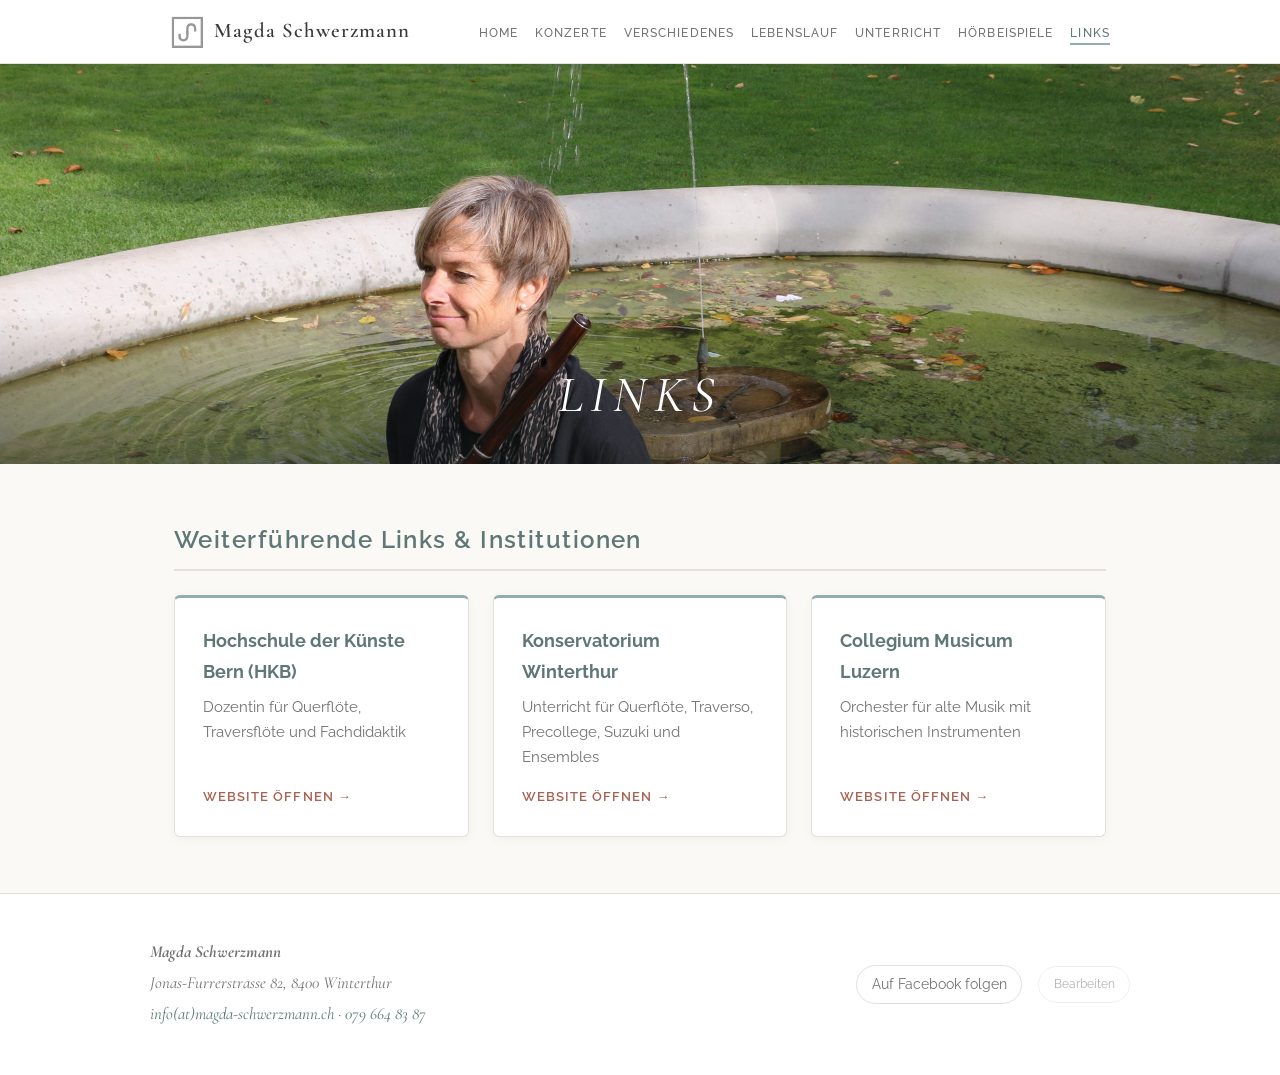
<file: links/index.html>
<!DOCTYPE html>
<html lang="de">
<head>
  <meta charset="utf-8" />
  <meta name="viewport" content="width=device-width, initial-scale=1" />
  <title>LINKS | Magda Schwerzmann</title>
  <meta name="description" content="Magda Schwerzmann – Querflöte · Traversflöte · Kammermusik · Pädagogik in Winterthur" />
  <link rel="icon" href="../assets/images/logo.png" type="image/png" />
  <link rel="stylesheet" href="../assets/style.css" />
</head>
<body>
  <header class="site-header">
    <div class="header-inner">
      <a href="../" class="brand">
        <img src="../assets/images/logo.png" alt="Logo" />
        <span>Magda Schwerzmann</span>
      </a>
      <button class="nav-toggle" aria-label="Menü öffnen">☰</button>
      <nav class="site-nav" aria-label="Hauptnavigation">
        <ul>
          <li><a href="../">HOME</a></li>
          <li><a href="../konzerte/">KONZERTE</a></li>
          <li><a href="../verschiedenes/">VERSCHIEDENES</a></li>
          <li><a href="../lebenslauf/">LEBENSLAUF</a></li>
          <li><a href="../unterricht/">UNTERRICHT</a></li>
          <li><a href="../hoerbeispiele/">HÖRBEISPIELE</a></li>
          <li><a href="../links/" class="active">LINKS</a></li>
        </ul>
      </nav>
    </div>
  </header>

  <main>
    <section class="page-banner banner-links" style="background-image: url('../assets/images/banner-links.jpg');">
      <div class="page-banner-content">
        <h1>LINKS</h1>
      </div>
    </section>

    <div class="container">
      <h2 class="section-heading">Weiterführende Links &amp; Institutionen</h2>
      <div class="links-grid">
        <a href="https://www.hkb.bfh.ch/" target="_blank" rel="noopener noreferrer" class="link-card">
          <div>
            <h3>Hochschule der Künste Bern (HKB)</h3>
            <p>Dozentin für Querflöte, Traversflöte und Fachdidaktik</p>
          </div>
          <span>Website öffnen →</span>
        </a>
        <a href="https://www.konservatorium.ch/" target="_blank" rel="noopener noreferrer" class="link-card">
          <div>
            <h3>Konservatorium Winterthur</h3>
            <p>Unterricht für Querflöte, Traverso, Precollege, Suzuki und Ensembles</p>
          </div>
          <span>Website öffnen →</span>
        </a>
        <a href="https://www.collegium-musicum.ch/" target="_blank" rel="noopener noreferrer" class="link-card">
          <div>
            <h3>Collegium Musicum Luzern</h3>
            <p>Orchester für alte Musik mit historischen Instrumenten</p>
          </div>
          <span>Website öffnen →</span>
        </a>
      </div>
    </div>
  </main>

  <footer class="site-footer">
    <div class="footer-inner">
      <div class="footer-contact">
        <p><strong>Magda Schwerzmann</strong></p>
        <p>Jonas-Furrerstrasse 82, 8400 Winterthur</p>
        <p><a href="mailto:info@magda-schwerzmann.ch">info(at)magda-schwerzmann.ch</a> · <a href="tel:0796648387">079 664 83 87</a></p>
      </div>
      <div class="footer-social">
        <a href="https://www.facebook.com/profile.php?id=100005173755310" target="_blank" rel="noopener noreferrer">
          Auf Facebook folgen
        </a>
        <a href="../admin/" class="footer-admin-link" title="Website bearbeiten">Bearbeiten</a>
      </div>
    </div>
  </footer>

  <script src="../assets/site.js"></script>
</body>
</html>
</file>
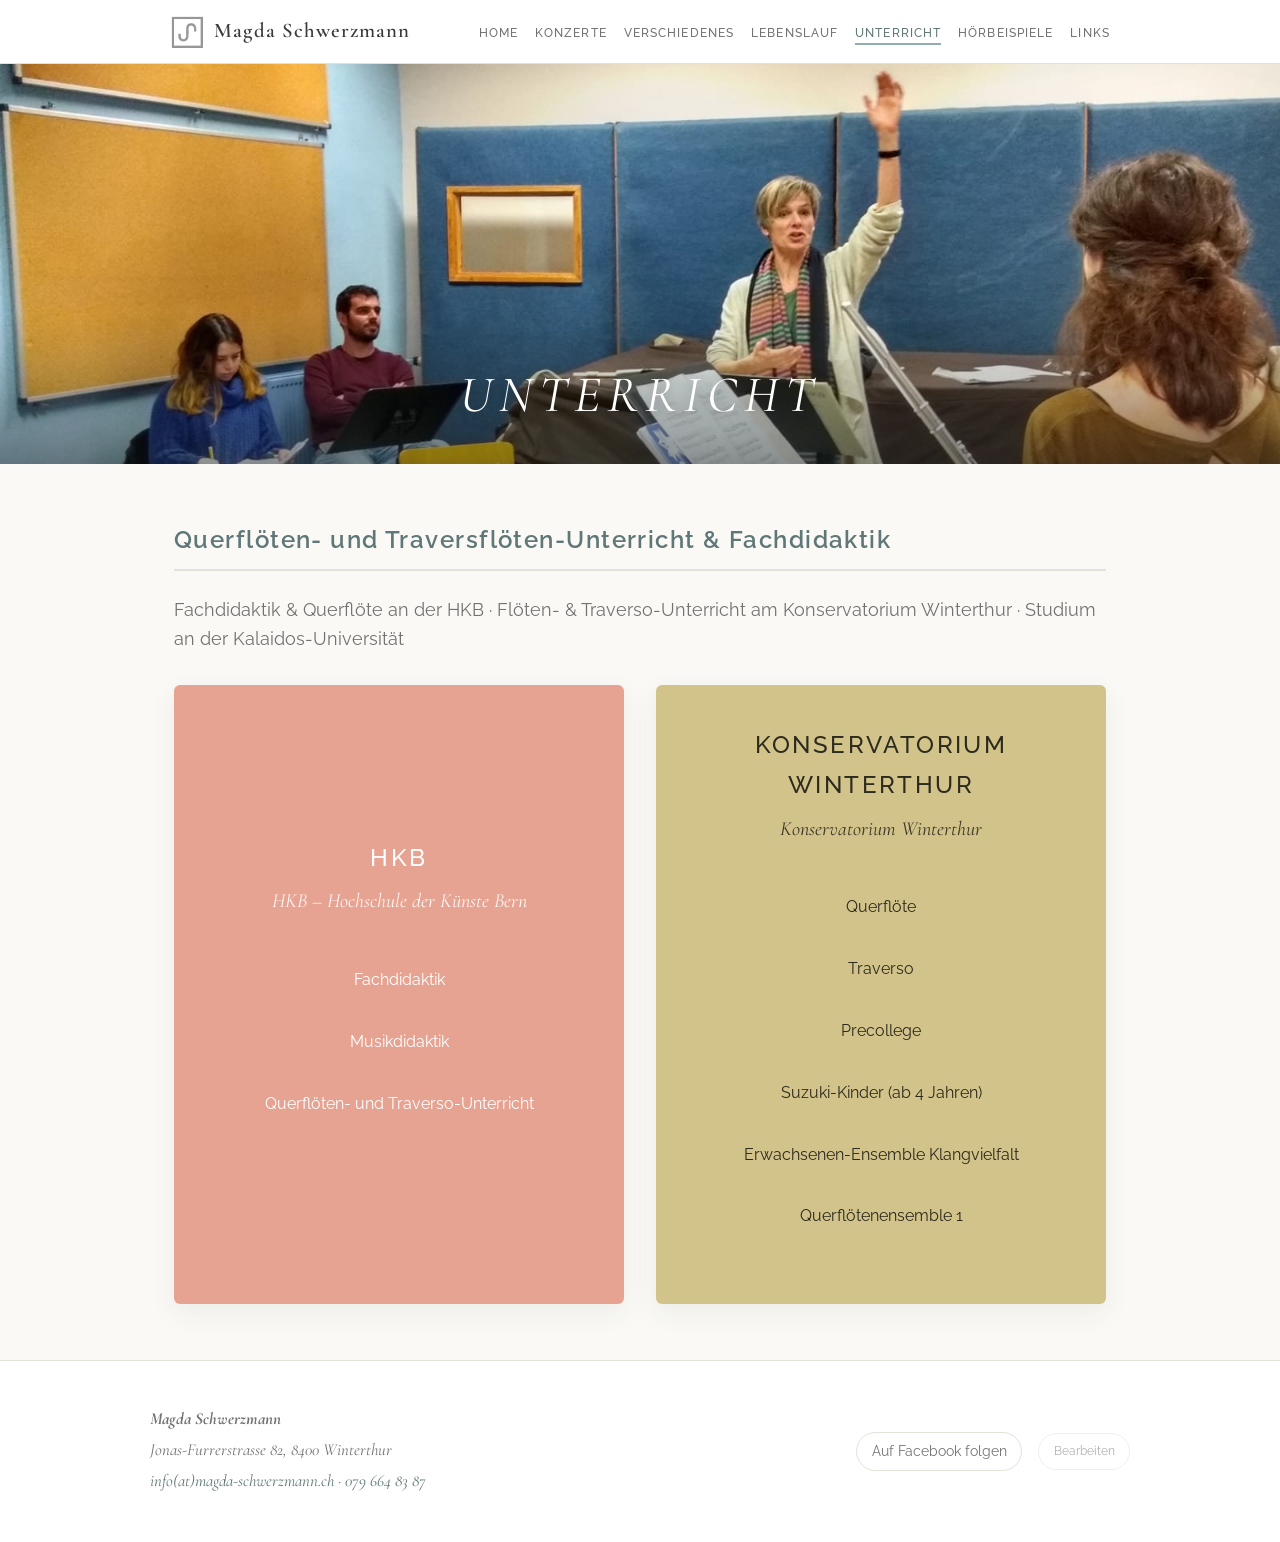
<file: unterricht/index.html>
<!DOCTYPE html>
<html lang="de">
<head>
  <meta charset="utf-8" />
  <meta name="viewport" content="width=device-width, initial-scale=1" />
  <title>UNTERRICHT | Magda Schwerzmann</title>
  <meta name="description" content="Magda Schwerzmann – Querflöte · Traversflöte · Kammermusik · Pädagogik in Winterthur" />
  <link rel="icon" href="../assets/images/logo.png" type="image/png" />
  <link rel="stylesheet" href="../assets/style.css" />
</head>
<body>
  <header class="site-header">
    <div class="header-inner">
      <a href="../" class="brand">
        <img src="../assets/images/logo.png" alt="Logo" />
        <span>Magda Schwerzmann</span>
      </a>
      <button class="nav-toggle" aria-label="Menü öffnen">☰</button>
      <nav class="site-nav" aria-label="Hauptnavigation">
        <ul>
          <li><a href="../">HOME</a></li>
          <li><a href="../konzerte/">KONZERTE</a></li>
          <li><a href="../verschiedenes/">VERSCHIEDENES</a></li>
          <li><a href="../lebenslauf/">LEBENSLAUF</a></li>
          <li><a href="../unterricht/" class="active">UNTERRICHT</a></li>
          <li><a href="../hoerbeispiele/">HÖRBEISPIELE</a></li>
          <li><a href="../links/">LINKS</a></li>
        </ul>
      </nav>
    </div>
  </header>

  <main>
    <section class="page-banner banner-unterricht" style="background-image: url('../assets/images/banner-unterricht.jpg');">
      <div class="page-banner-content">
        <h1>UNTERRICHT</h1>
      </div>
    </section>

    <div class="container">
      <h2 class="section-heading">Querflöten- und Traversflöten-Unterricht &amp; Fachdidaktik</h2>
      <p style="font-size: 1.1rem; color: var(--text-muted); margin-bottom: 2rem;">Fachdidaktik &amp; Querflöte an der HKB · Flöten- &amp; Traverso-Unterricht am Konservatorium Winterthur · Studium an der Kalaidos-Universität</p>
      <div class="feature-cards-grid">
        <div class="feature-card color-rose">
          <h3>HKB</h3>
          <div class="subtitle">HKB – Hochschule der Künste Bern</div>
          <ul>
            <li>Fachdidaktik</li>
            <li>Musikdidaktik</li>
            <li>Querflöten- und Traverso-Unterricht</li>
          </ul>
        </div>
        <div class="feature-card color-sand">
          <h3>Konservatorium Winterthur</h3>
          <div class="subtitle">Konservatorium Winterthur</div>
          <ul>
            <li>Querflöte</li>
            <li>Traverso</li>
            <li>Precollege</li>
            <li>Suzuki-Kinder (ab 4 Jahren)</li>
            <li>Erwachsenen-Ensemble Klangvielfalt</li>
            <li>Querflötenensemble 1</li>
          </ul>
        </div>
      </div>
    </div>
  </main>

  <footer class="site-footer">
    <div class="footer-inner">
      <div class="footer-contact">
        <p><strong>Magda Schwerzmann</strong></p>
        <p>Jonas-Furrerstrasse 82, 8400 Winterthur</p>
        <p><a href="mailto:info@magda-schwerzmann.ch">info(at)magda-schwerzmann.ch</a> · <a href="tel:0796648387">079 664 83 87</a></p>
      </div>
      <div class="footer-social">
        <a href="https://www.facebook.com/profile.php?id=100005173755310" target="_blank" rel="noopener noreferrer">
          Auf Facebook folgen
        </a>
        <a href="../admin/" class="footer-admin-link" title="Website bearbeiten">Bearbeiten</a>
      </div>
    </div>
  </footer>

  <script src="../assets/site.js"></script>
</body>
</html>
</file>
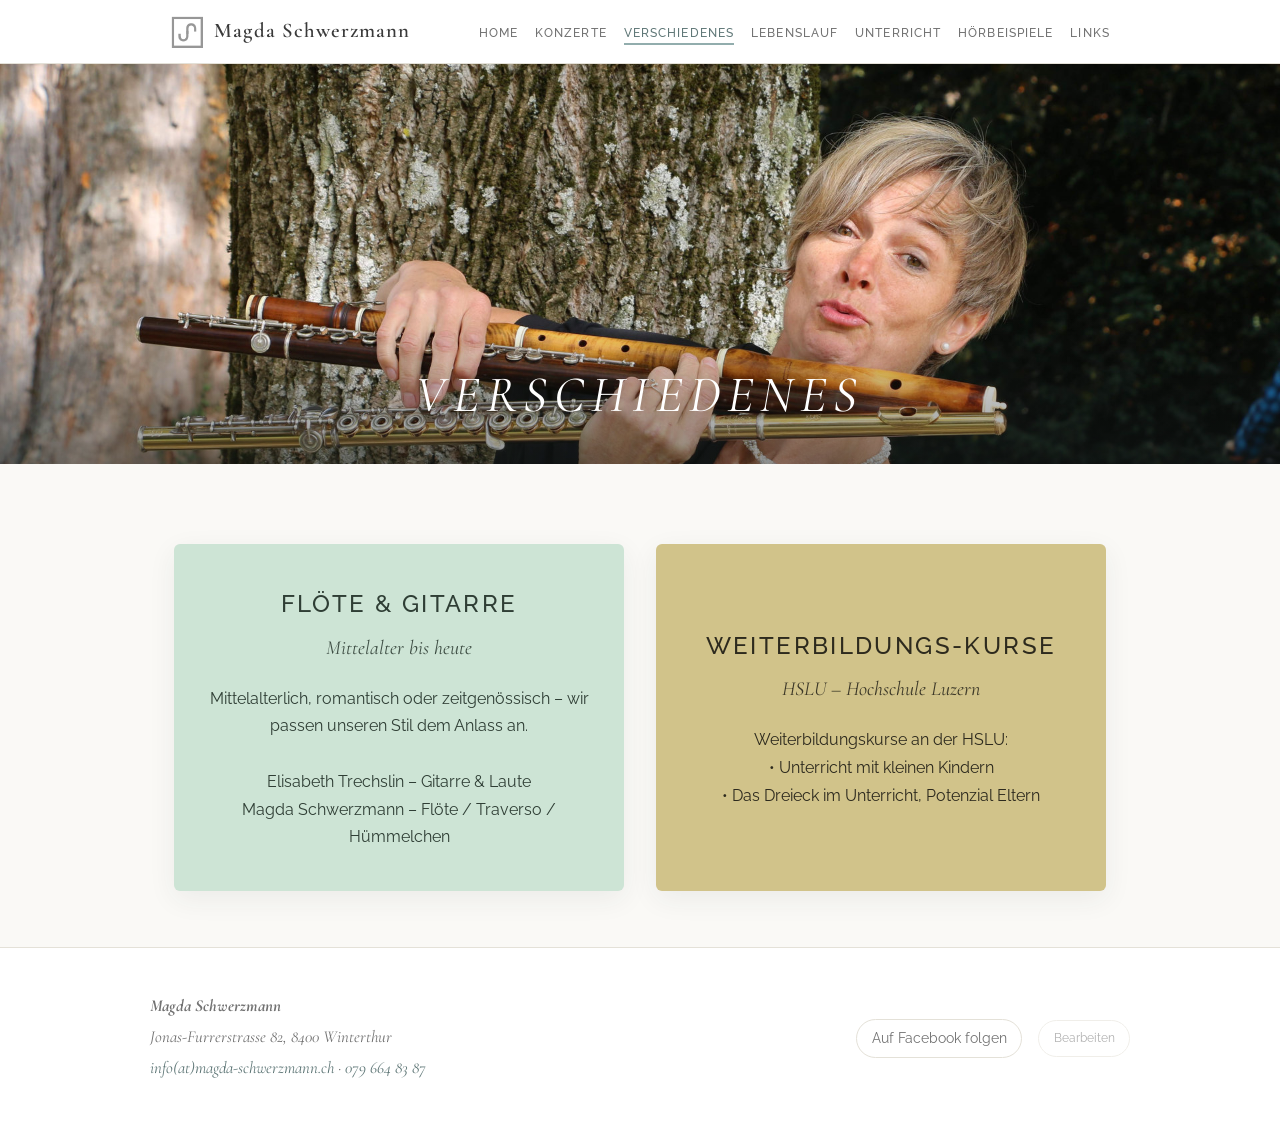
<file: verschiedenes/index.html>
<!DOCTYPE html>
<html lang="de">
<head>
  <meta charset="utf-8" />
  <meta name="viewport" content="width=device-width, initial-scale=1" />
  <title>VERSCHIEDENES | Magda Schwerzmann</title>
  <meta name="description" content="Magda Schwerzmann – Querflöte · Traversflöte · Kammermusik · Pädagogik in Winterthur" />
  <link rel="icon" href="../assets/images/logo.png" type="image/png" />
  <link rel="stylesheet" href="../assets/style.css" />
</head>
<body>
  <header class="site-header">
    <div class="header-inner">
      <a href="../" class="brand">
        <img src="../assets/images/logo.png" alt="Logo" />
        <span>Magda Schwerzmann</span>
      </a>
      <button class="nav-toggle" aria-label="Menü öffnen">☰</button>
      <nav class="site-nav" aria-label="Hauptnavigation">
        <ul>
          <li><a href="../">HOME</a></li>
          <li><a href="../konzerte/">KONZERTE</a></li>
          <li><a href="../verschiedenes/" class="active">VERSCHIEDENES</a></li>
          <li><a href="../lebenslauf/">LEBENSLAUF</a></li>
          <li><a href="../unterricht/">UNTERRICHT</a></li>
          <li><a href="../hoerbeispiele/">HÖRBEISPIELE</a></li>
          <li><a href="../links/">LINKS</a></li>
        </ul>
      </nav>
    </div>
  </header>

  <main>
    <section class="page-banner banner-verschiedenes" style="background-image: url('../assets/images/banner-verschiedenes.jpg');">
      <div class="page-banner-content">
        <h1>VERSCHIEDENES</h1>
      </div>
    </section>

    <div class="container">
      <div class="feature-cards-grid">
        <div class="feature-card color-sage">
          <h3>Flöte &amp; Gitarre</h3>
          <div class="subtitle">Mittelalter bis heute</div>
          <p>Mittelalterlich, romantisch oder zeitgenössisch – wir passen unseren Stil dem Anlass an.

Elisabeth Trechslin – Gitarre &amp; Laute
Magda Schwerzmann – Flöte / Traverso / Hümmelchen</p>
        </div>
        <div class="feature-card color-sand">
          <h3>Weiterbildungs-Kurse</h3>
          <div class="subtitle">HSLU – Hochschule Luzern</div>
          <p>Weiterbildungskurse an der HSLU:
• Unterricht mit kleinen Kindern
• Das Dreieck im Unterricht, Potenzial Eltern</p>
        </div>
      </div>
    </div>
  </main>

  <footer class="site-footer">
    <div class="footer-inner">
      <div class="footer-contact">
        <p><strong>Magda Schwerzmann</strong></p>
        <p>Jonas-Furrerstrasse 82, 8400 Winterthur</p>
        <p><a href="mailto:info@magda-schwerzmann.ch">info(at)magda-schwerzmann.ch</a> · <a href="tel:0796648387">079 664 83 87</a></p>
      </div>
      <div class="footer-social">
        <a href="https://www.facebook.com/profile.php?id=100005173755310" target="_blank" rel="noopener noreferrer">
          Auf Facebook folgen
        </a>
        <a href="../admin/" class="footer-admin-link" title="Website bearbeiten">Bearbeiten</a>
      </div>
    </div>
  </footer>

  <script src="../assets/site.js"></script>
</body>
</html>
</file>
<file: assets/style.css>
@import url('https://fonts.googleapis.com/css2?family=Cormorant+Garamond:ital,wght@0,400;0,500;0,600;1,400;1,600&family=Raleway:wght@300;400;500;600;700&display=swap');

:root {
  --bg: #faf9f6;
  --surface: #ffffff;
  --surface-alt: #f2f0ea;
  --text: #3a3a3a;
  --text-muted: #727272;
  --text-light: #969696;
  --teal: #5f7777;
  --teal-light: #92adad;
  --teal-pale: #e6f0f0;
  --rose: #e7a392;
  --rose-dark: #a86251;
  --sage: #9dbda8;
  --sage-pale: #cde4d5;
  --sand: #d1c38a;
  --sand-pale: #ede1a1;
  --border: #e4e1d8;
  --shadow: 0 8px 28px rgba(45, 55, 55, 0.07);
  --shadow-sm: 0 2px 10px rgba(45, 55, 55, 0.05);
  --radius: 6px;
  --max-width: 980px;
  --font-sans: 'Raleway', -apple-system, BlinkMacSystemFont, 'Segoe UI', sans-serif;
  --font-serif: 'Cormorant Garamond', 'Times New Roman', Georgia, serif;
}

* {
  box-sizing: border-box;
  margin: 0;
  padding: 0;
}

html {
  scroll-behavior: smooth;
}

body {
  font-family: var(--font-sans);
  color: var(--text);
  background-color: var(--bg);
  line-height: 1.65;
  font-weight: 400;
  -webkit-font-smoothing: antialiased;
  display: flex;
  flex-direction: column;
  min-height: 100vh;
}

a {
  color: var(--teal);
  text-decoration: none;
  transition: color 0.2s ease, opacity 0.2s ease;
}

a:hover {
  color: var(--rose-dark);
}

/* Header & Navigation */
.site-header {
  background: rgba(255, 255, 255, 0.96);
  backdrop-filter: blur(8px);
  border-bottom: 1px solid var(--border);
  position: sticky;
  top: 0;
  z-index: 100;
}

.header-inner {
  max-width: var(--max-width);
  margin: 0 auto;
  padding: 0.9rem 1.25rem;
  display: flex;
  align-items: center;
  justify-content: space-between;
  gap: 1.25rem;
}

.brand {
  display: flex;
  align-items: center;
  gap: 0.65rem;
  color: var(--text);
  font-family: var(--font-serif);
  font-size: 1.3rem;
  font-weight: 600;
  letter-spacing: 0.05em;
  white-space: nowrap;
  flex-shrink: 0;
}

.brand img {
  width: 34px;
  height: 34px;
  object-fit: contain;
}

.nav-toggle {
  display: none;
  background: none;
  border: 1px solid var(--border);
  border-radius: 4px;
  padding: 0.45rem 0.65rem;
  cursor: pointer;
  color: var(--text);
  font-size: 1.1rem;
}

.site-nav ul {
  list-style: none;
  display: flex;
  align-items: center;
  gap: 1.05rem;
  flex-wrap: nowrap;
}

.site-nav a {
  font-size: 0.78rem;
  font-weight: 500;
  letter-spacing: 0.09em;
  text-transform: uppercase;
  color: var(--text-muted);
  padding: 0.35rem 0;
  position: relative;
  white-space: nowrap;
}

.site-nav a::after {
  content: '';
  position: absolute;
  left: 0;
  bottom: 0;
  width: 0;
  height: 2px;
  background: var(--teal-light);
  transition: width 0.25s ease;
}

.site-nav a:hover,
.site-nav a.active {
  color: var(--teal);
}

.site-nav a:hover::after,
.site-nav a.active::after {
  width: 100%;
}

/* Page Banners & Heroes */
.page-banner {
  position: relative;
  height: 400px;
  min-height: 280px;
  background-size: cover;
  background-position: center;
  display: flex;
  align-items: flex-end;
  justify-content: center;
  text-align: center;
  color: #ffffff;
  overflow: hidden;
}

.page-banner:not(.home-hero)::after {
  content: '';
  position: absolute;
  left: 0;
  right: 0;
  bottom: 0;
  height: 38%;
  background: linear-gradient(to top, rgba(18, 24, 24, 0.48) 0%, transparent 100%);
  pointer-events: none;
}

.banner-konzerte {
  background-position: 42% 45%;
}

.banner-verschiedenes {
  background-position: 62% 22%;
}

.banner-lebenslauf {
  background-position: center center;
}

.banner-unterricht {
  background-position: 60% 30%;
}

.banner-hoerbeispiele {
  background-position: 62% 24%;
}

.banner-links {
  background-position: 38% 60%;
}

.page-banner-content {
  position: relative;
  z-index: 2;
  padding: 1.5rem 1.5rem 1.65rem;
  max-width: 820px;
}

.page-banner h1 {
  font-family: var(--font-serif);
  font-style: italic;
  font-weight: 400;
  font-size: clamp(2.2rem, 5vw, 3.2rem);
  letter-spacing: 0.14em;
  text-transform: uppercase;
  text-shadow: 0 2px 16px rgba(0, 0, 0, 0.35);
}

/* Home Hero */
.home-hero {
  height: 680px;
  align-items: stretch;
  background-position: 62% 25%;
}

.home-hero .page-banner-content {
  display: flex;
  flex-direction: column;
  justify-content: space-between;
  align-items: center;
  width: 100%;
  max-width: 960px;
  padding: 1.5rem 1.5rem 5.25rem;
}

.home-hero h1 {
  font-family: var(--font-serif);
  font-style: normal;
  font-size: clamp(2.4rem, 5.5vw, 4.2rem);
  letter-spacing: 0.24em;
  text-transform: none;
  margin-bottom: 0;
  text-shadow: 0 2px 14px rgba(0, 0, 0, 0.28);
}

.btn-hero {
  display: inline-block;
  background: rgba(146, 173, 173, 0.9);
  color: #ffffff;
  font-family: var(--font-sans);
  font-size: 0.9rem;
  font-weight: 500;
  letter-spacing: 0.14em;
  text-transform: uppercase;
  padding: 0.85rem 2.2rem;
  border: 1px solid rgba(255, 255, 255, 0.6);
  border-radius: 2px;
  transition: all 0.25s ease;
}

.btn-hero:hover {
  background: var(--teal);
  color: #ffffff;
  transform: translateY(-1px);
}

/* Main Container */
main {
  flex: 1;
}

.container {
  max-width: var(--max-width);
  margin: 0 auto;
  padding: 3.5rem 1.5rem;
}

/* Home Sections */
.home-grid {
  display: grid;
  grid-template-columns: 1fr 1fr;
  gap: 2.5rem;
  margin-top: -3.5rem;
  position: relative;
  z-index: 5;
}

.home-card {
  background: var(--surface);
  box-shadow: var(--shadow);
  border-radius: var(--radius);
  padding: 2.5rem;
  display: flex;
  flex-direction: column;
  justify-content: center;
}

.home-card-aktuell {
  border-top: 4px solid var(--teal-light);
}

.aktuell-badge {
  display: inline-block;
  font-size: 0.78rem;
  font-weight: 600;
  letter-spacing: 0.16em;
  text-transform: uppercase;
  color: var(--teal);
  margin-bottom: 0.75rem;
}

.aktuell-date {
  font-family: var(--font-serif);
  font-size: 1.65rem;
  font-weight: 600;
  color: var(--text);
  margin-bottom: 0.35rem;
}

.aktuell-location {
  font-size: 1.05rem;
  font-weight: 600;
  color: var(--rose-dark);
  margin-bottom: 0.65rem;
}

.aktuell-program {
  font-size: 0.98rem;
  color: var(--text-muted);
  white-space: pre-line;
  margin-bottom: 1.25rem;
}

.aktuell-link {
  font-size: 0.82rem;
  font-weight: 600;
  letter-spacing: 0.1em;
  text-transform: uppercase;
  color: var(--teal);
  align-self: flex-start;
}

.home-card-about {
  background: var(--teal-light);
  color: #ffffff;
}

.home-card-about h2 {
  font-family: var(--font-sans);
  font-size: 1.15rem;
  font-weight: 500;
  letter-spacing: 0.16em;
  text-transform: uppercase;
  margin-bottom: 1rem;
}

.home-card-about p {
  font-size: 1.08rem;
  line-height: 1.75;
  font-weight: 300;
}

.home-Listen-banner {
  margin-top: 2.5rem;
  display: grid;
  grid-template-columns: 1.2fr 1fr;
  background: var(--surface);
  border-radius: var(--radius);
  overflow: hidden;
  box-shadow: var(--shadow);
}

.home-nature-photo {
  background-size: cover;
  background-position: center;
  min-height: 320px;
}

.home-listen-box {
  position: relative;
  display: flex;
  align-items: center;
  justify-content: center;
  padding: 2.5rem;
  background-size: cover;
  background-position: center;
  min-height: 320px;
  text-align: center;
}

.home-listen-box::before {
  content: '';
  position: absolute;
  inset: 0;
  background: rgba(35, 45, 45, 0.45);
  transition: background 0.3s ease;
}

.home-listen-box:hover::before {
  background: rgba(35, 45, 45, 0.3);
}

.home-listen-box a {
  position: relative;
  z-index: 2;
  color: #ffffff;
  font-family: var(--font-serif);
  font-style: italic;
  font-size: 2rem;
  letter-spacing: 0.1em;
  border: 1px solid rgba(255, 255, 255, 0.75);
  padding: 0.8rem 2rem;
  background: rgba(0, 0, 0, 0.25);
  backdrop-filter: blur(4px);
}

/* Concerts Page */
.section-heading {
  font-family: var(--font-sans);
  font-size: 1.5rem;
  font-weight: 600;
  color: var(--teal);
  letter-spacing: 0.06em;
  margin-bottom: 1.5rem;
  padding-bottom: 0.6rem;
  border-bottom: 2px solid var(--border);
}

.concerts-list {
  display: flex;
  flex-direction: column;
  gap: 1.25rem;
  margin-bottom: 3rem;
}

.concert-item {
  background: var(--surface);
  border: 1px solid var(--border);
  border-left: 4px solid var(--teal-light);
  border-radius: var(--radius);
  padding: 1.4rem 1.75rem;
  box-shadow: var(--shadow-sm);
  display: grid;
  grid-template-columns: 240px 1fr;
  gap: 1.5rem;
  align-items: start;
  transition: transform 0.15s ease, box-shadow 0.15s ease;
}

.concert-item:hover {
  box-shadow: var(--shadow);
}

.concert-item.upcoming {
  border-left-color: var(--rose);
  background: #fffdfb;
}

.concert-meta {
  display: flex;
  flex-direction: column;
  gap: 0.25rem;
}

.concert-date {
  font-family: var(--font-serif);
  font-size: 1.25rem;
  font-weight: 600;
  color: var(--text);
}

.concert-location {
  font-size: 0.92rem;
  font-weight: 600;
  color: var(--teal);
}

.concert-body h3 {
  font-size: 1.08rem;
  font-weight: 600;
  color: var(--text);
  margin-bottom: 0.35rem;
}

.concert-details {
  font-size: 0.95rem;
  color: var(--text-muted);
  white-space: pre-line;
  line-height: 1.55;
}

.concert-link {
  display: inline-block;
  margin-top: 0.6rem;
  font-size: 0.85rem;
  font-weight: 600;
  color: var(--rose-dark);
  text-decoration: underline;
}

.year-group-title {
  font-family: var(--font-serif);
  font-size: 1.5rem;
  font-weight: 600;
  color: var(--text-muted);
  margin: 2rem 0 1rem;
}

/* Verschiedenes & Unterricht Colored Feature Cards */
.feature-cards-grid {
  display: grid;
  grid-template-columns: repeat(auto-fit, minmax(min(100%, 280px), 1fr));
  gap: 2rem;
  margin-top: 1.5rem;
}

.feature-card {
  border-radius: var(--radius);
  padding: 2.5rem 1.75rem;
  box-shadow: var(--shadow);
  text-align: center;
  display: flex;
  flex-direction: column;
  justify-content: center;
  min-height: 290px;
  min-width: 0;
  overflow-wrap: break-word;
}

.feature-card.color-sage {
  background: var(--sage-pale);
  color: #2f3e35;
}

.feature-card.color-sand {
  background: var(--sand);
  color: #2d2a1e;
}

.feature-card.color-rose {
  background: var(--rose);
  color: #ffffff;
}

.feature-card.color-teal {
  background: var(--teal-light);
  color: #ffffff;
}

.feature-card h3 {
  font-family: var(--font-sans);
  font-size: clamp(1.2rem, 3.8vw, 1.5rem);
  font-weight: 500;
  letter-spacing: 0.1em;
  text-transform: uppercase;
  margin-bottom: 0.5rem;
  overflow-wrap: break-word;
  hyphens: auto;
}

.feature-card .subtitle {
  font-family: var(--font-serif);
  font-style: italic;
  font-size: 1.25rem;
  margin-bottom: 1.25rem;
  opacity: 0.9;
}

.feature-card p,
.feature-card ul {
  font-size: 1.02rem;
  line-height: 1.7;
  white-space: pre-line;
  list-style: none;
}

.feature-card li {
  margin-bottom: 0.4rem;
}

/* Biography (Lebenslauf) */
.bio-card {
  background: var(--surface);
  border-radius: var(--radius);
  box-shadow: var(--shadow);
  padding: 3rem;
  max-width: 820px;
  margin: 0 auto;
}

.bio-card h2 {
  font-family: var(--font-serif);
  font-style: italic;
  font-size: 2.2rem;
  color: var(--teal);
  margin-bottom: 1.5rem;
}

.bio-card p {
  margin-bottom: 1.25rem;
  font-size: 1.03rem;
  line-height: 1.78;
  color: var(--text);
}

.bio-card p:first-of-type {
  font-size: 1.14rem;
  font-weight: 500;
  color: var(--teal);
}

/* Audio Samples (Hörbeispiele) */
.album-section {
  background: var(--surface);
  border-radius: var(--radius);
  box-shadow: var(--shadow);
  padding: 2.5rem;
  margin-bottom: 2.5rem;
}

.album-header {
  margin-bottom: 1.75rem;
}

.album-header h2 {
  font-size: 1.85rem;
  font-weight: 600;
  color: var(--text-muted);
  margin-bottom: 0.4rem;
}

.album-header p {
  font-family: var(--font-serif);
  font-style: italic;
  font-size: 1.3rem;
  color: var(--text-muted);
}

.album-grid {
  display: grid;
  grid-template-columns: 280px minmax(0, 1fr);
  gap: 2.25rem;
  align-items: start;
}

.album-cover {
  width: 100%;
  aspect-ratio: 1 / 1;
  object-fit: cover;
  border-radius: 4px;
  box-shadow: var(--shadow);
}

.tracks-list {
  display: flex;
  flex-direction: column;
  gap: 0.85rem;
  min-width: 0;
  width: 100%;
}

.audio-track {
  background: var(--bg);
  border: 1px solid var(--border);
  border-radius: var(--radius);
  padding: 0.85rem 1.15rem;
  display: flex;
  align-items: center;
  gap: 1rem;
  min-width: 0;
  width: 100%;
  transition: border-color 0.2s ease, background 0.2s ease;
}

.audio-track.playing {
  border-color: var(--teal);
  background: var(--teal-pale);
}

.play-btn {
  width: 42px;
  height: 42px;
  border-radius: 50%;
  border: none;
  background: var(--teal);
  color: #ffffff;
  display: flex;
  align-items: center;
  justify-content: center;
  cursor: pointer;
  flex-shrink: 0;
  transition: background 0.2s ease, transform 0.15s ease;
}

.play-btn:hover {
  background: var(--rose-dark);
  transform: scale(1.05);
}

.play-btn svg {
  width: 16px;
  height: 16px;
  fill: currentColor;
}

.track-info {
  flex: 1;
  min-width: 0;
}

.track-title-row {
  display: flex;
  align-items: baseline;
  justify-content: space-between;
  gap: 0.75rem;
  margin-bottom: 0.35rem;
}

.track-title {
  font-family: var(--font-serif);
  font-style: italic;
  font-size: 1.15rem;
  font-weight: 600;
  color: var(--text);
}

.track-subtitle {
  font-size: 0.85rem;
  color: var(--text-muted);
  margin-left: 0.5rem;
}

.track-time {
  font-size: 0.8rem;
  font-variant-numeric: tabular-nums;
  color: var(--text-muted);
  white-space: nowrap;
}

.track-progress {
  width: 100%;
  height: 6px;
  accent-color: var(--teal);
  cursor: pointer;
}

/* Links Page */
.links-grid {
  display: grid;
  grid-template-columns: repeat(auto-fit, minmax(min(100%, 260px), 1fr));
  gap: 1.5rem;
  margin-top: 1.5rem;
}

.link-card {
  background: var(--surface);
  border: 1px solid var(--border);
  border-top: 3px solid var(--teal-light);
  border-radius: var(--radius);
  padding: 1.75rem;
  box-shadow: var(--shadow-sm);
  transition: transform 0.2s ease, box-shadow 0.2s ease;
  display: flex;
  flex-direction: column;
  justify-content: space-between;
  min-width: 0;
  overflow-wrap: break-word;
}

.link-card:hover {
  transform: translateY(-2px);
  box-shadow: var(--shadow);
}

.link-card h3 {
  font-size: 1.15rem;
  color: var(--teal);
  margin-bottom: 0.5rem;
}

.link-card p {
  font-size: 0.95rem;
  color: var(--text-muted);
  margin-bottom: 1rem;
}

.link-card span {
  font-size: 0.82rem;
  font-weight: 600;
  letter-spacing: 0.08em;
  text-transform: uppercase;
  color: var(--rose-dark);
}

/* Footer */
.site-footer {
  background: var(--surface);
  border-top: 1px solid var(--border);
  padding: 2.75rem 1.5rem;
  margin-top: auto;
}

.footer-inner {
  max-width: var(--max-width);
  margin: 0 auto;
  display: flex;
  flex-wrap: wrap;
  justify-content: space-between;
  align-items: center;
  gap: 1.5rem;
  font-family: var(--font-serif);
  font-style: italic;
  font-size: 1.05rem;
  color: var(--text-muted);
}

.footer-contact p {
  margin-bottom: 0.2rem;
}

.footer-social {
  display: flex;
  align-items: center;
  gap: 1rem;
  font-family: var(--font-sans);
  font-style: normal;
  font-size: 0.85rem;
}

.footer-social a {
  display: inline-flex;
  align-items: center;
  gap: 0.5rem;
  color: var(--text-muted);
  padding: 0.45rem 0.9rem;
  border: 1px solid var(--border);
  border-radius: 999px;
}

.footer-social a:hover {
  color: var(--teal);
  border-color: var(--teal-light);
}

.footer-admin-link {
  font-size: 0.78rem;
  opacity: 0.55;
}

.footer-admin-link:hover {
  opacity: 1;
}

/* Responsive */
@media (max-width: 768px) {
  .nav-toggle {
    display: block;
  }

  .site-nav {
    display: none;
    position: absolute;
    top: 100%;
    left: 0;
    right: 0;
    background: var(--surface);
    border-bottom: 1px solid var(--border);
    padding: 1rem 1.5rem;
    box-shadow: var(--shadow);
  }

  .site-nav.open {
    display: block;
  }

  .site-nav ul {
    flex-direction: column;
    align-items: flex-start;
    gap: 0.75rem;
  }

  .container {
    padding: 2rem 1rem;
  }

  .page-banner {
    height: 280px;
    min-height: 220px;
  }

  .page-banner h1 {
    font-size: clamp(1.5rem, 6.5vw, 2.2rem);
    letter-spacing: 0.08em;
    overflow-wrap: break-word;
  }

  .home-grid,
  .home-Listen-banner,
  .album-grid,
  .concert-item {
    grid-template-columns: minmax(0, 1fr);
  }

  .home-grid {
    margin-top: 1.5rem;
  }

  .home-hero {
    height: 430px;
    background-position: 64% center;
  }

  .home-hero .page-banner-content {
    padding: 1.25rem 1rem 2rem;
  }

  .home-hero h1 {
    font-size: clamp(1.65rem, 6.5vw, 2.4rem);
    letter-spacing: 0.12em;
  }

  .home-card,
  .album-section,
  .concert-item,
  .feature-card,
  .bio-card {
    padding: 1.35rem 1.15rem;
  }

  .album-cover {
    max-width: 100%;
  }

  .audio-track {
    padding: 0.75rem 0.85rem;
    gap: 0.75rem;
  }

  .track-title-row {
    flex-wrap: wrap;
    gap: 0.2rem 0.5rem;
  }

  .track-subtitle {
    display: block;
    margin-left: 0;
  }
}
</file>
